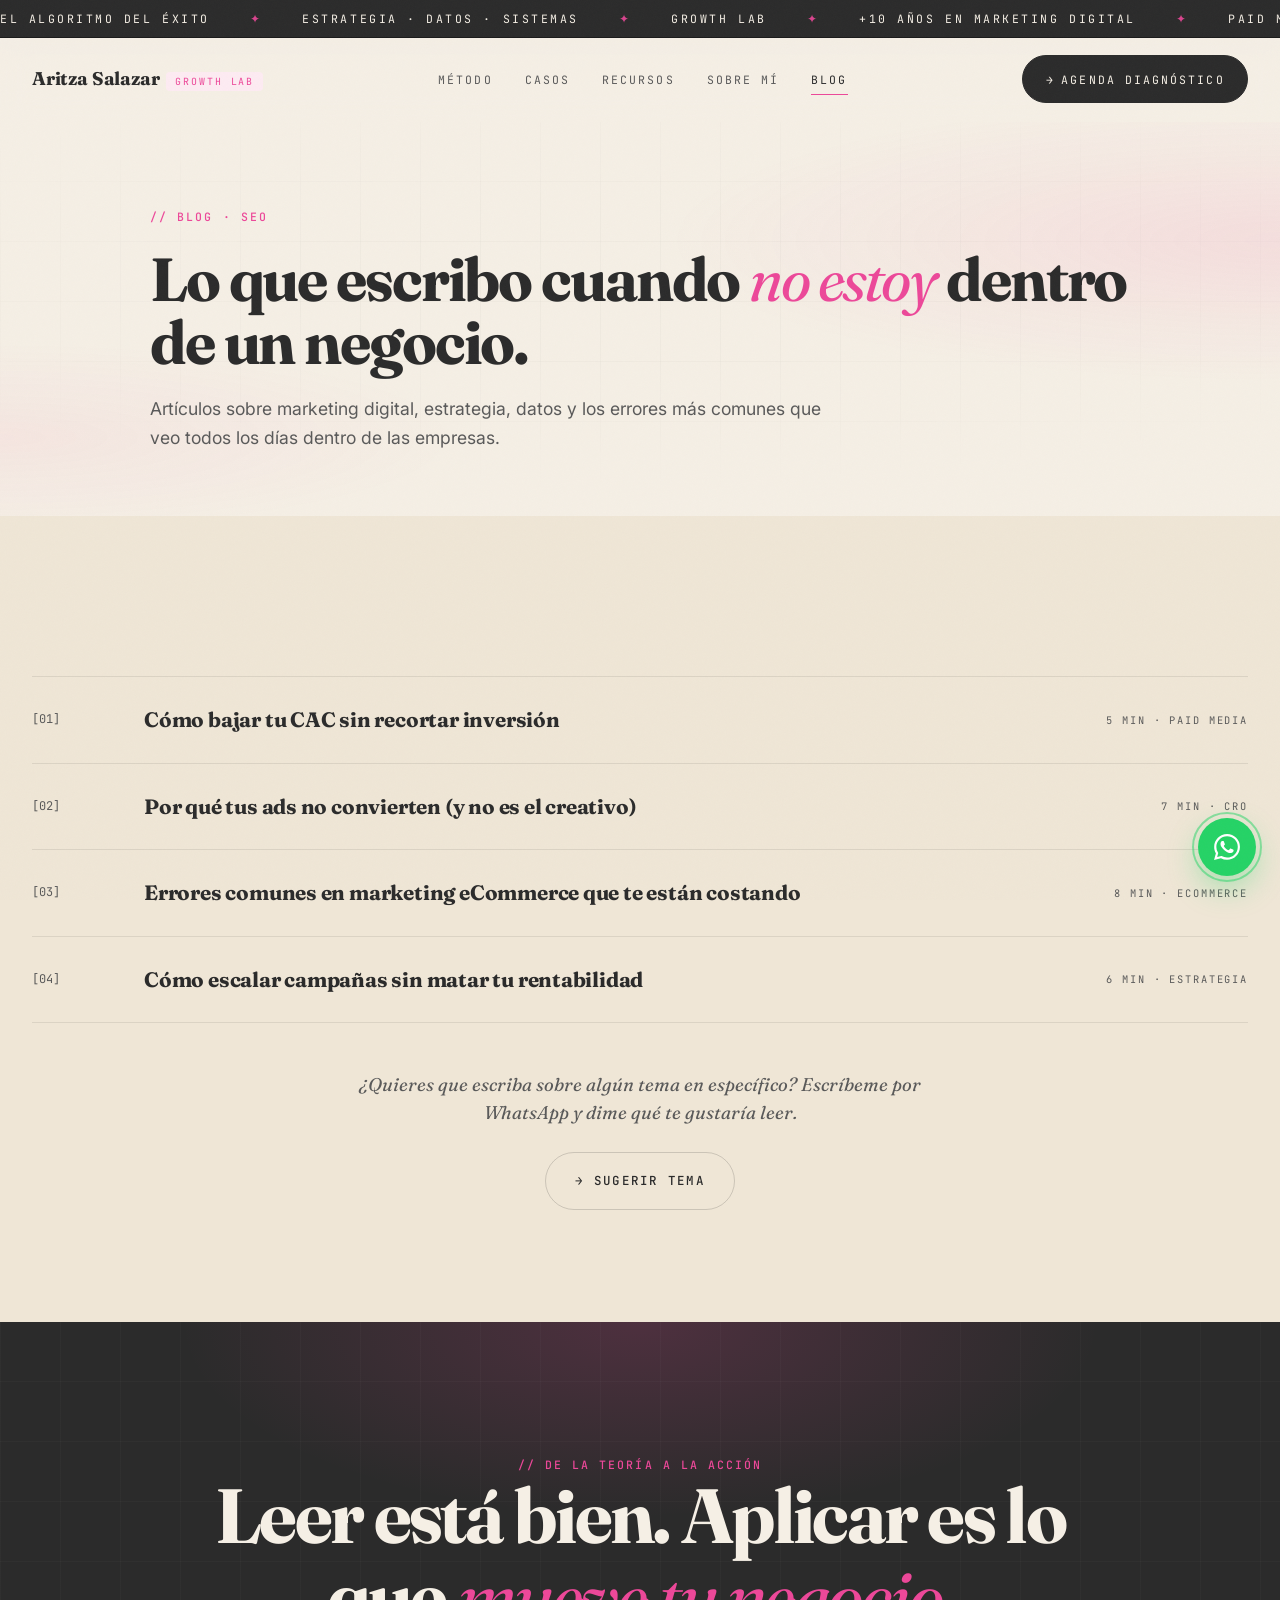
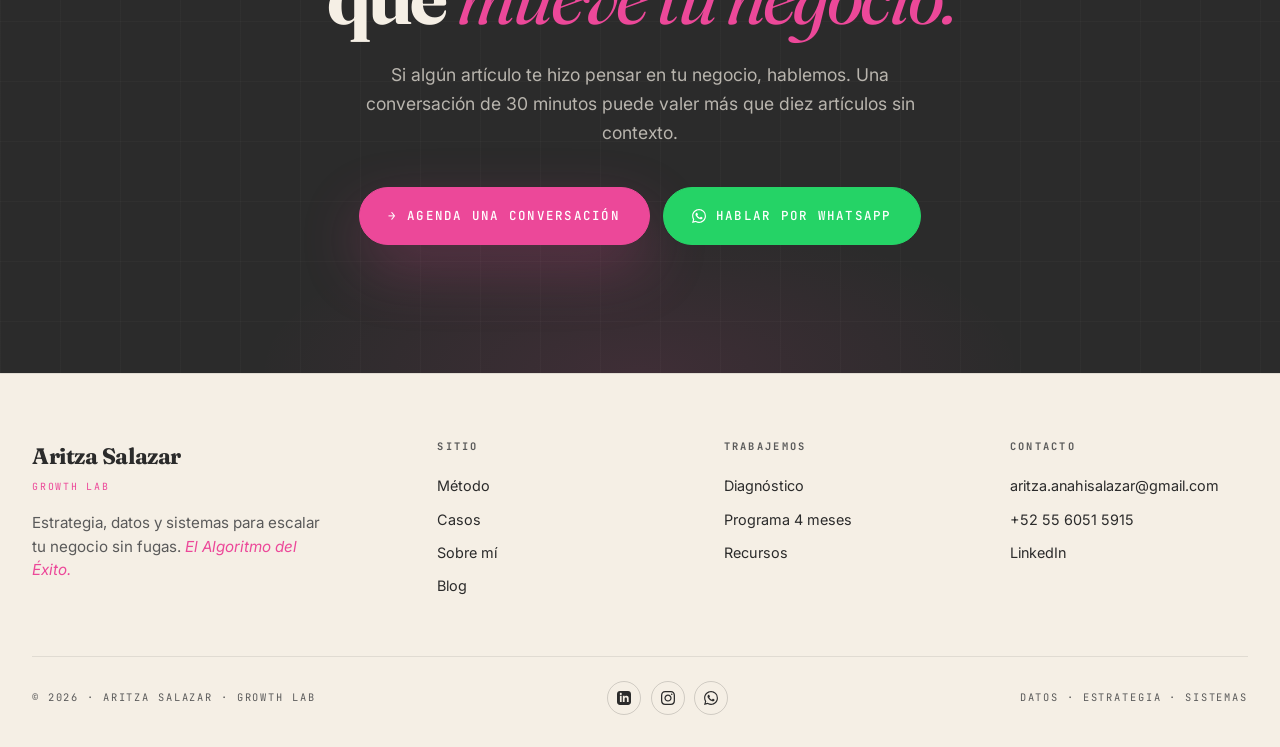
<file: blog.html>
<!DOCTYPE html>
<html lang="es">
<head>
<meta charset="UTF-8">
<meta name="viewport" content="width=device-width, initial-scale=1.0">
<meta name="description" content="Blog · Aritza Salazar — Growth Lab. Artículos sobre marketing digital, estrategia, datos y crecimiento de negocio.">
<title>Blog · Aritza Salazar — Growth Lab</title>

<link rel="preconnect" href="https://fonts.googleapis.com">
<link rel="preconnect" href="https://fonts.gstatic.com" crossorigin>
<link href="https://fonts.googleapis.com/css2?family=Fraunces:ital,opsz,wght@0,9..144,400;0,9..144,600;0,9..144,700;0,9..144,800;1,9..144,400;1,9..144,700&family=Inter:wght@300;400;500;600&family=JetBrains+Mono:wght@400;500;700&display=swap" rel="stylesheet">
<link rel="stylesheet" href="styles.css">
</head>
<body>

<div class="scroll-bar" id="scrollBar"></div>

<!-- ════════════ TICKER ════════════ -->
<div class="ticker">
    <div class="ticker-track">
        <span>El Algoritmo del Éxito</span><span class="dot">✦</span>
        <span>Estrategia · Datos · Sistemas</span><span class="dot">✦</span>
        <span>Growth Lab</span><span class="dot">✦</span>
        <span>+10 años en Marketing Digital</span><span class="dot">✦</span>
        <span>Paid Media · CRO · SEO</span><span class="dot">✦</span>
        <span>El Algoritmo del Éxito</span><span class="dot">✦</span>
        <span>Estrategia · Datos · Sistemas</span><span class="dot">✦</span>
        <span>Growth Lab</span><span class="dot">✦</span>
        <span>+10 años en Marketing Digital</span><span class="dot">✦</span>
        <span>Paid Media · CRO · SEO</span><span class="dot">✦</span>
    </div>
</div>

<!-- ════════════ NAV ════════════ -->
<nav id="nav">
    <a href="index.html" class="brand" aria-label="Inicio">
        <span><span class="brand-name">Aritza Salazar</span><span class="brand-sub">Growth Lab</span></span>
    </a>
    <div class="nav-links">
        <a href="metodo.html">Método</a>
        <a href="casos.html">Casos</a>
        <a href="recursos.html">Recursos</a>
        <a href="sobre.html">Sobre mí</a>
        <a href="blog.html" class="active">Blog</a>
    </div>
    <div style="display:flex;align-items:center;gap:0.7rem">
        <a href="https://wa.me/525560515915?text=Hola%20Aritza%2C%20me%20gustar%C3%ADa%20agendar%20un%20diagn%C3%B3stico%20estrat%C3%A9gico." target="_blank" rel="noopener" class="nav-cta">Agenda diagnóstico</a>
        <button class="menu-toggle" id="menuToggle" aria-label="Abrir menú">
            <svg width="22" height="22" viewBox="0 0 24 24" fill="none" stroke="currentColor" stroke-width="2"><path d="M3 6h18M3 12h18M3 18h18"/></svg>
        </button>
    </div>
</nav>

<div class="mobile-menu" id="mobileMenu">
    <button class="mobile-close" id="mobileClose" aria-label="Cerrar">✕</button>
    <a href="metodo.html">Método</a>
    <a href="casos.html">Casos</a>
    <a href="recursos.html">Recursos</a>
    <a href="sobre.html">Sobre mí</a>
    <a href="blog.html">Blog</a>
    <a href="https://wa.me/525560515915?text=Hola%20Aritza%2C%20me%20gustar%C3%ADa%20agendar%20un%20diagn%C3%B3stico%20estrat%C3%A9gico." target="_blank" rel="noopener" style="color:var(--pink)">Agenda diagnóstico →</a>
</div>

<!-- ════════════ PAGE HERO ════════════ -->
<section class="page-hero">
    <div class="page-hero-inner">
        <span class="eye" style="display:inline-block">// Blog · SEO</span>
        <h1>Lo que escribo cuando <em>no estoy</em> dentro de un negocio.</h1>
        <p class="lead">Artículos sobre marketing digital, estrategia, datos y los errores más comunes que veo todos los días dentro de las empresas.</p>
    </div>
</section>

<!-- ════════════ BLOG LIST ════════════ -->
<section class="s blog">
    <div class="s-inner">
        <div class="blog-list">
            <a class="blog-item rv" href="#">
                <span class="blog-num">[01]</span>
                <h4>Cómo bajar tu CAC sin recortar inversión</h4>
                <span class="read">5 min · Paid Media</span>
            </a>
            <a class="blog-item rv" href="#">
                <span class="blog-num">[02]</span>
                <h4>Por qué tus ads no convierten (y no es el creativo)</h4>
                <span class="read">7 min · CRO</span>
            </a>
            <a class="blog-item rv" href="#">
                <span class="blog-num">[03]</span>
                <h4>Errores comunes en marketing eCommerce que te están costando</h4>
                <span class="read">8 min · eCommerce</span>
            </a>
            <a class="blog-item rv" href="#">
                <span class="blog-num">[04]</span>
                <h4>Cómo escalar campañas sin matar tu rentabilidad</h4>
                <span class="read">6 min · Estrategia</span>
            </a>
            <!-- ════════════ Para añadir más artículos, copia este bloque ════════════
            <a class="blog-item rv" href="articulo-slug.html">
                <span class="blog-num">[05]</span>
                <h4>Título del artículo nuevo</h4>
                <span class="read">X min · Categoría</span>
            </a>
            -->
        </div>
        <div style="text-align:center;margin-top:3rem" class="rv">
            <p style="font-family:'Fraunces',serif;font-style:italic;font-size:1.15rem;color:var(--ink-soft);max-width:640px;margin:0 auto 1.6rem;line-height:1.5">¿Quieres que escriba sobre algún tema en específico? Escríbeme por WhatsApp y dime qué te gustaría leer.</p>
            <a href="https://wa.me/525560515915?text=Hola%20Aritza%2C%20me%20gustar%C3%ADa%20que%20escribieras%20sobre..." target="_blank" rel="noopener" class="btn btn-ghost"><span class="arr">→</span> Sugerir tema</a>
        </div>
    </div>
</section>

<!-- ════════════ CIERRE ════════════ -->
<section class="cierre">
    <div class="inner">
        <span class="eye">// De la teoría a la acción</span>
        <h2>Leer está bien. Aplicar es lo que <em>mueve tu negocio.</em></h2>
        <p>Si algún artículo te hizo pensar en tu negocio, hablemos. Una conversación de 30 minutos puede valer más que diez artículos sin contexto.</p>
        <div class="ctas">
            <a href="https://wa.me/525560515915?text=Hola%20Aritza%2C%20me%20gustar%C3%ADa%20agendar%20un%20diagn%C3%B3stico%20estrat%C3%A9gico." target="_blank" rel="noopener" class="btn btn-primary"><span class="arr">→</span> Agenda una conversación</a>
            <a href="https://wa.me/525560515915?text=Hola%20Aritza%2C%20vi%20tu%20p%C3%A1gina%20y%20quiero%20agendar%20un%20diagn%C3%B3stico%20estrat%C3%A9gico." target="_blank" rel="noopener" class="btn btn-wa">
                <svg width="14" height="14" viewBox="0 0 24 24" fill="currentColor"><path d="M17.472 14.382c-.297-.149-1.758-.867-2.03-.967-.273-.099-.471-.148-.67.15-.197.297-.767.966-.94 1.164-.173.199-.347.223-.644.075-.297-.15-1.255-.463-2.39-1.475-.883-.788-1.48-1.761-1.653-2.059-.173-.297-.018-.458.13-.606.134-.133.298-.347.446-.52.149-.174.198-.298.298-.497.099-.198.05-.371-.025-.52-.075-.149-.669-1.612-.916-2.207-.242-.579-.487-.5-.669-.51l-.57-.01c-.198 0-.52.074-.792.372s-1.04 1.016-1.04 2.479 1.065 2.876 1.213 3.074c.149.198 2.096 3.2 5.077 4.487.709.306 1.262.489 1.694.625.712.227 1.36.195 1.871.118.571-.085 1.758-.719 2.006-1.413.248-.694.248-1.289.173-1.413-.074-.124-.272-.198-.57-.347m-5.421 7.403h-.004a9.87 9.87 0 0 1-5.031-1.378l-.361-.214-3.741.982.998-3.648-.235-.374a9.86 9.86 0 0 1-1.51-5.26c.001-5.45 4.436-9.884 9.888-9.884 2.64 0 5.122 1.03 6.988 2.898a9.825 9.825 0 0 1 2.893 6.994c-.003 5.45-4.437 9.884-9.885 9.884m8.413-18.297A11.815 11.815 0 0 0 12.05 0C5.495 0 .16 5.335.157 11.892c0 2.096.547 4.142 1.588 5.945L.057 24l6.305-1.654a11.882 11.882 0 0 0 5.683 1.448h.005c6.554 0 11.89-5.335 11.893-11.893a11.821 11.821 0 0 0-3.48-8.413"/></svg>
                Hablar por WhatsApp
            </a>
        </div>
    </div>
</section>

<!-- ════════════ FOOTER ════════════ -->
<footer>
    <div class="foot-grid">
        <div>
            <div style="margin-bottom:1rem">
                <div style="font-family:'Fraunces',serif;font-weight:700;font-size:1.4rem;letter-spacing:-0.02em">Aritza Salazar</div>
                <div style="font-family:'JetBrains Mono',monospace;font-size:0.62rem;color:var(--pink);letter-spacing:0.18em;text-transform:uppercase;margin-top:0.25rem">Growth Lab</div>
            </div>
            <p class="foot-tag">Estrategia, datos y sistemas para escalar tu negocio sin fugas. <em style="color:var(--pink)">El Algoritmo del Éxito.</em></p>
        </div>
        <div class="foot-col">
            <h5>Sitio</h5>
            <a href="metodo.html">Método</a>
            <a href="casos.html">Casos</a>
            <a href="sobre.html">Sobre mí</a>
            <a href="blog.html">Blog</a>
        </div>
        <div class="foot-col">
            <h5>Trabajemos</h5>
            <a href="https://wa.me/525560515915?text=Hola%20Aritza%2C%20me%20gustar%C3%ADa%20agendar%20un%20diagn%C3%B3stico%20estrat%C3%A9gico." target="_blank" rel="noopener">Diagnóstico</a>
            <a href="https://wa.me/525560515915?text=Hola%20Aritza%2C%20me%20gustar%C3%ADa%20agendar%20un%20diagn%C3%B3stico%20estrat%C3%A9gico." target="_blank" rel="noopener">Programa 4 meses</a>
            <a href="recursos.html">Recursos</a>
        </div>
        <div class="foot-col">
            <h5>Contacto</h5>
            <a href="mailto:aritza.anahisalazar@gmail.com">aritza.anahisalazar@gmail.com</a>
            <a href="https://wa.me/525560515915" target="_blank" rel="noopener">+52 55 6051 5915</a>
            <a href="https://www.linkedin.com/in/arianahisalazar?utm_source=share_via&utm_content=profile&utm_medium=member_android" target="_blank" rel="noopener">LinkedIn</a>
        </div>
    </div>
    <div class="foot-bottom">
        <span>© 2026 · Aritza Salazar · Growth Lab</span>
        <div class="foot-social">
            <a href="https://www.linkedin.com/in/arianahisalazar?utm_source=share_via&utm_content=profile&utm_medium=member_android" target="_blank" rel="noopener" aria-label="LinkedIn"><svg width="14" height="14" viewBox="0 0 24 24" fill="currentColor"><path d="M19 0h-14c-2.761 0-5 2.239-5 5v14c0 2.761 2.239 5 5 5h14c2.762 0 5-2.239 5-5v-14c0-2.761-2.238-5-5-5zm-11 19h-3v-11h3v11zm-1.5-12.268c-.966 0-1.75-.79-1.75-1.764s.784-1.764 1.75-1.764 1.75.79 1.75 1.764-.783 1.764-1.75 1.764zm13.5 12.268h-3v-5.604c0-3.368-4-3.113-4 0v5.604h-3v-11h3v1.765c1.396-2.586 7-2.777 7 2.476v6.759z"/></svg></a>
            <a href="#" aria-label="Instagram"><svg width="14" height="14" viewBox="0 0 24 24" fill="currentColor"><path d="M12 2.163c3.204 0 3.584.012 4.85.07 3.252.148 4.771 1.691 4.919 4.919.058 1.265.069 1.645.069 4.849 0 3.205-.012 3.584-.069 4.849-.149 3.225-1.664 4.771-4.919 4.919-1.266.058-1.644.07-4.85.07-3.204 0-3.584-.012-4.849-.07-3.26-.149-4.771-1.699-4.919-4.92-.058-1.265-.07-1.644-.07-4.849 0-3.204.013-3.583.07-4.849.149-3.227 1.664-4.771 4.919-4.919 1.266-.057 1.645-.069 4.849-.069zm0-2.163c-3.259 0-3.667.014-4.947.072-4.358.2-6.78 2.618-6.98 6.98-.059 1.281-.073 1.689-.073 4.948 0 3.259.014 3.668.072 4.948.2 4.358 2.618 6.78 6.98 6.98 1.281.058 1.689.072 4.948.072 3.259 0 3.668-.014 4.948-.072 4.354-.2 6.782-2.618 6.979-6.98.059-1.28.073-1.689.073-4.948 0-3.259-.014-3.667-.072-4.947-.196-4.354-2.617-6.78-6.979-6.98-1.281-.059-1.69-.073-4.949-.073zm0 5.838c-3.403 0-6.162 2.759-6.162 6.162s2.759 6.163 6.162 6.163 6.162-2.759 6.162-6.163c0-3.403-2.759-6.162-6.162-6.162zm0 10.162c-2.209 0-4-1.79-4-4 0-2.209 1.791-4 4-4s4 1.791 4 4c0 2.21-1.791 4-4 4zm6.406-11.845c-.796 0-1.441.645-1.441 1.44s.645 1.44 1.441 1.44c.795 0 1.439-.645 1.439-1.44s-.644-1.44-1.439-1.44z"/></svg></a>
            <a href="https://wa.me/525560515915" target="_blank" aria-label="WhatsApp"><svg width="14" height="14" viewBox="0 0 24 24" fill="currentColor"><path d="M17.472 14.382c-.297-.149-1.758-.867-2.03-.967-.273-.099-.471-.148-.67.15-.197.297-.767.966-.94 1.164-.173.199-.347.223-.644.075-.297-.15-1.255-.463-2.39-1.475-.883-.788-1.48-1.761-1.653-2.059-.173-.297-.018-.458.13-.606.134-.133.298-.347.446-.52.149-.174.198-.298.298-.497.099-.198.05-.371-.025-.52-.075-.149-.669-1.612-.916-2.207-.242-.579-.487-.5-.669-.51l-.57-.01c-.198 0-.52.074-.792.372s-1.04 1.016-1.04 2.479 1.065 2.876 1.213 3.074c.149.198 2.096 3.2 5.077 4.487.709.306 1.262.489 1.694.625.712.227 1.36.195 1.871.118.571-.085 1.758-.719 2.006-1.413.248-.694.248-1.289.173-1.413-.074-.124-.272-.198-.57-.347m-5.421 7.403h-.004a9.87 9.87 0 0 1-5.031-1.378l-.361-.214-3.741.982.998-3.648-.235-.374a9.86 9.86 0 0 1-1.51-5.26c.001-5.45 4.436-9.884 9.888-9.884 2.64 0 5.122 1.03 6.988 2.898a9.825 9.825 0 0 1 2.893 6.994c-.003 5.45-4.437 9.884-9.885 9.884m8.413-18.297A11.815 11.815 0 0 0 12.05 0C5.495 0 .16 5.335.157 11.892c0 2.096.547 4.142 1.588 5.945L.057 24l6.305-1.654a11.882 11.882 0 0 0 5.683 1.448h.005c6.554 0 11.89-5.335 11.893-11.893a11.821 11.821 0 0 0-3.48-8.413"/></svg></a>
        </div>
        <span>Datos · Estrategia · Sistemas</span>
    </div>
</footer>

<!-- FAB WhatsApp -->
<a href="https://wa.me/525560515915?text=Hola%20Aritza%2C%20me%20interesa%20agendar%20un%20diagn%C3%B3stico." target="_blank" rel="noopener" class="fab" aria-label="WhatsApp directo">
    <svg width="26" height="26" viewBox="0 0 24 24" fill="currentColor"><path d="M17.472 14.382c-.297-.149-1.758-.867-2.03-.967-.273-.099-.471-.148-.67.15-.197.297-.767.966-.94 1.164-.173.199-.347.223-.644.075-.297-.15-1.255-.463-2.39-1.475-.883-.788-1.48-1.761-1.653-2.059-.173-.297-.018-.458.13-.606.134-.133.298-.347.446-.52.149-.174.198-.298.298-.497.099-.198.05-.371-.025-.52-.075-.149-.669-1.612-.916-2.207-.242-.579-.487-.5-.669-.51l-.57-.01c-.198 0-.52.074-.792.372s-1.04 1.016-1.04 2.479 1.065 2.876 1.213 3.074c.149.198 2.096 3.2 5.077 4.487.709.306 1.262.489 1.694.625.712.227 1.36.195 1.871.118.571-.085 1.758-.719 2.006-1.413.248-.694.248-1.289.173-1.413-.074-.124-.272-.198-.57-.347m-5.421 7.403h-.004a9.87 9.87 0 0 1-5.031-1.378l-.361-.214-3.741.982.998-3.648-.235-.374a9.86 9.86 0 0 1-1.51-5.26c.001-5.45 4.436-9.884 9.888-9.884 2.64 0 5.122 1.03 6.988 2.898a9.825 9.825 0 0 1 2.893 6.994c-.003 5.45-4.437 9.884-9.885 9.884m8.413-18.297A11.815 11.815 0 0 0 12.05 0C5.495 0 .16 5.335.157 11.892c0 2.096.547 4.142 1.588 5.945L.057 24l6.305-1.654a11.882 11.882 0 0 0 5.683 1.448h.005c6.554 0 11.89-5.335 11.893-11.893a11.821 11.821 0 0 0-3.48-8.413"/></svg>
</a>

<script src="script.js"></script>
</body>
</html>
</file>
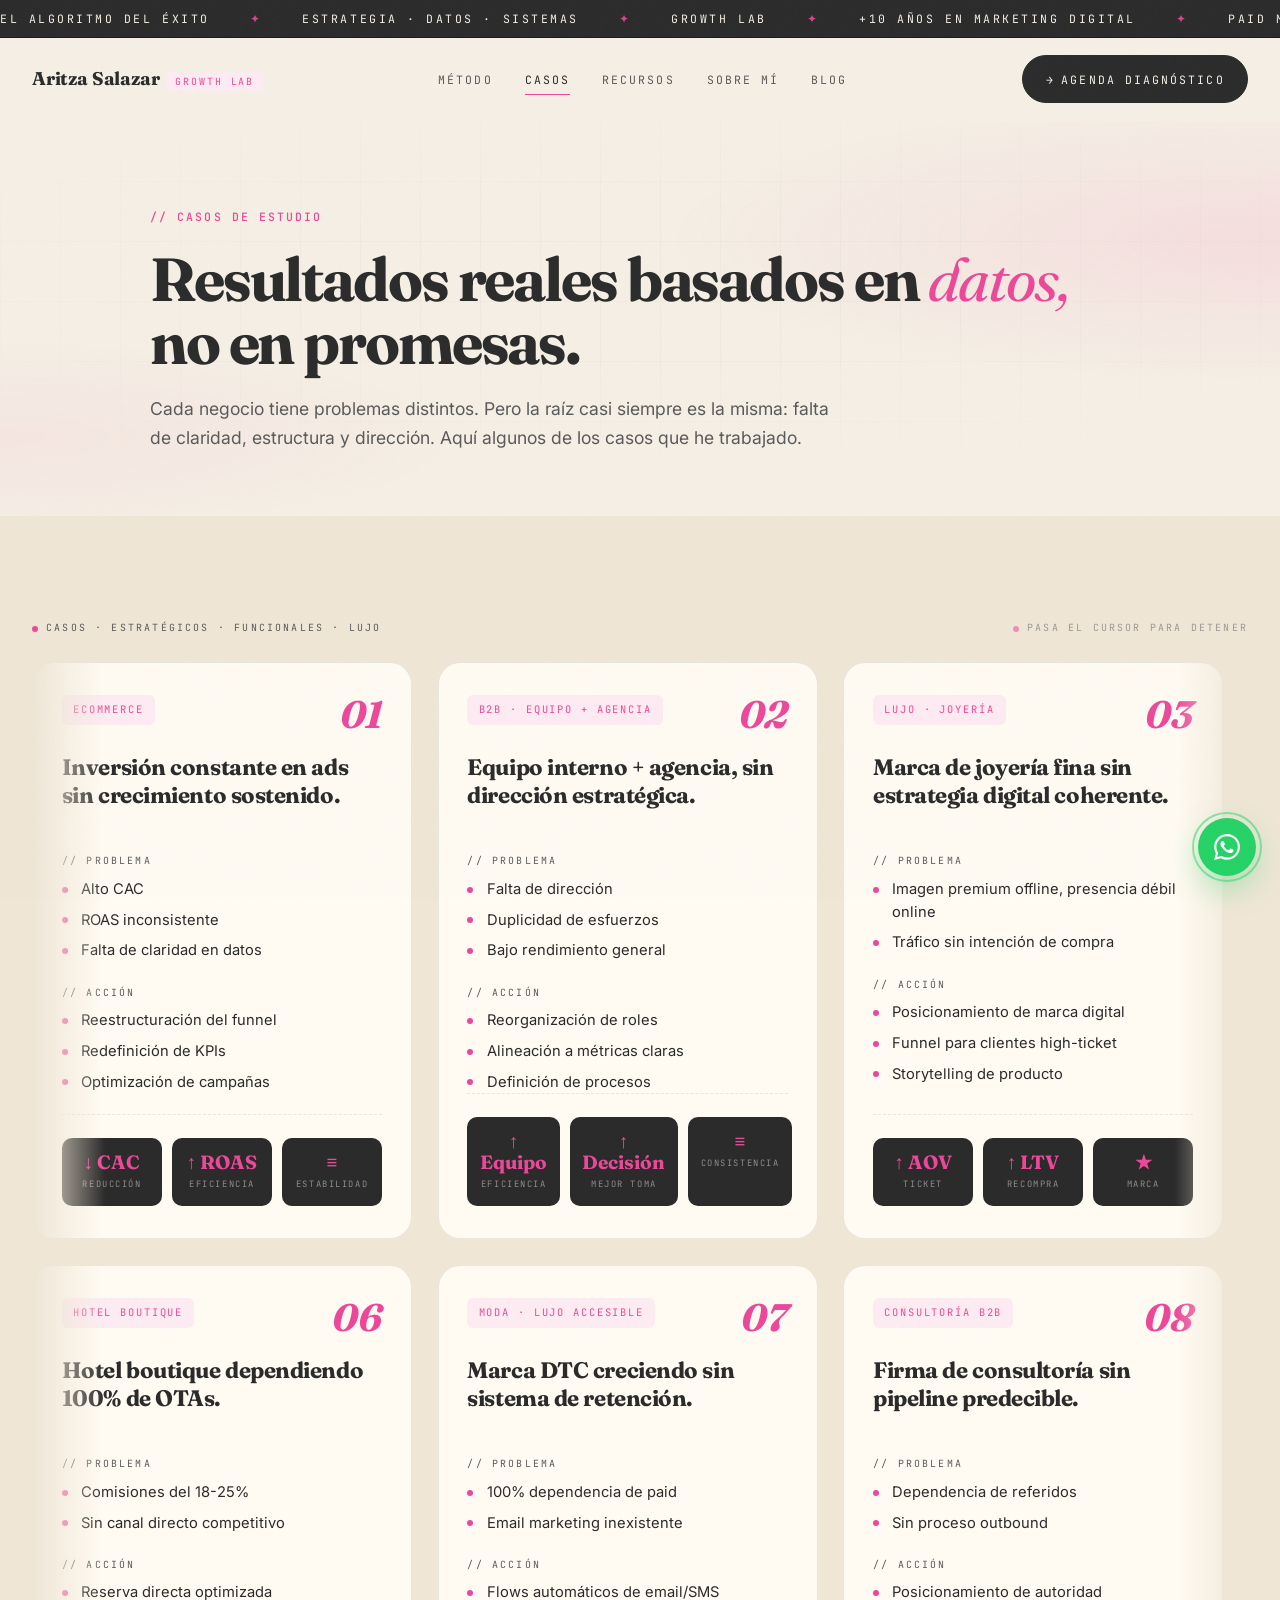
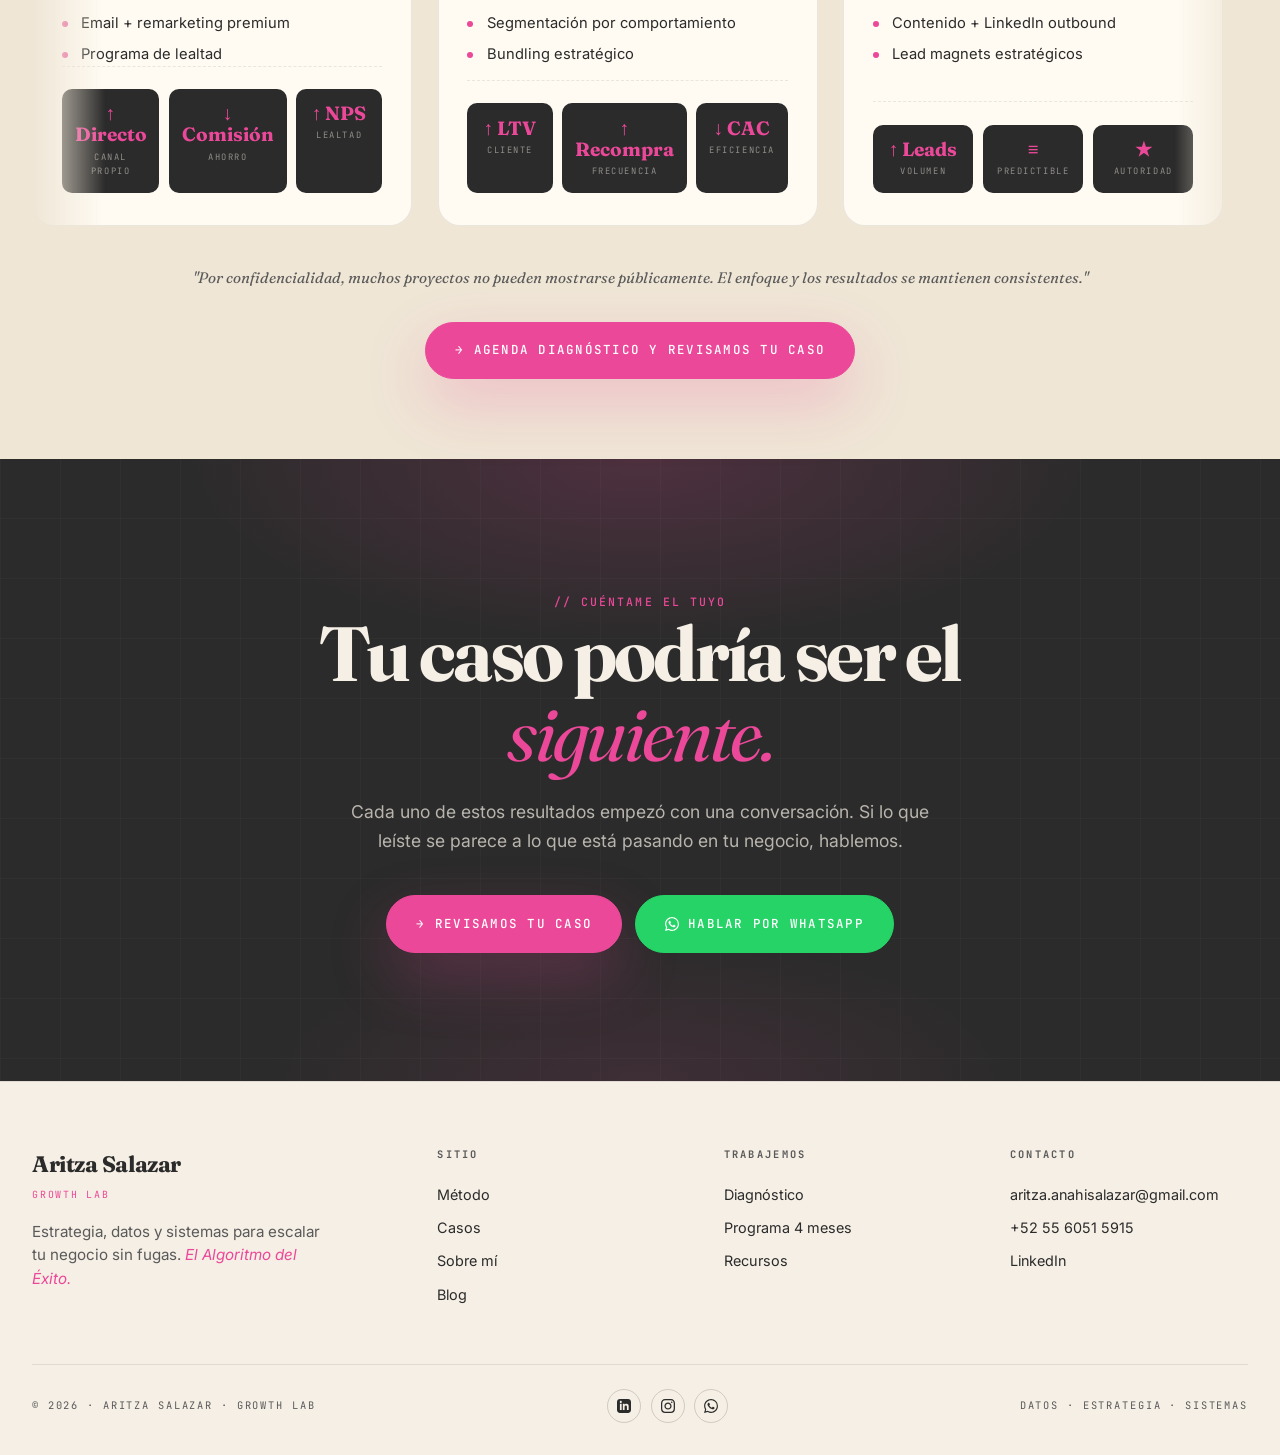
<file: casos.html>
<!DOCTYPE html>
<html lang="es">
<head>
<meta charset="UTF-8">
<meta name="viewport" content="width=device-width, initial-scale=1.0">
<meta name="description" content="Casos de estudio · Aritza Salazar — Growth Lab. Resultados reales basados en datos. eCommerce, B2B y más.">
<title>Casos de estudio · Aritza Salazar — Growth Lab</title>

<link rel="preconnect" href="https://fonts.googleapis.com">
<link rel="preconnect" href="https://fonts.gstatic.com" crossorigin>
<link href="https://fonts.googleapis.com/css2?family=Fraunces:ital,opsz,wght@0,9..144,400;0,9..144,600;0,9..144,700;0,9..144,800;1,9..144,400;1,9..144,700&family=Inter:wght@300;400;500;600&family=JetBrains+Mono:wght@400;500;700&display=swap" rel="stylesheet">
<link rel="stylesheet" href="styles.css">
</head>
<body>

<div class="scroll-bar" id="scrollBar"></div>

<!-- ════════════ TICKER ════════════ -->
<div class="ticker">
    <div class="ticker-track">
        <span>El Algoritmo del Éxito</span><span class="dot">✦</span>
        <span>Estrategia · Datos · Sistemas</span><span class="dot">✦</span>
        <span>Growth Lab</span><span class="dot">✦</span>
        <span>+10 años en Marketing Digital</span><span class="dot">✦</span>
        <span>Paid Media · CRO · SEO</span><span class="dot">✦</span>
        <span>El Algoritmo del Éxito</span><span class="dot">✦</span>
        <span>Estrategia · Datos · Sistemas</span><span class="dot">✦</span>
        <span>Growth Lab</span><span class="dot">✦</span>
        <span>+10 años en Marketing Digital</span><span class="dot">✦</span>
        <span>Paid Media · CRO · SEO</span><span class="dot">✦</span>
    </div>
</div>

<!-- ════════════ NAV ════════════ -->
<nav id="nav">
    <a href="index.html" class="brand" aria-label="Inicio">
        <span><span class="brand-name">Aritza Salazar</span><span class="brand-sub">Growth Lab</span></span>
    </a>
    <div class="nav-links">
        <a href="metodo.html">Método</a>
        <a href="casos.html" class="active">Casos</a>
        <a href="recursos.html">Recursos</a>
        <a href="sobre.html">Sobre mí</a>
        <a href="blog.html">Blog</a>
    </div>
    <div style="display:flex;align-items:center;gap:0.7rem">
        <a href="https://wa.me/525560515915?text=Hola%20Aritza%2C%20me%20gustar%C3%ADa%20agendar%20un%20diagn%C3%B3stico%20estrat%C3%A9gico." target="_blank" rel="noopener" class="nav-cta">Agenda diagnóstico</a>
        <button class="menu-toggle" id="menuToggle" aria-label="Abrir menú">
            <svg width="22" height="22" viewBox="0 0 24 24" fill="none" stroke="currentColor" stroke-width="2"><path d="M3 6h18M3 12h18M3 18h18"/></svg>
        </button>
    </div>
</nav>

<div class="mobile-menu" id="mobileMenu">
    <button class="mobile-close" id="mobileClose" aria-label="Cerrar">✕</button>
    <a href="metodo.html">Método</a>
    <a href="casos.html">Casos</a>
    <a href="recursos.html">Recursos</a>
    <a href="sobre.html">Sobre mí</a>
    <a href="blog.html">Blog</a>
    <a href="https://wa.me/525560515915?text=Hola%20Aritza%2C%20me%20gustar%C3%ADa%20agendar%20un%20diagn%C3%B3stico%20estrat%C3%A9gico." target="_blank" rel="noopener" style="color:var(--pink)">Agenda diagnóstico →</a>
</div>

<!-- ════════════ PAGE HERO ════════════ -->
<section class="page-hero">
    <div class="page-hero-inner">
        <span class="eye" style="display:inline-block">// Casos de estudio</span>
        <h1>Resultados reales basados en <em>datos,</em> no en promesas.</h1>
        <p class="lead">Cada negocio tiene problemas distintos. Pero la raíz casi siempre es la misma: falta de claridad, estructura y dirección. Aquí algunos de los casos que he trabajado.</p>
    </div>
</section>

<!-- ════════════ CASOS — DOBLE CARRUSEL DE LUJO ════════════ -->
<section class="s casos" style="padding-top:4rem;padding-bottom:5rem">
    <div class="s-inner">
        <div class="casos-eye-row rv">
            <span class="label">Casos · Estratégicos · Funcionales · Lujo</span>
            <span class="label" style="opacity:0.55">Pasa el cursor para detener</span>
        </div>
    </div>

    <!-- Cintillo superior — corre hacia la derecha -->
    <div class="casos-marquee rv">
        <div class="casos-track reverse">
            <!-- Set 1 -->
            <div class="caso">
                <div class="caso-head">
                    <span class="caso-tag">eCommerce</span>
                    <span class="caso-num">01</span>
                </div>
                <h3>Inversión constante en ads sin crecimiento sostenido.</h3>
                <div class="caso-block">
                    <div class="lbl">// Problema</div>
                    <ul><li>Alto CAC</li><li>ROAS inconsistente</li><li>Falta de claridad en datos</li></ul>
                </div>
                <div class="caso-block">
                    <div class="lbl">// Acción</div>
                    <ul><li>Reestructuración del funnel</li><li>Redefinición de KPIs</li><li>Optimización de campañas</li></ul>
                </div>
                <div class="caso-result">
                    <div class="caso-result-item"><div class="v">↓ CAC</div><div class="k">Reducción</div></div>
                    <div class="caso-result-item"><div class="v">↑ ROAS</div><div class="k">Eficiencia</div></div>
                    <div class="caso-result-item"><div class="v">≡</div><div class="k">Estabilidad</div></div>
                </div>
            </div>
            <div class="caso">
                <div class="caso-head">
                    <span class="caso-tag">B2B · Equipo + Agencia</span>
                    <span class="caso-num">02</span>
                </div>
                <h3>Equipo interno + agencia, sin dirección estratégica.</h3>
                <div class="caso-block">
                    <div class="lbl">// Problema</div>
                    <ul><li>Falta de dirección</li><li>Duplicidad de esfuerzos</li><li>Bajo rendimiento general</li></ul>
                </div>
                <div class="caso-block">
                    <div class="lbl">// Acción</div>
                    <ul><li>Reorganización de roles</li><li>Alineación a métricas claras</li><li>Definición de procesos</li></ul>
                </div>
                <div class="caso-result">
                    <div class="caso-result-item"><div class="v">↑ Equipo</div><div class="k">Eficiencia</div></div>
                    <div class="caso-result-item"><div class="v">↑ Decisión</div><div class="k">Mejor toma</div></div>
                    <div class="caso-result-item"><div class="v">≡</div><div class="k">Consistencia</div></div>
                </div>
            </div>
            <div class="caso">
                <div class="caso-head">
                    <span class="caso-tag">Lujo · Joyería</span>
                    <span class="caso-num">03</span>
                </div>
                <h3>Marca de joyería fina sin estrategia digital coherente.</h3>
                <div class="caso-block">
                    <div class="lbl">// Problema</div>
                    <ul><li>Imagen premium offline, presencia débil online</li><li>Tráfico sin intención de compra</li></ul>
                </div>
                <div class="caso-block">
                    <div class="lbl">// Acción</div>
                    <ul><li>Posicionamiento de marca digital</li><li>Funnel para clientes high-ticket</li><li>Storytelling de producto</li></ul>
                </div>
                <div class="caso-result">
                    <div class="caso-result-item"><div class="v">↑ AOV</div><div class="k">Ticket</div></div>
                    <div class="caso-result-item"><div class="v">↑ LTV</div><div class="k">Recompra</div></div>
                    <div class="caso-result-item"><div class="v">★</div><div class="k">Marca</div></div>
                </div>
            </div>
            <div class="caso">
                <div class="caso-head">
                    <span class="caso-tag">Real Estate Premium</span>
                    <span class="caso-num">04</span>
                </div>
                <h3>Desarrollos residenciales con leads caros y poco calificados.</h3>
                <div class="caso-block">
                    <div class="lbl">// Problema</div>
                    <ul><li>CPL elevado, SQL bajo</li><li>Equipo de ventas saturado de leads sin valor</li></ul>
                </div>
                <div class="caso-block">
                    <div class="lbl">// Acción</div>
                    <ul><li>Filtros de calificación pre-formulario</li><li>Tracking integrado al CRM</li><li>Audiencias por nivel socioeconómico</li></ul>
                </div>
                <div class="caso-result">
                    <div class="caso-result-item"><div class="v">↑ MQL</div><div class="k">Calidad</div></div>
                    <div class="caso-result-item"><div class="v">↓ CPL</div><div class="k">Costo</div></div>
                    <div class="caso-result-item"><div class="v">↑ Cierre</div><div class="k">Ventas</div></div>
                </div>
            </div>
            <div class="caso">
                <div class="caso-head">
                    <span class="caso-tag">SaaS B2B</span>
                    <span class="caso-num">05</span>
                </div>
                <h3>Plataforma SaaS con buen producto pero adquisición estancada.</h3>
                <div class="caso-block">
                    <div class="lbl">// Problema</div>
                    <ul><li>Funnel demasiado largo</li><li>Datos sin atribución clara</li></ul>
                </div>
                <div class="caso-block">
                    <div class="lbl">// Acción</div>
                    <ul><li>Modelo de atribución multi-touch</li><li>Optimización de demo-to-paid</li><li>Activación in-app</li></ul>
                </div>
                <div class="caso-result">
                    <div class="caso-result-item"><div class="v">↑ MRR</div><div class="k">Ingresos</div></div>
                    <div class="caso-result-item"><div class="v">↓ Churn</div><div class="k">Retención</div></div>
                    <div class="caso-result-item"><div class="v">≡</div><div class="k">Predictible</div></div>
                </div>
            </div>
            <!-- Set 2 — duplicado para loop infinito -->
            <div class="caso" aria-hidden="true">
                <div class="caso-head">
                    <span class="caso-tag">eCommerce</span>
                    <span class="caso-num">01</span>
                </div>
                <h3>Inversión constante en ads sin crecimiento sostenido.</h3>
                <div class="caso-block">
                    <div class="lbl">// Problema</div>
                    <ul><li>Alto CAC</li><li>ROAS inconsistente</li><li>Falta de claridad en datos</li></ul>
                </div>
                <div class="caso-block">
                    <div class="lbl">// Acción</div>
                    <ul><li>Reestructuración del funnel</li><li>Redefinición de KPIs</li><li>Optimización de campañas</li></ul>
                </div>
                <div class="caso-result">
                    <div class="caso-result-item"><div class="v">↓ CAC</div><div class="k">Reducción</div></div>
                    <div class="caso-result-item"><div class="v">↑ ROAS</div><div class="k">Eficiencia</div></div>
                    <div class="caso-result-item"><div class="v">≡</div><div class="k">Estabilidad</div></div>
                </div>
            </div>
            <div class="caso" aria-hidden="true">
                <div class="caso-head">
                    <span class="caso-tag">B2B · Equipo + Agencia</span>
                    <span class="caso-num">02</span>
                </div>
                <h3>Equipo interno + agencia, sin dirección estratégica.</h3>
                <div class="caso-block">
                    <div class="lbl">// Problema</div>
                    <ul><li>Falta de dirección</li><li>Duplicidad de esfuerzos</li><li>Bajo rendimiento general</li></ul>
                </div>
                <div class="caso-block">
                    <div class="lbl">// Acción</div>
                    <ul><li>Reorganización de roles</li><li>Alineación a métricas claras</li><li>Definición de procesos</li></ul>
                </div>
                <div class="caso-result">
                    <div class="caso-result-item"><div class="v">↑ Equipo</div><div class="k">Eficiencia</div></div>
                    <div class="caso-result-item"><div class="v">↑ Decisión</div><div class="k">Mejor toma</div></div>
                    <div class="caso-result-item"><div class="v">≡</div><div class="k">Consistencia</div></div>
                </div>
            </div>
            <div class="caso" aria-hidden="true">
                <div class="caso-head">
                    <span class="caso-tag">Lujo · Joyería</span>
                    <span class="caso-num">03</span>
                </div>
                <h3>Marca de joyería fina sin estrategia digital coherente.</h3>
                <div class="caso-block">
                    <div class="lbl">// Problema</div>
                    <ul><li>Imagen premium offline, presencia débil online</li><li>Tráfico sin intención de compra</li></ul>
                </div>
                <div class="caso-block">
                    <div class="lbl">// Acción</div>
                    <ul><li>Posicionamiento de marca digital</li><li>Funnel para clientes high-ticket</li><li>Storytelling de producto</li></ul>
                </div>
                <div class="caso-result">
                    <div class="caso-result-item"><div class="v">↑ AOV</div><div class="k">Ticket</div></div>
                    <div class="caso-result-item"><div class="v">↑ LTV</div><div class="k">Recompra</div></div>
                    <div class="caso-result-item"><div class="v">★</div><div class="k">Marca</div></div>
                </div>
            </div>
            <div class="caso" aria-hidden="true">
                <div class="caso-head">
                    <span class="caso-tag">Real Estate Premium</span>
                    <span class="caso-num">04</span>
                </div>
                <h3>Desarrollos residenciales con leads caros y poco calificados.</h3>
                <div class="caso-block">
                    <div class="lbl">// Problema</div>
                    <ul><li>CPL elevado, SQL bajo</li><li>Equipo de ventas saturado de leads sin valor</li></ul>
                </div>
                <div class="caso-block">
                    <div class="lbl">// Acción</div>
                    <ul><li>Filtros de calificación pre-formulario</li><li>Tracking integrado al CRM</li><li>Audiencias por nivel socioeconómico</li></ul>
                </div>
                <div class="caso-result">
                    <div class="caso-result-item"><div class="v">↑ MQL</div><div class="k">Calidad</div></div>
                    <div class="caso-result-item"><div class="v">↓ CPL</div><div class="k">Costo</div></div>
                    <div class="caso-result-item"><div class="v">↑ Cierre</div><div class="k">Ventas</div></div>
                </div>
            </div>
            <div class="caso" aria-hidden="true">
                <div class="caso-head">
                    <span class="caso-tag">SaaS B2B</span>
                    <span class="caso-num">05</span>
                </div>
                <h3>Plataforma SaaS con buen producto pero adquisición estancada.</h3>
                <div class="caso-block">
                    <div class="lbl">// Problema</div>
                    <ul><li>Funnel demasiado largo</li><li>Datos sin atribución clara</li></ul>
                </div>
                <div class="caso-block">
                    <div class="lbl">// Acción</div>
                    <ul><li>Modelo de atribución multi-touch</li><li>Optimización de demo-to-paid</li><li>Activación in-app</li></ul>
                </div>
                <div class="caso-result">
                    <div class="caso-result-item"><div class="v">↑ MRR</div><div class="k">Ingresos</div></div>
                    <div class="caso-result-item"><div class="v">↓ Churn</div><div class="k">Retención</div></div>
                    <div class="caso-result-item"><div class="v">≡</div><div class="k">Predictible</div></div>
                </div>
            </div>
        </div>
    </div>

    <!-- Cintillo inferior — corre hacia la izquierda -->
    <div class="casos-marquee rv">
        <div class="casos-track">
            <!-- Set 1 -->
            <div class="caso">
                <div class="caso-head">
                    <span class="caso-tag">Hotel boutique</span>
                    <span class="caso-num">06</span>
                </div>
                <h3>Hotel boutique dependiendo 100% de OTAs.</h3>
                <div class="caso-block">
                    <div class="lbl">// Problema</div>
                    <ul><li>Comisiones del 18-25%</li><li>Sin canal directo competitivo</li></ul>
                </div>
                <div class="caso-block">
                    <div class="lbl">// Acción</div>
                    <ul><li>Reserva directa optimizada</li><li>Email + remarketing premium</li><li>Programa de lealtad</li></ul>
                </div>
                <div class="caso-result">
                    <div class="caso-result-item"><div class="v">↑ Directo</div><div class="k">Canal propio</div></div>
                    <div class="caso-result-item"><div class="v">↓ Comisión</div><div class="k">Ahorro</div></div>
                    <div class="caso-result-item"><div class="v">↑ NPS</div><div class="k">Lealtad</div></div>
                </div>
            </div>
            <div class="caso">
                <div class="caso-head">
                    <span class="caso-tag">Moda · Lujo Accesible</span>
                    <span class="caso-num">07</span>
                </div>
                <h3>Marca DTC creciendo sin sistema de retención.</h3>
                <div class="caso-block">
                    <div class="lbl">// Problema</div>
                    <ul><li>100% dependencia de paid</li><li>Email marketing inexistente</li></ul>
                </div>
                <div class="caso-block">
                    <div class="lbl">// Acción</div>
                    <ul><li>Flows automáticos de email/SMS</li><li>Segmentación por comportamiento</li><li>Bundling estratégico</li></ul>
                </div>
                <div class="caso-result">
                    <div class="caso-result-item"><div class="v">↑ LTV</div><div class="k">Cliente</div></div>
                    <div class="caso-result-item"><div class="v">↑ Recompra</div><div class="k">Frecuencia</div></div>
                    <div class="caso-result-item"><div class="v">↓ CAC</div><div class="k">Eficiencia</div></div>
                </div>
            </div>
            <div class="caso">
                <div class="caso-head">
                    <span class="caso-tag">Consultoría B2B</span>
                    <span class="caso-num">08</span>
                </div>
                <h3>Firma de consultoría sin pipeline predecible.</h3>
                <div class="caso-block">
                    <div class="lbl">// Problema</div>
                    <ul><li>Dependencia de referidos</li><li>Sin proceso outbound</li></ul>
                </div>
                <div class="caso-block">
                    <div class="lbl">// Acción</div>
                    <ul><li>Posicionamiento de autoridad</li><li>Contenido + LinkedIn outbound</li><li>Lead magnets estratégicos</li></ul>
                </div>
                <div class="caso-result">
                    <div class="caso-result-item"><div class="v">↑ Leads</div><div class="k">Volumen</div></div>
                    <div class="caso-result-item"><div class="v">≡</div><div class="k">Predictible</div></div>
                    <div class="caso-result-item"><div class="v">★</div><div class="k">Autoridad</div></div>
                </div>
            </div>
            <div class="caso">
                <div class="caso-head">
                    <span class="caso-tag">Gastronomía Premium</span>
                    <span class="caso-num">09</span>
                </div>
                <h3>Restaurante de autor sin presencia digital escalable.</h3>
                <div class="caso-block">
                    <div class="lbl">// Problema</div>
                    <ul><li>Reservas dependientes de boca a boca</li><li>Sin estrategia de marca digital</li></ul>
                </div>
                <div class="caso-block">
                    <div class="lbl">// Acción</div>
                    <ul><li>Posicionamiento experiencial</li><li>Contenido visual de alto valor</li><li>Reservas con upsell de chef table</li></ul>
                </div>
                <div class="caso-result">
                    <div class="caso-result-item"><div class="v">↑ Reservas</div><div class="k">Demanda</div></div>
                    <div class="caso-result-item"><div class="v">↑ Ticket</div><div class="k">Mesa</div></div>
                    <div class="caso-result-item"><div class="v">★</div><div class="k">Prestigio</div></div>
                </div>
            </div>
            <div class="caso">
                <div class="caso-head">
                    <span class="caso-tag">Wellness · Estética</span>
                    <span class="caso-num">10</span>
                </div>
                <h3>Clínica estética premium con conversión web mediocre.</h3>
                <div class="caso-block">
                    <div class="lbl">// Problema</div>
                    <ul><li>Mucho tráfico, poca cita agendada</li><li>Mensaje genérico vs. competencia</li></ul>
                </div>
                <div class="caso-block">
                    <div class="lbl">// Acción</div>
                    <ul><li>Landing por procedimiento</li><li>Prueba social + casos reales</li><li>Booking integrado al embudo</li></ul>
                </div>
                <div class="caso-result">
                    <div class="caso-result-item"><div class="v">↑ Citas</div><div class="k">Booking</div></div>
                    <div class="caso-result-item"><div class="v">↑ Conv</div><div class="k">Web</div></div>
                    <div class="caso-result-item"><div class="v">↑ AOV</div><div class="k">Tratamiento</div></div>
                </div>
            </div>
            <!-- Set 2 — duplicado para loop infinito -->
            <div class="caso" aria-hidden="true">
                <div class="caso-head">
                    <span class="caso-tag">Hotel boutique</span>
                    <span class="caso-num">06</span>
                </div>
                <h3>Hotel boutique dependiendo 100% de OTAs.</h3>
                <div class="caso-block">
                    <div class="lbl">// Problema</div>
                    <ul><li>Comisiones del 18-25%</li><li>Sin canal directo competitivo</li></ul>
                </div>
                <div class="caso-block">
                    <div class="lbl">// Acción</div>
                    <ul><li>Reserva directa optimizada</li><li>Email + remarketing premium</li><li>Programa de lealtad</li></ul>
                </div>
                <div class="caso-result">
                    <div class="caso-result-item"><div class="v">↑ Directo</div><div class="k">Canal propio</div></div>
                    <div class="caso-result-item"><div class="v">↓ Comisión</div><div class="k">Ahorro</div></div>
                    <div class="caso-result-item"><div class="v">↑ NPS</div><div class="k">Lealtad</div></div>
                </div>
            </div>
            <div class="caso" aria-hidden="true">
                <div class="caso-head">
                    <span class="caso-tag">Moda · Lujo Accesible</span>
                    <span class="caso-num">07</span>
                </div>
                <h3>Marca DTC creciendo sin sistema de retención.</h3>
                <div class="caso-block">
                    <div class="lbl">// Problema</div>
                    <ul><li>100% dependencia de paid</li><li>Email marketing inexistente</li></ul>
                </div>
                <div class="caso-block">
                    <div class="lbl">// Acción</div>
                    <ul><li>Flows automáticos de email/SMS</li><li>Segmentación por comportamiento</li><li>Bundling estratégico</li></ul>
                </div>
                <div class="caso-result">
                    <div class="caso-result-item"><div class="v">↑ LTV</div><div class="k">Cliente</div></div>
                    <div class="caso-result-item"><div class="v">↑ Recompra</div><div class="k">Frecuencia</div></div>
                    <div class="caso-result-item"><div class="v">↓ CAC</div><div class="k">Eficiencia</div></div>
                </div>
            </div>
            <div class="caso" aria-hidden="true">
                <div class="caso-head">
                    <span class="caso-tag">Consultoría B2B</span>
                    <span class="caso-num">08</span>
                </div>
                <h3>Firma de consultoría sin pipeline predecible.</h3>
                <div class="caso-block">
                    <div class="lbl">// Problema</div>
                    <ul><li>Dependencia de referidos</li><li>Sin proceso outbound</li></ul>
                </div>
                <div class="caso-block">
                    <div class="lbl">// Acción</div>
                    <ul><li>Posicionamiento de autoridad</li><li>Contenido + LinkedIn outbound</li><li>Lead magnets estratégicos</li></ul>
                </div>
                <div class="caso-result">
                    <div class="caso-result-item"><div class="v">↑ Leads</div><div class="k">Volumen</div></div>
                    <div class="caso-result-item"><div class="v">≡</div><div class="k">Predictible</div></div>
                    <div class="caso-result-item"><div class="v">★</div><div class="k">Autoridad</div></div>
                </div>
            </div>
            <div class="caso" aria-hidden="true">
                <div class="caso-head">
                    <span class="caso-tag">Gastronomía Premium</span>
                    <span class="caso-num">09</span>
                </div>
                <h3>Restaurante de autor sin presencia digital escalable.</h3>
                <div class="caso-block">
                    <div class="lbl">// Problema</div>
                    <ul><li>Reservas dependientes de boca a boca</li><li>Sin estrategia de marca digital</li></ul>
                </div>
                <div class="caso-block">
                    <div class="lbl">// Acción</div>
                    <ul><li>Posicionamiento experiencial</li><li>Contenido visual de alto valor</li><li>Reservas con upsell de chef table</li></ul>
                </div>
                <div class="caso-result">
                    <div class="caso-result-item"><div class="v">↑ Reservas</div><div class="k">Demanda</div></div>
                    <div class="caso-result-item"><div class="v">↑ Ticket</div><div class="k">Mesa</div></div>
                    <div class="caso-result-item"><div class="v">★</div><div class="k">Prestigio</div></div>
                </div>
            </div>
            <div class="caso" aria-hidden="true">
                <div class="caso-head">
                    <span class="caso-tag">Wellness · Estética</span>
                    <span class="caso-num">10</span>
                </div>
                <h3>Clínica estética premium con conversión web mediocre.</h3>
                <div class="caso-block">
                    <div class="lbl">// Problema</div>
                    <ul><li>Mucho tráfico, poca cita agendada</li><li>Mensaje genérico vs. competencia</li></ul>
                </div>
                <div class="caso-block">
                    <div class="lbl">// Acción</div>
                    <ul><li>Landing por procedimiento</li><li>Prueba social + casos reales</li><li>Booking integrado al embudo</li></ul>
                </div>
                <div class="caso-result">
                    <div class="caso-result-item"><div class="v">↑ Citas</div><div class="k">Booking</div></div>
                    <div class="caso-result-item"><div class="v">↑ Conv</div><div class="k">Web</div></div>
                    <div class="caso-result-item"><div class="v">↑ AOV</div><div class="k">Tratamiento</div></div>
                </div>
            </div>
        </div>
    </div>

    <div class="s-inner">
        <p class="casos-note rv" style="margin-top:2.4rem">"Por confidencialidad, muchos proyectos no pueden mostrarse públicamente. El enfoque y los resultados se mantienen consistentes."</p>
        <div style="text-align:center;margin-top:2rem" class="rv">
            <a href="https://wa.me/525560515915?text=Hola%20Aritza%2C%20me%20gustar%C3%ADa%20agendar%20un%20diagn%C3%B3stico%20estrat%C3%A9gico." target="_blank" rel="noopener" class="btn btn-primary"><span class="arr">→</span> Agenda diagnóstico y revisamos tu caso</a>
        </div>
    </div>
</section>

<!-- ════════════ CIERRE ════════════ -->
<section class="cierre">
    <div class="inner">
        <span class="eye">// Cuéntame el tuyo</span>
        <h2>Tu caso podría ser el <em>siguiente.</em></h2>
        <p>Cada uno de estos resultados empezó con una conversación. Si lo que leíste se parece a lo que está pasando en tu negocio, hablemos.</p>
        <div class="ctas">
            <a href="https://wa.me/525560515915?text=Hola%20Aritza%2C%20me%20gustar%C3%ADa%20agendar%20un%20diagn%C3%B3stico%20estrat%C3%A9gico." target="_blank" rel="noopener" class="btn btn-primary"><span class="arr">→</span> Revisamos tu caso</a>
            <a href="https://wa.me/525560515915?text=Hola%20Aritza%2C%20vi%20tu%20p%C3%A1gina%20y%20quiero%20agendar%20un%20diagn%C3%B3stico%20estrat%C3%A9gico." target="_blank" rel="noopener" class="btn btn-wa">
                <svg width="14" height="14" viewBox="0 0 24 24" fill="currentColor"><path d="M17.472 14.382c-.297-.149-1.758-.867-2.03-.967-.273-.099-.471-.148-.67.15-.197.297-.767.966-.94 1.164-.173.199-.347.223-.644.075-.297-.15-1.255-.463-2.39-1.475-.883-.788-1.48-1.761-1.653-2.059-.173-.297-.018-.458.13-.606.134-.133.298-.347.446-.52.149-.174.198-.298.298-.497.099-.198.05-.371-.025-.52-.075-.149-.669-1.612-.916-2.207-.242-.579-.487-.5-.669-.51l-.57-.01c-.198 0-.52.074-.792.372s-1.04 1.016-1.04 2.479 1.065 2.876 1.213 3.074c.149.198 2.096 3.2 5.077 4.487.709.306 1.262.489 1.694.625.712.227 1.36.195 1.871.118.571-.085 1.758-.719 2.006-1.413.248-.694.248-1.289.173-1.413-.074-.124-.272-.198-.57-.347m-5.421 7.403h-.004a9.87 9.87 0 0 1-5.031-1.378l-.361-.214-3.741.982.998-3.648-.235-.374a9.86 9.86 0 0 1-1.51-5.26c.001-5.45 4.436-9.884 9.888-9.884 2.64 0 5.122 1.03 6.988 2.898a9.825 9.825 0 0 1 2.893 6.994c-.003 5.45-4.437 9.884-9.885 9.884m8.413-18.297A11.815 11.815 0 0 0 12.05 0C5.495 0 .16 5.335.157 11.892c0 2.096.547 4.142 1.588 5.945L.057 24l6.305-1.654a11.882 11.882 0 0 0 5.683 1.448h.005c6.554 0 11.89-5.335 11.893-11.893a11.821 11.821 0 0 0-3.48-8.413"/></svg>
                Hablar por WhatsApp
            </a>
        </div>
    </div>
</section>

<!-- ════════════ FOOTER ════════════ -->
<footer>
    <div class="foot-grid">
        <div>
            <div style="margin-bottom:1rem">
                <div style="font-family:'Fraunces',serif;font-weight:700;font-size:1.4rem;letter-spacing:-0.02em">Aritza Salazar</div>
                <div style="font-family:'JetBrains Mono',monospace;font-size:0.62rem;color:var(--pink);letter-spacing:0.18em;text-transform:uppercase;margin-top:0.25rem">Growth Lab</div>
            </div>
            <p class="foot-tag">Estrategia, datos y sistemas para escalar tu negocio sin fugas. <em style="color:var(--pink)">El Algoritmo del Éxito.</em></p>
        </div>
        <div class="foot-col">
            <h5>Sitio</h5>
            <a href="metodo.html">Método</a>
            <a href="casos.html">Casos</a>
            <a href="sobre.html">Sobre mí</a>
            <a href="blog.html">Blog</a>
        </div>
        <div class="foot-col">
            <h5>Trabajemos</h5>
            <a href="https://wa.me/525560515915?text=Hola%20Aritza%2C%20me%20gustar%C3%ADa%20agendar%20un%20diagn%C3%B3stico%20estrat%C3%A9gico." target="_blank" rel="noopener">Diagnóstico</a>
            <a href="https://wa.me/525560515915?text=Hola%20Aritza%2C%20me%20gustar%C3%ADa%20agendar%20un%20diagn%C3%B3stico%20estrat%C3%A9gico." target="_blank" rel="noopener">Programa 4 meses</a>
            <a href="recursos.html">Recursos</a>
        </div>
        <div class="foot-col">
            <h5>Contacto</h5>
            <a href="mailto:aritza.anahisalazar@gmail.com">aritza.anahisalazar@gmail.com</a>
            <a href="https://wa.me/525560515915" target="_blank" rel="noopener">+52 55 6051 5915</a>
            <a href="https://www.linkedin.com/in/arianahisalazar?utm_source=share_via&utm_content=profile&utm_medium=member_android" target="_blank" rel="noopener">LinkedIn</a>
        </div>
    </div>
    <div class="foot-bottom">
        <span>© 2026 · Aritza Salazar · Growth Lab</span>
        <div class="foot-social">
            <a href="https://www.linkedin.com/in/arianahisalazar?utm_source=share_via&utm_content=profile&utm_medium=member_android" target="_blank" rel="noopener" aria-label="LinkedIn"><svg width="14" height="14" viewBox="0 0 24 24" fill="currentColor"><path d="M19 0h-14c-2.761 0-5 2.239-5 5v14c0 2.761 2.239 5 5 5h14c2.762 0 5-2.239 5-5v-14c0-2.761-2.238-5-5-5zm-11 19h-3v-11h3v11zm-1.5-12.268c-.966 0-1.75-.79-1.75-1.764s.784-1.764 1.75-1.764 1.75.79 1.75 1.764-.783 1.764-1.75 1.764zm13.5 12.268h-3v-5.604c0-3.368-4-3.113-4 0v5.604h-3v-11h3v1.765c1.396-2.586 7-2.777 7 2.476v6.759z"/></svg></a>
            <a href="#" aria-label="Instagram"><svg width="14" height="14" viewBox="0 0 24 24" fill="currentColor"><path d="M12 2.163c3.204 0 3.584.012 4.85.07 3.252.148 4.771 1.691 4.919 4.919.058 1.265.069 1.645.069 4.849 0 3.205-.012 3.584-.069 4.849-.149 3.225-1.664 4.771-4.919 4.919-1.266.058-1.644.07-4.85.07-3.204 0-3.584-.012-4.849-.07-3.26-.149-4.771-1.699-4.919-4.92-.058-1.265-.07-1.644-.07-4.849 0-3.204.013-3.583.07-4.849.149-3.227 1.664-4.771 4.919-4.919 1.266-.057 1.645-.069 4.849-.069zm0-2.163c-3.259 0-3.667.014-4.947.072-4.358.2-6.78 2.618-6.98 6.98-.059 1.281-.073 1.689-.073 4.948 0 3.259.014 3.668.072 4.948.2 4.358 2.618 6.78 6.98 6.98 1.281.058 1.689.072 4.948.072 3.259 0 3.668-.014 4.948-.072 4.354-.2 6.782-2.618 6.979-6.98.059-1.28.073-1.689.073-4.948 0-3.259-.014-3.667-.072-4.947-.196-4.354-2.617-6.78-6.979-6.98-1.281-.059-1.69-.073-4.949-.073zm0 5.838c-3.403 0-6.162 2.759-6.162 6.162s2.759 6.163 6.162 6.163 6.162-2.759 6.162-6.163c0-3.403-2.759-6.162-6.162-6.162zm0 10.162c-2.209 0-4-1.79-4-4 0-2.209 1.791-4 4-4s4 1.791 4 4c0 2.21-1.791 4-4 4zm6.406-11.845c-.796 0-1.441.645-1.441 1.44s.645 1.44 1.441 1.44c.795 0 1.439-.645 1.439-1.44s-.644-1.44-1.439-1.44z"/></svg></a>
            <a href="https://wa.me/525560515915" target="_blank" aria-label="WhatsApp"><svg width="14" height="14" viewBox="0 0 24 24" fill="currentColor"><path d="M17.472 14.382c-.297-.149-1.758-.867-2.03-.967-.273-.099-.471-.148-.67.15-.197.297-.767.966-.94 1.164-.173.199-.347.223-.644.075-.297-.15-1.255-.463-2.39-1.475-.883-.788-1.48-1.761-1.653-2.059-.173-.297-.018-.458.13-.606.134-.133.298-.347.446-.52.149-.174.198-.298.298-.497.099-.198.05-.371-.025-.52-.075-.149-.669-1.612-.916-2.207-.242-.579-.487-.5-.669-.51l-.57-.01c-.198 0-.52.074-.792.372s-1.04 1.016-1.04 2.479 1.065 2.876 1.213 3.074c.149.198 2.096 3.2 5.077 4.487.709.306 1.262.489 1.694.625.712.227 1.36.195 1.871.118.571-.085 1.758-.719 2.006-1.413.248-.694.248-1.289.173-1.413-.074-.124-.272-.198-.57-.347m-5.421 7.403h-.004a9.87 9.87 0 0 1-5.031-1.378l-.361-.214-3.741.982.998-3.648-.235-.374a9.86 9.86 0 0 1-1.51-5.26c.001-5.45 4.436-9.884 9.888-9.884 2.64 0 5.122 1.03 6.988 2.898a9.825 9.825 0 0 1 2.893 6.994c-.003 5.45-4.437 9.884-9.885 9.884m8.413-18.297A11.815 11.815 0 0 0 12.05 0C5.495 0 .16 5.335.157 11.892c0 2.096.547 4.142 1.588 5.945L.057 24l6.305-1.654a11.882 11.882 0 0 0 5.683 1.448h.005c6.554 0 11.89-5.335 11.893-11.893a11.821 11.821 0 0 0-3.48-8.413"/></svg></a>
        </div>
        <span>Datos · Estrategia · Sistemas</span>
    </div>
</footer>

<!-- FAB WhatsApp -->
<a href="https://wa.me/525560515915?text=Hola%20Aritza%2C%20me%20interesa%20agendar%20un%20diagn%C3%B3stico." target="_blank" rel="noopener" class="fab" aria-label="WhatsApp directo">
    <svg width="26" height="26" viewBox="0 0 24 24" fill="currentColor"><path d="M17.472 14.382c-.297-.149-1.758-.867-2.03-.967-.273-.099-.471-.148-.67.15-.197.297-.767.966-.94 1.164-.173.199-.347.223-.644.075-.297-.15-1.255-.463-2.39-1.475-.883-.788-1.48-1.761-1.653-2.059-.173-.297-.018-.458.13-.606.134-.133.298-.347.446-.52.149-.174.198-.298.298-.497.099-.198.05-.371-.025-.52-.075-.149-.669-1.612-.916-2.207-.242-.579-.487-.5-.669-.51l-.57-.01c-.198 0-.52.074-.792.372s-1.04 1.016-1.04 2.479 1.065 2.876 1.213 3.074c.149.198 2.096 3.2 5.077 4.487.709.306 1.262.489 1.694.625.712.227 1.36.195 1.871.118.571-.085 1.758-.719 2.006-1.413.248-.694.248-1.289.173-1.413-.074-.124-.272-.198-.57-.347m-5.421 7.403h-.004a9.87 9.87 0 0 1-5.031-1.378l-.361-.214-3.741.982.998-3.648-.235-.374a9.86 9.86 0 0 1-1.51-5.26c.001-5.45 4.436-9.884 9.888-9.884 2.64 0 5.122 1.03 6.988 2.898a9.825 9.825 0 0 1 2.893 6.994c-.003 5.45-4.437 9.884-9.885 9.884m8.413-18.297A11.815 11.815 0 0 0 12.05 0C5.495 0 .16 5.335.157 11.892c0 2.096.547 4.142 1.588 5.945L.057 24l6.305-1.654a11.882 11.882 0 0 0 5.683 1.448h.005c6.554 0 11.89-5.335 11.893-11.893a11.821 11.821 0 0 0-3.48-8.413"/></svg>
</a>

<script src="script.js"></script>
</body>
</html>
</file>
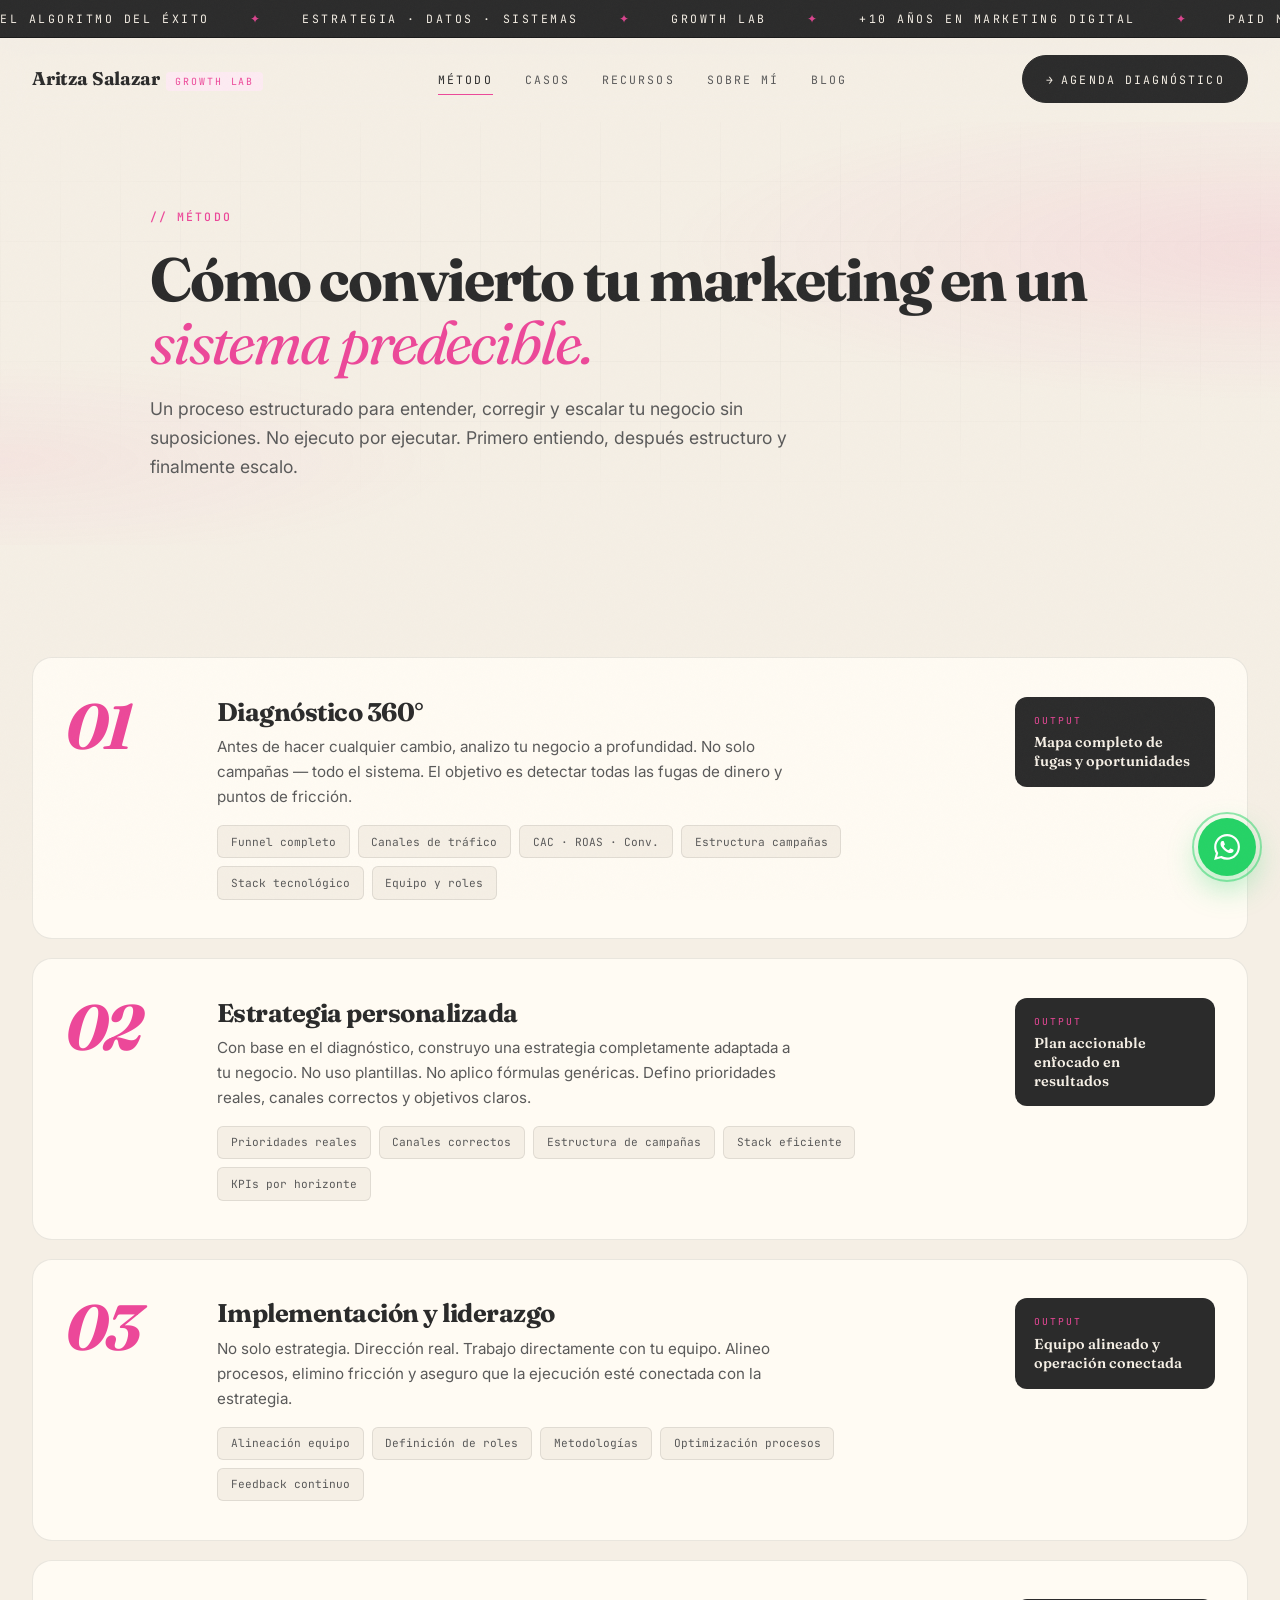
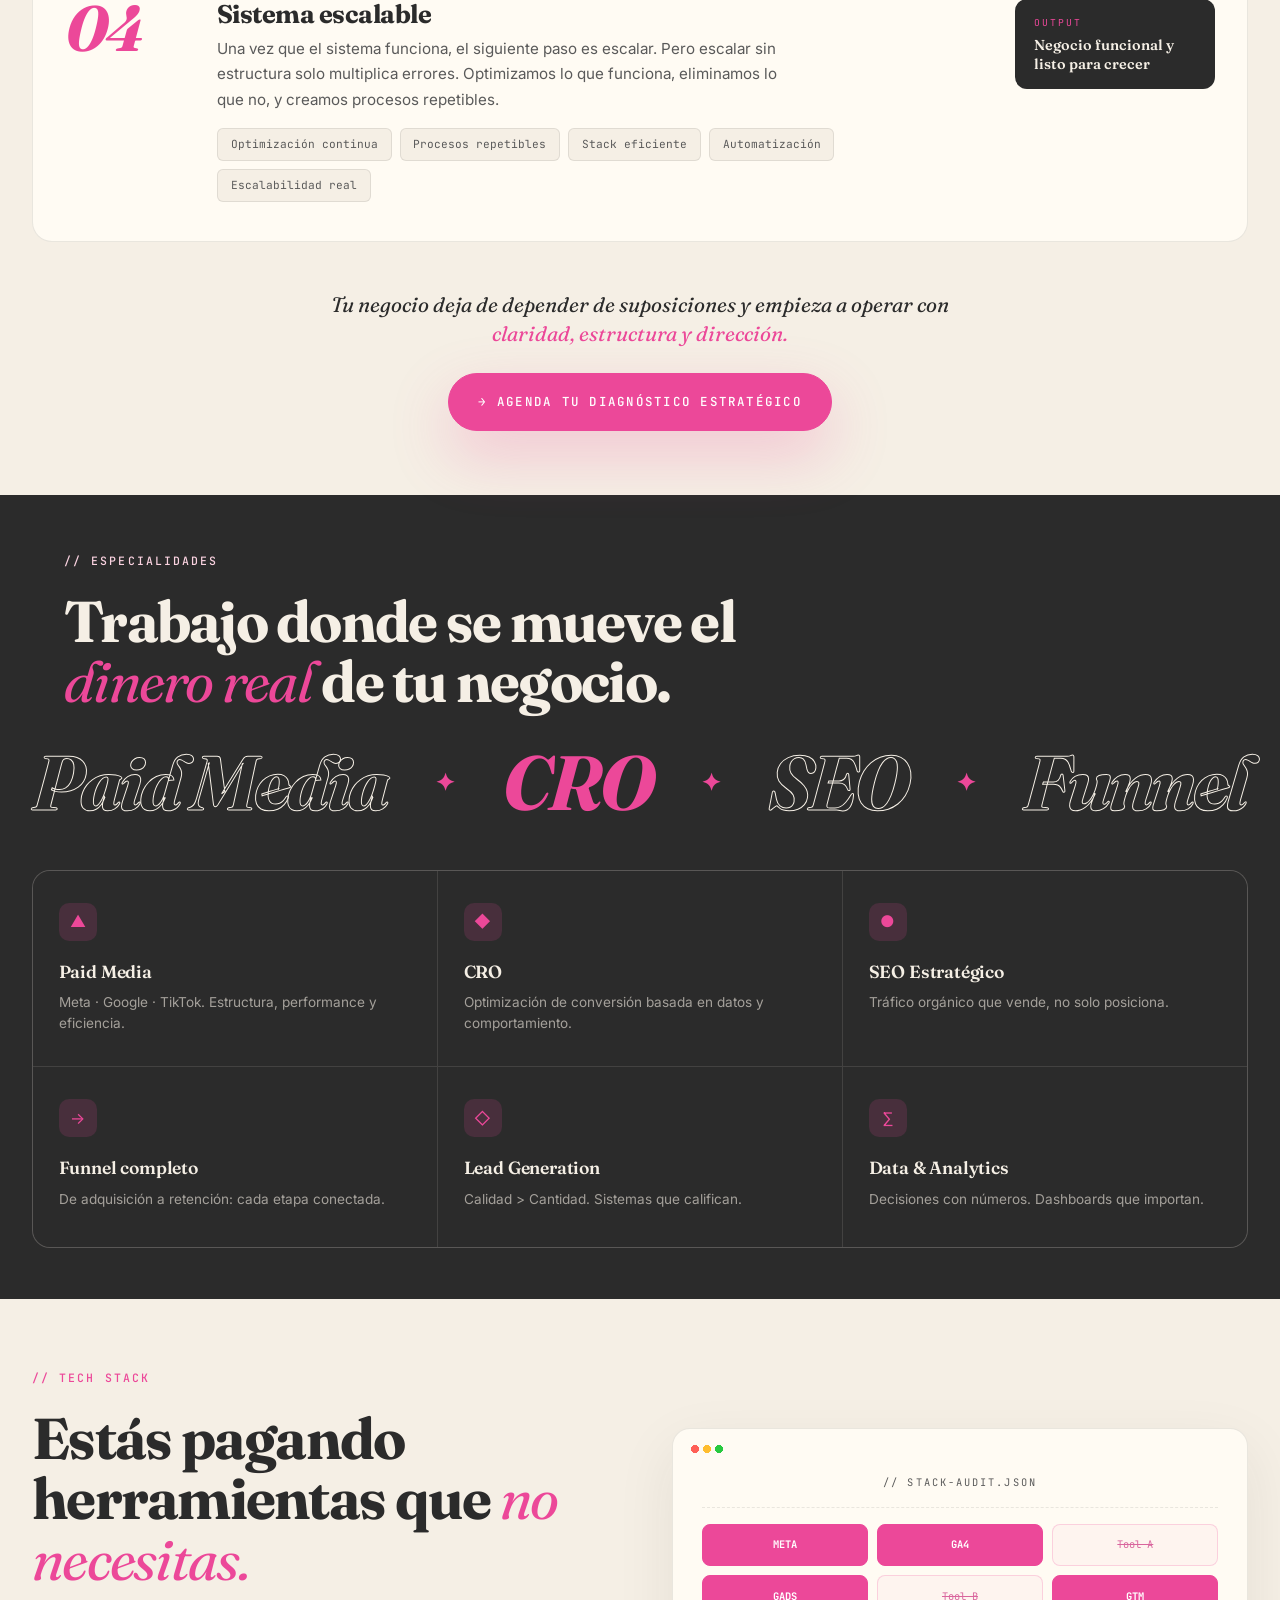
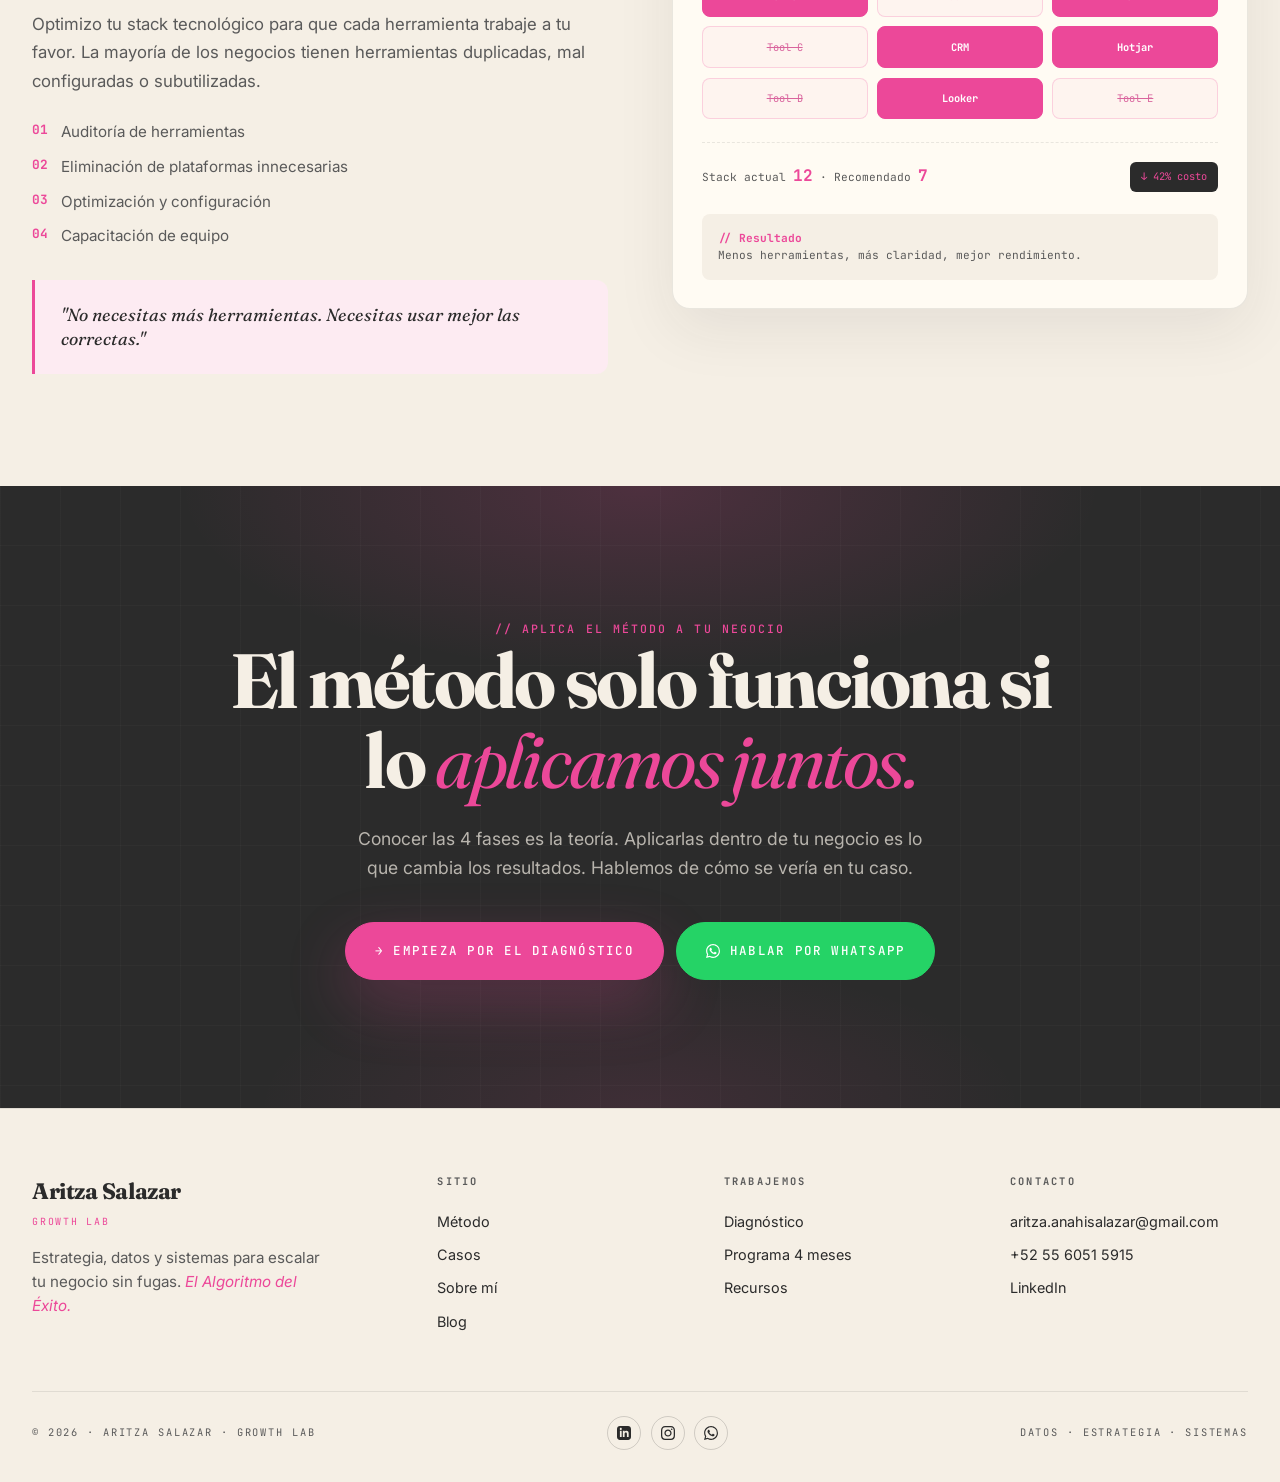
<file: metodo.html>
<!DOCTYPE html>
<html lang="es">
<head>
<meta charset="UTF-8">
<meta name="viewport" content="width=device-width, initial-scale=1.0">
<meta name="description" content="Método de Aritza Salazar — Growth Lab. Un proceso estructurado en 4 fases para entender, corregir y escalar tu negocio sin suposiciones.">
<title>Método · Aritza Salazar — Growth Lab</title>

<link rel="preconnect" href="https://fonts.googleapis.com">
<link rel="preconnect" href="https://fonts.gstatic.com" crossorigin>
<link href="https://fonts.googleapis.com/css2?family=Fraunces:ital,opsz,wght@0,9..144,400;0,9..144,600;0,9..144,700;0,9..144,800;1,9..144,400;1,9..144,700&family=Inter:wght@300;400;500;600&family=JetBrains+Mono:wght@400;500;700&display=swap" rel="stylesheet">
<link rel="stylesheet" href="styles.css">
</head>
<body>

<div class="scroll-bar" id="scrollBar"></div>

<!-- ════════════ TICKER ════════════ -->
<div class="ticker">
    <div class="ticker-track">
        <span>El Algoritmo del Éxito</span><span class="dot">✦</span>
        <span>Estrategia · Datos · Sistemas</span><span class="dot">✦</span>
        <span>Growth Lab</span><span class="dot">✦</span>
        <span>+10 años en Marketing Digital</span><span class="dot">✦</span>
        <span>Paid Media · CRO · SEO</span><span class="dot">✦</span>
        <span>El Algoritmo del Éxito</span><span class="dot">✦</span>
        <span>Estrategia · Datos · Sistemas</span><span class="dot">✦</span>
        <span>Growth Lab</span><span class="dot">✦</span>
        <span>+10 años en Marketing Digital</span><span class="dot">✦</span>
        <span>Paid Media · CRO · SEO</span><span class="dot">✦</span>
    </div>
</div>

<!-- ════════════ NAV ════════════ -->
<nav id="nav">
    <a href="index.html" class="brand" aria-label="Inicio">
        <span><span class="brand-name">Aritza Salazar</span><span class="brand-sub">Growth Lab</span></span>
    </a>
    <div class="nav-links">
        <a href="metodo.html" class="active">Método</a>
        <a href="casos.html">Casos</a>
        <a href="recursos.html">Recursos</a>
        <a href="sobre.html">Sobre mí</a>
        <a href="blog.html">Blog</a>
    </div>
    <div style="display:flex;align-items:center;gap:0.7rem">
        <a href="https://wa.me/525560515915?text=Hola%20Aritza%2C%20me%20gustar%C3%ADa%20agendar%20un%20diagn%C3%B3stico%20estrat%C3%A9gico." target="_blank" rel="noopener" class="nav-cta">Agenda diagnóstico</a>
        <button class="menu-toggle" id="menuToggle" aria-label="Abrir menú">
            <svg width="22" height="22" viewBox="0 0 24 24" fill="none" stroke="currentColor" stroke-width="2"><path d="M3 6h18M3 12h18M3 18h18"/></svg>
        </button>
    </div>
</nav>

<div class="mobile-menu" id="mobileMenu">
    <button class="mobile-close" id="mobileClose" aria-label="Cerrar">✕</button>
    <a href="metodo.html">Método</a>
    <a href="casos.html">Casos</a>
    <a href="recursos.html">Recursos</a>
    <a href="sobre.html">Sobre mí</a>
    <a href="blog.html">Blog</a>
    <a href="https://wa.me/525560515915?text=Hola%20Aritza%2C%20me%20gustar%C3%ADa%20agendar%20un%20diagn%C3%B3stico%20estrat%C3%A9gico." target="_blank" rel="noopener" style="color:var(--pink)">Agenda diagnóstico →</a>
</div>

<!-- ════════════ PAGE HERO ════════════ -->
<section class="page-hero">
    <div class="page-hero-inner">
        <span class="eye" style="display:inline-block">// Método</span>
        <h1>Cómo convierto tu marketing en un <em>sistema predecible.</em></h1>
        <p class="lead">Un proceso estructurado para entender, corregir y escalar tu negocio sin suposiciones. No ejecuto por ejecutar. Primero entiendo, después estructuro y finalmente escalo.</p>
    </div>
</section>

<!-- ════════════ MÉTODO — 4 FASES ════════════ -->
<section class="s metodo" style="padding-top:4rem;padding-bottom:4rem">
    <div class="s-inner">
        <div class="fases">
            <div class="fase rv">
                <span class="fase-num">01</span>
                <div class="fase-body">
                    <h3>Diagnóstico 360°</h3>
                    <p class="lead">Antes de hacer cualquier cambio, analizo tu negocio a profundidad. No solo campañas — todo el sistema. El objetivo es detectar todas las fugas de dinero y puntos de fricción.</p>
                    <ul class="fase-list">
                        <li>Funnel completo</li><li>Canales de tráfico</li><li>CAC · ROAS · Conv.</li><li>Estructura campañas</li><li>Stack tecnológico</li><li>Equipo y roles</li>
                    </ul>
                </div>
                <div class="fase-out">
                    <div class="lbl">Output</div>
                    <div class="val">Mapa completo de fugas y oportunidades</div>
                </div>
            </div>
            <div class="fase rv rv-d1">
                <span class="fase-num">02</span>
                <div class="fase-body">
                    <h3>Estrategia personalizada</h3>
                    <p class="lead">Con base en el diagnóstico, construyo una estrategia completamente adaptada a tu negocio. No uso plantillas. No aplico fórmulas genéricas. Defino prioridades reales, canales correctos y objetivos claros.</p>
                    <ul class="fase-list">
                        <li>Prioridades reales</li><li>Canales correctos</li><li>Estructura de campañas</li><li>Stack eficiente</li><li>KPIs por horizonte</li>
                    </ul>
                </div>
                <div class="fase-out">
                    <div class="lbl">Output</div>
                    <div class="val">Plan accionable enfocado en resultados</div>
                </div>
            </div>
            <div class="fase rv rv-d2">
                <span class="fase-num">03</span>
                <div class="fase-body">
                    <h3>Implementación y liderazgo</h3>
                    <p class="lead">No solo estrategia. Dirección real. Trabajo directamente con tu equipo. Alineo procesos, elimino fricción y aseguro que la ejecución esté conectada con la estrategia.</p>
                    <ul class="fase-list">
                        <li>Alineación equipo</li><li>Definición de roles</li><li>Metodologías</li><li>Optimización procesos</li><li>Feedback continuo</li>
                    </ul>
                </div>
                <div class="fase-out">
                    <div class="lbl">Output</div>
                    <div class="val">Equipo alineado y operación conectada</div>
                </div>
            </div>
            <div class="fase rv rv-d3">
                <span class="fase-num">04</span>
                <div class="fase-body">
                    <h3>Sistema escalable</h3>
                    <p class="lead">Una vez que el sistema funciona, el siguiente paso es escalar. Pero escalar sin estructura solo multiplica errores. Optimizamos lo que funciona, eliminamos lo que no, y creamos procesos repetibles.</p>
                    <ul class="fase-list">
                        <li>Optimización continua</li><li>Procesos repetibles</li><li>Stack eficiente</li><li>Automatización</li><li>Escalabilidad real</li>
                    </ul>
                </div>
                <div class="fase-out">
                    <div class="lbl">Output</div>
                    <div class="val">Negocio funcional y listo para crecer</div>
                </div>
            </div>
        </div>
        <div style="margin-top:3rem;text-align:center" class="rv">
            <p style="font-family:'Fraunces',serif;font-style:italic;font-size:1.3rem;color:var(--ink);max-width:700px;margin:0 auto 1.6rem;line-height:1.4">Tu negocio deja de depender de suposiciones y empieza a operar con <span style="color:var(--pink)">claridad, estructura y dirección.</span></p>
            <a href="https://wa.me/525560515915?text=Hola%20Aritza%2C%20me%20gustar%C3%ADa%20agendar%20un%20diagn%C3%B3stico%20estrat%C3%A9gico." target="_blank" rel="noopener" class="btn btn-primary"><span class="arr">→</span> Agenda tu diagnóstico estratégico</a>
        </div>
    </div>
</section>

<!-- ════════════ ESPECIALIDADES ════════════ -->
<section class="s espec" style="padding-top:3.2rem;padding-bottom:3.2rem">
    <div style="max-width:1280px;margin:0 auto;padding:0 2rem" class="rv">
        <span class="eye eye-dark">// Especialidades</span>
        <h2 class="s-h" style="color:var(--cream);margin-top:1.2rem;max-width:720px">Trabajo donde se mueve el <em>dinero real</em> de tu negocio.</h2>
    </div>
    <div class="marq">
        <span>Paid Media</span><span class="sep">✦</span>
        <span class="fill">CRO</span><span class="sep">✦</span>
        <span>SEO</span><span class="sep">✦</span>
        <span>Funnel</span><span class="sep">✦</span>
        <span class="fill">Lead Gen</span><span class="sep">✦</span>
        <span>Data &amp; Analytics</span><span class="sep">✦</span>
        <span>Paid Media</span><span class="sep">✦</span>
        <span class="fill">CRO</span><span class="sep">✦</span>
        <span>SEO</span><span class="sep">✦</span>
        <span>Funnel</span><span class="sep">✦</span>
        <span class="fill">Lead Gen</span><span class="sep">✦</span>
        <span>Data &amp; Analytics</span><span class="sep">✦</span>
    </div>
    <div class="espec-grid">
        <div class="cap"><div class="cap-ic">▲</div><h4>Paid Media</h4><p>Meta · Google · TikTok. Estructura, performance y eficiencia.</p></div>
        <div class="cap"><div class="cap-ic">◆</div><h4>CRO</h4><p>Optimización de conversión basada en datos y comportamiento.</p></div>
        <div class="cap"><div class="cap-ic">●</div><h4>SEO Estratégico</h4><p>Tráfico orgánico que vende, no solo posiciona.</p></div>
        <div class="cap"><div class="cap-ic">→</div><h4>Funnel completo</h4><p>De adquisición a retención: cada etapa conectada.</p></div>
        <div class="cap"><div class="cap-ic">◇</div><h4>Lead Generation</h4><p>Calidad &gt; Cantidad. Sistemas que califican.</p></div>
        <div class="cap"><div class="cap-ic">∑</div><h4>Data &amp; Analytics</h4><p>Decisiones con números. Dashboards que importan.</p></div>
    </div>
</section>

<!-- ════════════ HERRAMIENTAS ════════════ -->
<section class="s tools" style="padding-top:4rem">
    <div class="s-inner">
        <div class="tools-grid">
            <div class="rv">
                <span class="eye">// Tech Stack</span>
                <h2 class="s-h" style="margin-top:1.2rem">Estás pagando herramientas que <em>no necesitas.</em></h2>
                <p class="s-sub">Optimizo tu stack tecnológico para que cada herramienta trabaje a tu favor. La mayoría de los negocios tienen herramientas duplicadas, mal configuradas o subutilizadas.</p>
                <ul class="tools-list">
                    <li><span class="x">01</span> Auditoría de herramientas</li>
                    <li><span class="x">02</span> Eliminación de plataformas innecesarias</li>
                    <li><span class="x">03</span> Optimización y configuración</li>
                    <li><span class="x">04</span> Capacitación de equipo</li>
                </ul>
                <p class="tools-quote">"No necesitas más herramientas. Necesitas usar mejor las correctas."</p>
            </div>
            <div class="rv rv-d2">
                <div class="tools-frame">
                    <div class="tools-frame-head">// stack-audit.json</div>
                    <div class="tools-stack">
                        <div class="tool kp">META</div>
                        <div class="tool kp">GA4</div>
                        <div class="tool x">Tool A</div>
                        <div class="tool kp">GADS</div>
                        <div class="tool x">Tool B</div>
                        <div class="tool kp">GTM</div>
                        <div class="tool x">Tool C</div>
                        <div class="tool kp">CRM</div>
                        <div class="tool kp">Hotjar</div>
                        <div class="tool x">Tool D</div>
                        <div class="tool kp">Looker</div>
                        <div class="tool x">Tool E</div>
                    </div>
                    <div class="tools-bar">
                        <div>Stack actual <strong>12</strong> · Recomendado <strong>7</strong></div>
                        <div style="background:var(--ink);color:var(--pink);padding:0.4rem 0.7rem;border-radius:6px;font-size:0.65rem">↓ 42% costo</div>
                    </div>
                    <div style="margin-top:1.4rem;padding:1rem;background:var(--cream);border-radius:8px;font-size:0.7rem;color:var(--ink-soft);line-height:1.5">
                        <span style="color:var(--pink);font-weight:700">// Resultado</span><br>
                        Menos herramientas, más claridad, mejor rendimiento.
                    </div>
                </div>
            </div>
        </div>
    </div>
</section>

<!-- ════════════ CIERRE ════════════ -->
<section class="cierre">
    <div class="inner">
        <span class="eye">// Aplica el método a tu negocio</span>
        <h2>El método solo funciona si lo <em>aplicamos juntos.</em></h2>
        <p>Conocer las 4 fases es la teoría. Aplicarlas dentro de tu negocio es lo que cambia los resultados. Hablemos de cómo se vería en tu caso.</p>
        <div class="ctas">
            <a href="https://wa.me/525560515915?text=Hola%20Aritza%2C%20me%20gustar%C3%ADa%20agendar%20un%20diagn%C3%B3stico%20estrat%C3%A9gico." target="_blank" rel="noopener" class="btn btn-primary"><span class="arr">→</span> Empieza por el diagnóstico</a>
            <a href="https://wa.me/525560515915?text=Hola%20Aritza%2C%20vi%20tu%20p%C3%A1gina%20y%20quiero%20agendar%20un%20diagn%C3%B3stico%20estrat%C3%A9gico." target="_blank" rel="noopener" class="btn btn-wa">
                <svg width="14" height="14" viewBox="0 0 24 24" fill="currentColor"><path d="M17.472 14.382c-.297-.149-1.758-.867-2.03-.967-.273-.099-.471-.148-.67.15-.197.297-.767.966-.94 1.164-.173.199-.347.223-.644.075-.297-.15-1.255-.463-2.39-1.475-.883-.788-1.48-1.761-1.653-2.059-.173-.297-.018-.458.13-.606.134-.133.298-.347.446-.52.149-.174.198-.298.298-.497.099-.198.05-.371-.025-.52-.075-.149-.669-1.612-.916-2.207-.242-.579-.487-.5-.669-.51l-.57-.01c-.198 0-.52.074-.792.372s-1.04 1.016-1.04 2.479 1.065 2.876 1.213 3.074c.149.198 2.096 3.2 5.077 4.487.709.306 1.262.489 1.694.625.712.227 1.36.195 1.871.118.571-.085 1.758-.719 2.006-1.413.248-.694.248-1.289.173-1.413-.074-.124-.272-.198-.57-.347m-5.421 7.403h-.004a9.87 9.87 0 0 1-5.031-1.378l-.361-.214-3.741.982.998-3.648-.235-.374a9.86 9.86 0 0 1-1.51-5.26c.001-5.45 4.436-9.884 9.888-9.884 2.64 0 5.122 1.03 6.988 2.898a9.825 9.825 0 0 1 2.893 6.994c-.003 5.45-4.437 9.884-9.885 9.884m8.413-18.297A11.815 11.815 0 0 0 12.05 0C5.495 0 .16 5.335.157 11.892c0 2.096.547 4.142 1.588 5.945L.057 24l6.305-1.654a11.882 11.882 0 0 0 5.683 1.448h.005c6.554 0 11.89-5.335 11.893-11.893a11.821 11.821 0 0 0-3.48-8.413"/></svg>
                Hablar por WhatsApp
            </a>
        </div>
    </div>
</section>

<!-- ════════════ FOOTER ════════════ -->
<footer>
    <div class="foot-grid">
        <div>
            <div style="margin-bottom:1rem">
                <div style="font-family:'Fraunces',serif;font-weight:700;font-size:1.4rem;letter-spacing:-0.02em">Aritza Salazar</div>
                <div style="font-family:'JetBrains Mono',monospace;font-size:0.62rem;color:var(--pink);letter-spacing:0.18em;text-transform:uppercase;margin-top:0.25rem">Growth Lab</div>
            </div>
            <p class="foot-tag">Estrategia, datos y sistemas para escalar tu negocio sin fugas. <em style="color:var(--pink)">El Algoritmo del Éxito.</em></p>
        </div>
        <div class="foot-col">
            <h5>Sitio</h5>
            <a href="metodo.html">Método</a>
            <a href="casos.html">Casos</a>
            <a href="sobre.html">Sobre mí</a>
            <a href="blog.html">Blog</a>
        </div>
        <div class="foot-col">
            <h5>Trabajemos</h5>
            <a href="https://wa.me/525560515915?text=Hola%20Aritza%2C%20me%20gustar%C3%ADa%20agendar%20un%20diagn%C3%B3stico%20estrat%C3%A9gico." target="_blank" rel="noopener">Diagnóstico</a>
            <a href="https://wa.me/525560515915?text=Hola%20Aritza%2C%20me%20gustar%C3%ADa%20agendar%20un%20diagn%C3%B3stico%20estrat%C3%A9gico." target="_blank" rel="noopener">Programa 4 meses</a>
            <a href="recursos.html">Recursos</a>
        </div>
        <div class="foot-col">
            <h5>Contacto</h5>
            <a href="mailto:aritza.anahisalazar@gmail.com">aritza.anahisalazar@gmail.com</a>
            <a href="https://wa.me/525560515915" target="_blank" rel="noopener">+52 55 6051 5915</a>
            <a href="https://www.linkedin.com/in/arianahisalazar?utm_source=share_via&utm_content=profile&utm_medium=member_android" target="_blank" rel="noopener">LinkedIn</a>
        </div>
    </div>
    <div class="foot-bottom">
        <span>© 2026 · Aritza Salazar · Growth Lab</span>
        <div class="foot-social">
            <a href="https://www.linkedin.com/in/arianahisalazar?utm_source=share_via&utm_content=profile&utm_medium=member_android" target="_blank" rel="noopener" aria-label="LinkedIn"><svg width="14" height="14" viewBox="0 0 24 24" fill="currentColor"><path d="M19 0h-14c-2.761 0-5 2.239-5 5v14c0 2.761 2.239 5 5 5h14c2.762 0 5-2.239 5-5v-14c0-2.761-2.238-5-5-5zm-11 19h-3v-11h3v11zm-1.5-12.268c-.966 0-1.75-.79-1.75-1.764s.784-1.764 1.75-1.764 1.75.79 1.75 1.764-.783 1.764-1.75 1.764zm13.5 12.268h-3v-5.604c0-3.368-4-3.113-4 0v5.604h-3v-11h3v1.765c1.396-2.586 7-2.777 7 2.476v6.759z"/></svg></a>
            <a href="#" aria-label="Instagram"><svg width="14" height="14" viewBox="0 0 24 24" fill="currentColor"><path d="M12 2.163c3.204 0 3.584.012 4.85.07 3.252.148 4.771 1.691 4.919 4.919.058 1.265.069 1.645.069 4.849 0 3.205-.012 3.584-.069 4.849-.149 3.225-1.664 4.771-4.919 4.919-1.266.058-1.644.07-4.85.07-3.204 0-3.584-.012-4.849-.07-3.26-.149-4.771-1.699-4.919-4.92-.058-1.265-.07-1.644-.07-4.849 0-3.204.013-3.583.07-4.849.149-3.227 1.664-4.771 4.919-4.919 1.266-.057 1.645-.069 4.849-.069zm0-2.163c-3.259 0-3.667.014-4.947.072-4.358.2-6.78 2.618-6.98 6.98-.059 1.281-.073 1.689-.073 4.948 0 3.259.014 3.668.072 4.948.2 4.358 2.618 6.78 6.98 6.98 1.281.058 1.689.072 4.948.072 3.259 0 3.668-.014 4.948-.072 4.354-.2 6.782-2.618 6.979-6.98.059-1.28.073-1.689.073-4.948 0-3.259-.014-3.667-.072-4.947-.196-4.354-2.617-6.78-6.979-6.98-1.281-.059-1.69-.073-4.949-.073zm0 5.838c-3.403 0-6.162 2.759-6.162 6.162s2.759 6.163 6.162 6.163 6.162-2.759 6.162-6.163c0-3.403-2.759-6.162-6.162-6.162zm0 10.162c-2.209 0-4-1.79-4-4 0-2.209 1.791-4 4-4s4 1.791 4 4c0 2.21-1.791 4-4 4zm6.406-11.845c-.796 0-1.441.645-1.441 1.44s.645 1.44 1.441 1.44c.795 0 1.439-.645 1.439-1.44s-.644-1.44-1.439-1.44z"/></svg></a>
            <a href="https://wa.me/525560515915" target="_blank" aria-label="WhatsApp"><svg width="14" height="14" viewBox="0 0 24 24" fill="currentColor"><path d="M17.472 14.382c-.297-.149-1.758-.867-2.03-.967-.273-.099-.471-.148-.67.15-.197.297-.767.966-.94 1.164-.173.199-.347.223-.644.075-.297-.15-1.255-.463-2.39-1.475-.883-.788-1.48-1.761-1.653-2.059-.173-.297-.018-.458.13-.606.134-.133.298-.347.446-.52.149-.174.198-.298.298-.497.099-.198.05-.371-.025-.52-.075-.149-.669-1.612-.916-2.207-.242-.579-.487-.5-.669-.51l-.57-.01c-.198 0-.52.074-.792.372s-1.04 1.016-1.04 2.479 1.065 2.876 1.213 3.074c.149.198 2.096 3.2 5.077 4.487.709.306 1.262.489 1.694.625.712.227 1.36.195 1.871.118.571-.085 1.758-.719 2.006-1.413.248-.694.248-1.289.173-1.413-.074-.124-.272-.198-.57-.347m-5.421 7.403h-.004a9.87 9.87 0 0 1-5.031-1.378l-.361-.214-3.741.982.998-3.648-.235-.374a9.86 9.86 0 0 1-1.51-5.26c.001-5.45 4.436-9.884 9.888-9.884 2.64 0 5.122 1.03 6.988 2.898a9.825 9.825 0 0 1 2.893 6.994c-.003 5.45-4.437 9.884-9.885 9.884m8.413-18.297A11.815 11.815 0 0 0 12.05 0C5.495 0 .16 5.335.157 11.892c0 2.096.547 4.142 1.588 5.945L.057 24l6.305-1.654a11.882 11.882 0 0 0 5.683 1.448h.005c6.554 0 11.89-5.335 11.893-11.893a11.821 11.821 0 0 0-3.48-8.413"/></svg></a>
        </div>
        <span>Datos · Estrategia · Sistemas</span>
    </div>
</footer>

<!-- FAB WhatsApp -->
<a href="https://wa.me/525560515915?text=Hola%20Aritza%2C%20me%20interesa%20agendar%20un%20diagn%C3%B3stico." target="_blank" rel="noopener" class="fab" aria-label="WhatsApp directo">
    <svg width="26" height="26" viewBox="0 0 24 24" fill="currentColor"><path d="M17.472 14.382c-.297-.149-1.758-.867-2.03-.967-.273-.099-.471-.148-.67.15-.197.297-.767.966-.94 1.164-.173.199-.347.223-.644.075-.297-.15-1.255-.463-2.39-1.475-.883-.788-1.48-1.761-1.653-2.059-.173-.297-.018-.458.13-.606.134-.133.298-.347.446-.52.149-.174.198-.298.298-.497.099-.198.05-.371-.025-.52-.075-.149-.669-1.612-.916-2.207-.242-.579-.487-.5-.669-.51l-.57-.01c-.198 0-.52.074-.792.372s-1.04 1.016-1.04 2.479 1.065 2.876 1.213 3.074c.149.198 2.096 3.2 5.077 4.487.709.306 1.262.489 1.694.625.712.227 1.36.195 1.871.118.571-.085 1.758-.719 2.006-1.413.248-.694.248-1.289.173-1.413-.074-.124-.272-.198-.57-.347m-5.421 7.403h-.004a9.87 9.87 0 0 1-5.031-1.378l-.361-.214-3.741.982.998-3.648-.235-.374a9.86 9.86 0 0 1-1.51-5.26c.001-5.45 4.436-9.884 9.888-9.884 2.64 0 5.122 1.03 6.988 2.898a9.825 9.825 0 0 1 2.893 6.994c-.003 5.45-4.437 9.884-9.885 9.884m8.413-18.297A11.815 11.815 0 0 0 12.05 0C5.495 0 .16 5.335.157 11.892c0 2.096.547 4.142 1.588 5.945L.057 24l6.305-1.654a11.882 11.882 0 0 0 5.683 1.448h.005c6.554 0 11.89-5.335 11.893-11.893a11.821 11.821 0 0 0-3.48-8.413"/></svg>
</a>

<script src="script.js"></script>
</body>
</html>
</file>
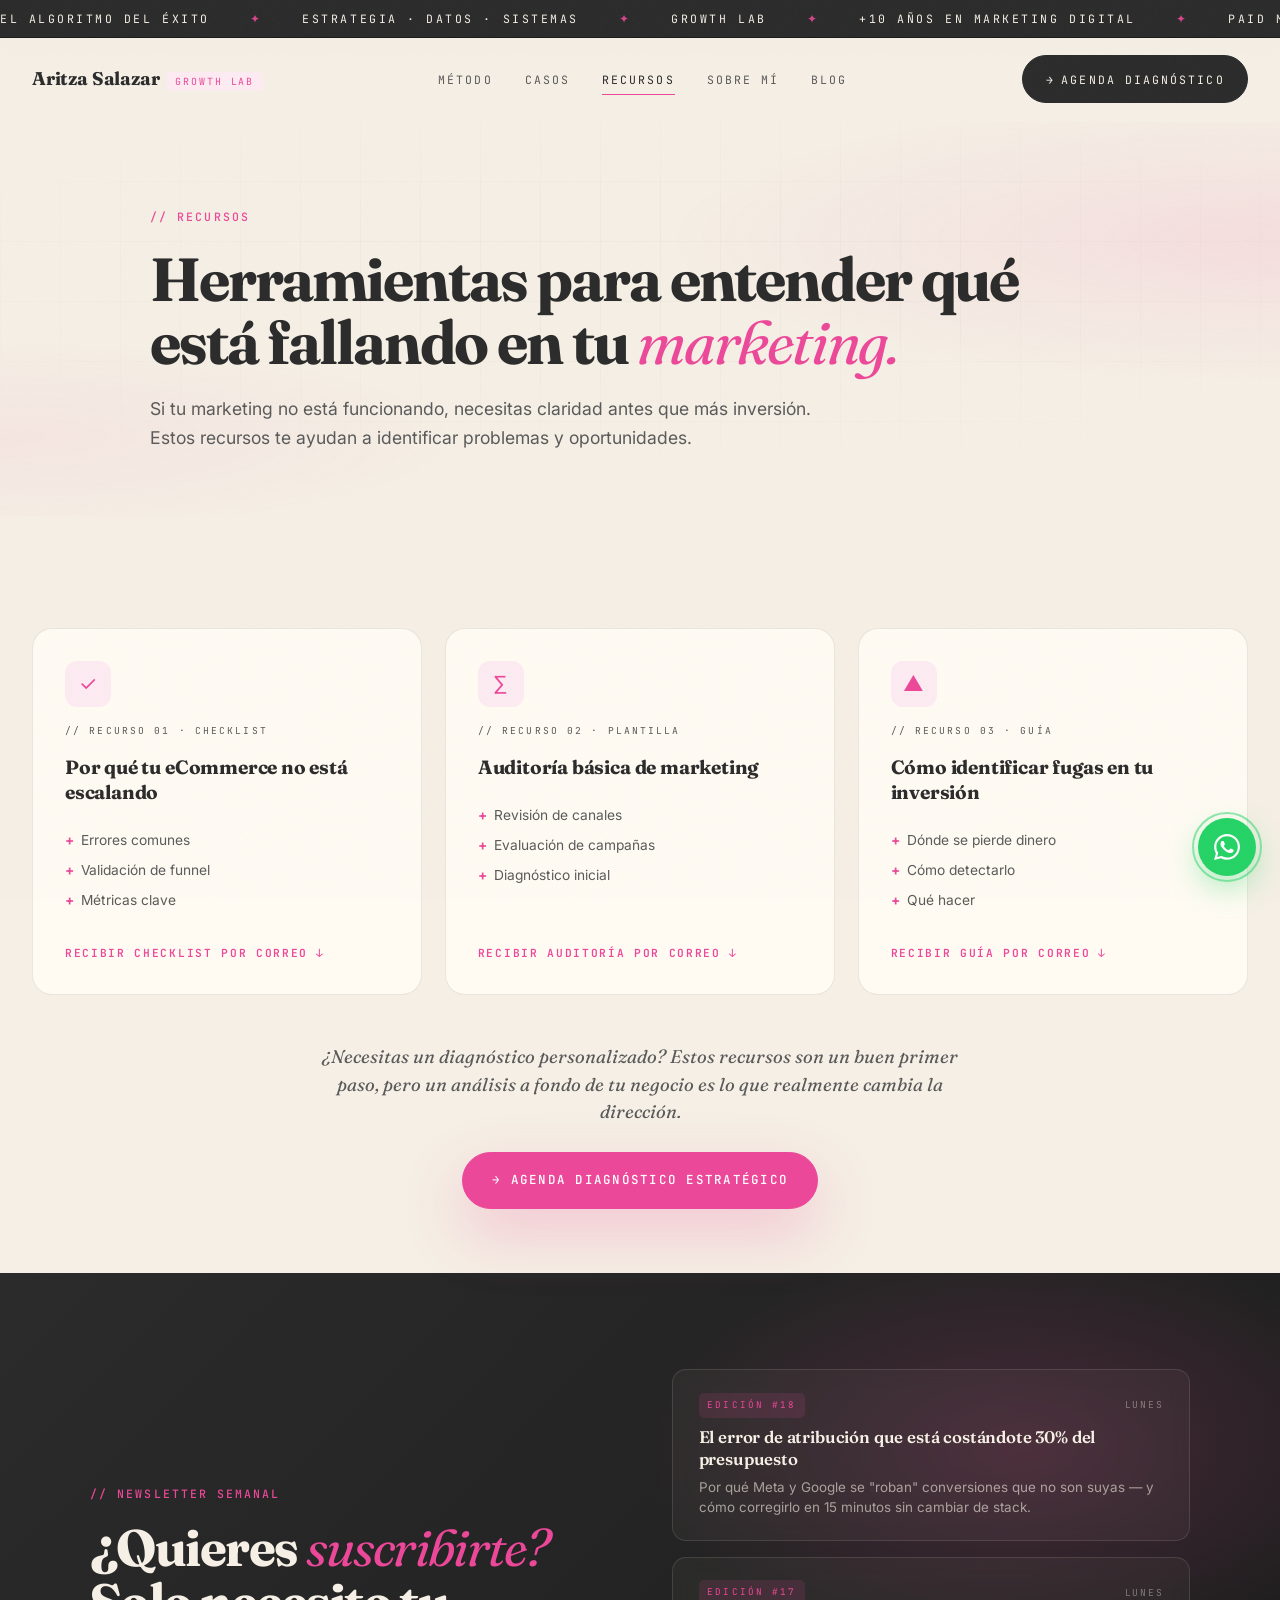
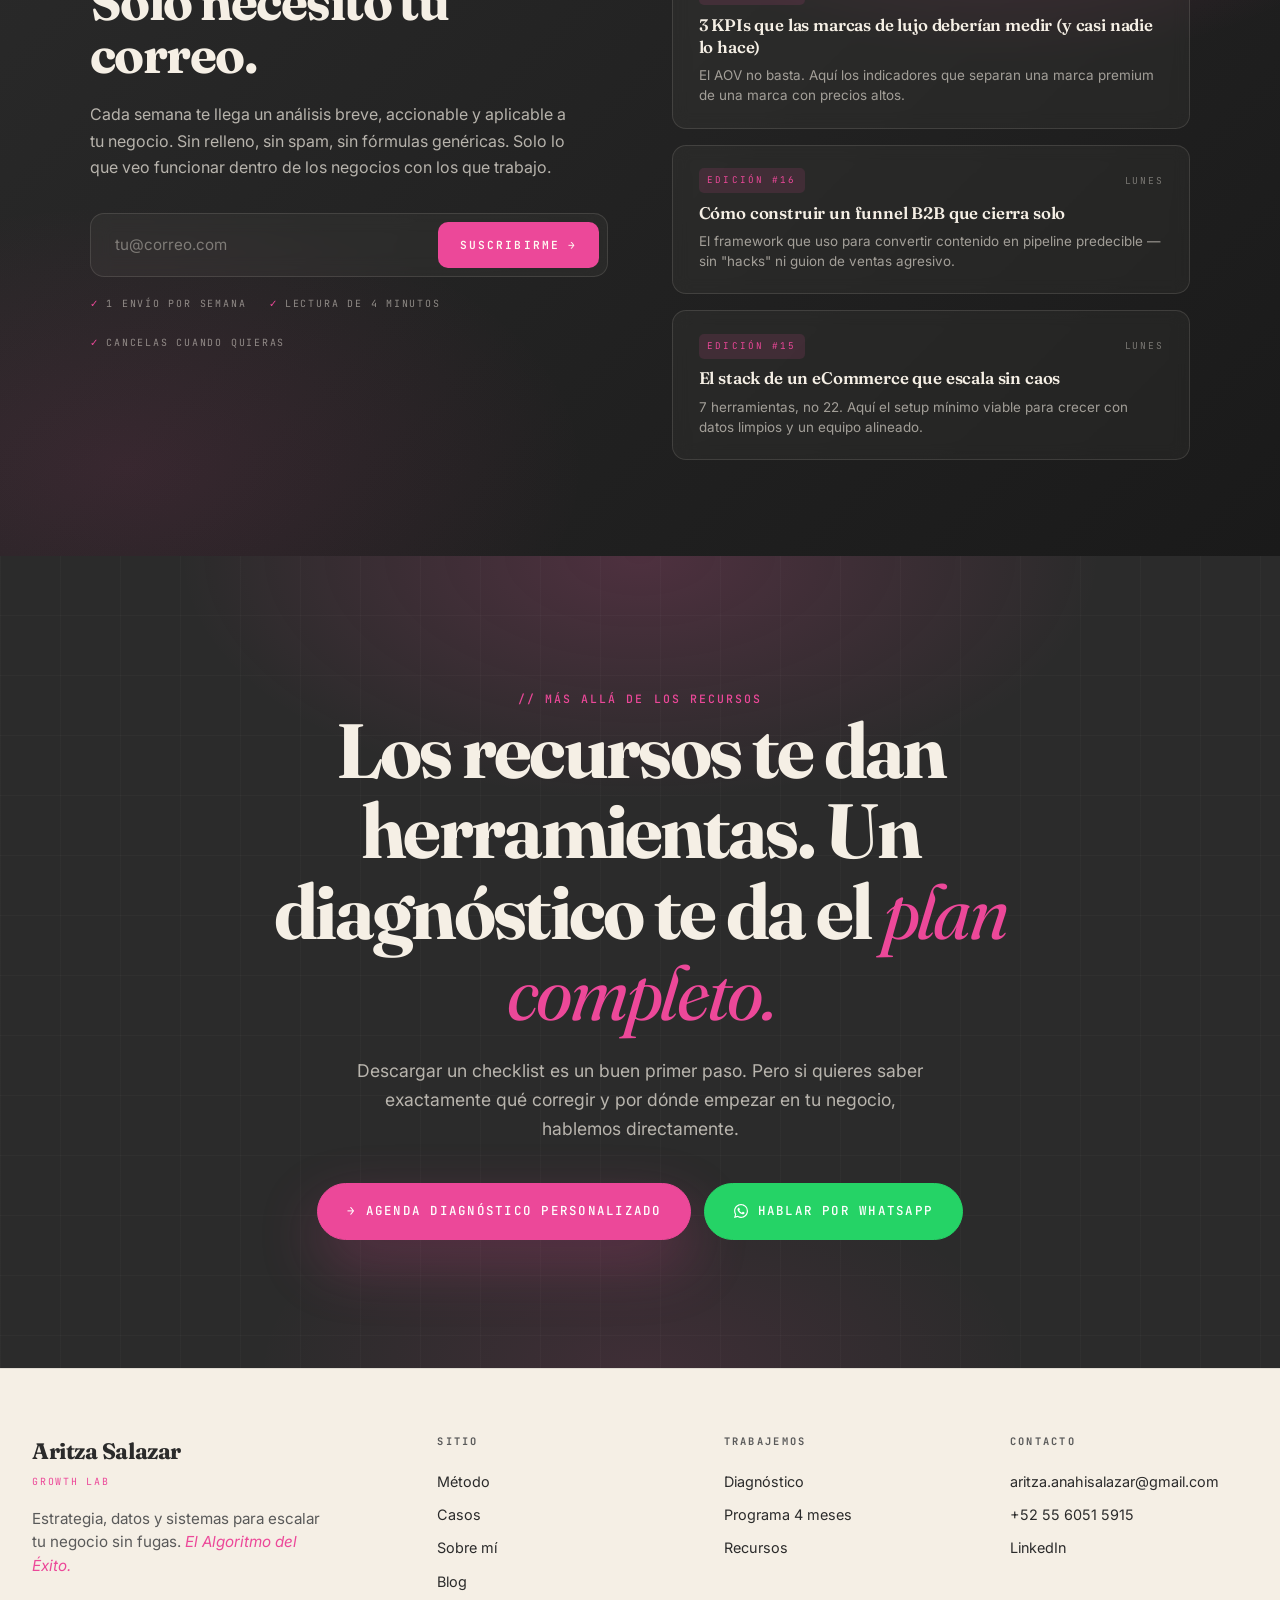
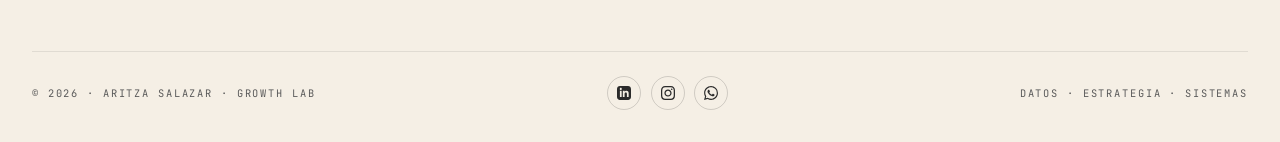
<file: recursos.html>
<!DOCTYPE html>
<html lang="es">
<head>
<meta charset="UTF-8">
<meta name="viewport" content="width=device-width, initial-scale=1.0">
<meta name="description" content="Recursos · Aritza Salazar — Growth Lab. Checklists, plantillas y guías para entender qué está fallando en tu marketing.">
<title>Recursos · Aritza Salazar — Growth Lab</title>

<link rel="preconnect" href="https://fonts.googleapis.com">
<link rel="preconnect" href="https://fonts.gstatic.com" crossorigin>
<link href="https://fonts.googleapis.com/css2?family=Fraunces:ital,opsz,wght@0,9..144,400;0,9..144,600;0,9..144,700;0,9..144,800;1,9..144,400;1,9..144,700&family=Inter:wght@300;400;500;600&family=JetBrains+Mono:wght@400;500;700&display=swap" rel="stylesheet">
<link rel="stylesheet" href="styles.css">
</head>
<body>

<div class="scroll-bar" id="scrollBar"></div>

<!-- ════════════ TICKER ════════════ -->
<div class="ticker">
    <div class="ticker-track">
        <span>El Algoritmo del Éxito</span><span class="dot">✦</span>
        <span>Estrategia · Datos · Sistemas</span><span class="dot">✦</span>
        <span>Growth Lab</span><span class="dot">✦</span>
        <span>+10 años en Marketing Digital</span><span class="dot">✦</span>
        <span>Paid Media · CRO · SEO</span><span class="dot">✦</span>
        <span>El Algoritmo del Éxito</span><span class="dot">✦</span>
        <span>Estrategia · Datos · Sistemas</span><span class="dot">✦</span>
        <span>Growth Lab</span><span class="dot">✦</span>
        <span>+10 años en Marketing Digital</span><span class="dot">✦</span>
        <span>Paid Media · CRO · SEO</span><span class="dot">✦</span>
    </div>
</div>

<!-- ════════════ NAV ════════════ -->
<nav id="nav">
    <a href="index.html" class="brand" aria-label="Inicio">
        <span><span class="brand-name">Aritza Salazar</span><span class="brand-sub">Growth Lab</span></span>
    </a>
    <div class="nav-links">
        <a href="metodo.html">Método</a>
        <a href="casos.html">Casos</a>
        <a href="recursos.html" class="active">Recursos</a>
        <a href="sobre.html">Sobre mí</a>
        <a href="blog.html">Blog</a>
    </div>
    <div style="display:flex;align-items:center;gap:0.7rem">
        <a href="https://wa.me/525560515915?text=Hola%20Aritza%2C%20me%20gustar%C3%ADa%20agendar%20un%20diagn%C3%B3stico%20estrat%C3%A9gico." target="_blank" rel="noopener" class="nav-cta">Agenda diagnóstico</a>
        <button class="menu-toggle" id="menuToggle" aria-label="Abrir menú">
            <svg width="22" height="22" viewBox="0 0 24 24" fill="none" stroke="currentColor" stroke-width="2"><path d="M3 6h18M3 12h18M3 18h18"/></svg>
        </button>
    </div>
</nav>

<div class="mobile-menu" id="mobileMenu">
    <button class="mobile-close" id="mobileClose" aria-label="Cerrar">✕</button>
    <a href="metodo.html">Método</a>
    <a href="casos.html">Casos</a>
    <a href="recursos.html">Recursos</a>
    <a href="sobre.html">Sobre mí</a>
    <a href="blog.html">Blog</a>
    <a href="https://wa.me/525560515915?text=Hola%20Aritza%2C%20me%20gustar%C3%ADa%20agendar%20un%20diagn%C3%B3stico%20estrat%C3%A9gico." target="_blank" rel="noopener" style="color:var(--pink)">Agenda diagnóstico →</a>
</div>

<!-- ════════════ PAGE HERO ════════════ -->
<section class="page-hero">
    <div class="page-hero-inner">
        <span class="eye" style="display:inline-block">// Recursos</span>
        <h1>Herramientas para entender qué está fallando en tu <em>marketing.</em></h1>
        <p class="lead">Si tu marketing no está funcionando, necesitas claridad antes que más inversión. Estos recursos te ayudan a identificar problemas y oportunidades.</p>
    </div>
</section>

<!-- ════════════ RECURSOS ════════════ -->
<section class="s recursos" style="padding-top:4rem;padding-bottom:4rem">
    <div class="s-inner">
        <div class="recursos-grid">
            <div class="recurso rv">
                <div class="recurso-ic">✓</div>
                <span class="recurso-tag">// Recurso 01 · Checklist</span>
                <h3>Por qué tu eCommerce no está escalando</h3>
                <ul>
                    <li>Errores comunes</li>
                    <li>Validación de funnel</li>
                    <li>Métricas clave</li>
                </ul>
                <a href="#" class="recurso-cta">Recibir checklist por correo</a>
            </div>
            <div class="recurso rv rv-d1">
                <div class="recurso-ic">∑</div>
                <span class="recurso-tag">// Recurso 02 · Plantilla</span>
                <h3>Auditoría básica de marketing</h3>
                <ul>
                    <li>Revisión de canales</li>
                    <li>Evaluación de campañas</li>
                    <li>Diagnóstico inicial</li>
                </ul>
                <a href="#" class="recurso-cta">Recibir auditoría por correo</a>
            </div>
            <div class="recurso rv rv-d2">
                <div class="recurso-ic">▲</div>
                <span class="recurso-tag">// Recurso 03 · Guía</span>
                <h3>Cómo identificar fugas en tu inversión</h3>
                <ul>
                    <li>Dónde se pierde dinero</li>
                    <li>Cómo detectarlo</li>
                    <li>Qué hacer</li>
                </ul>
                <a href="#" class="recurso-cta">Recibir guía por correo</a>
            </div>
            <!-- ════════════ Para añadir más recursos, copia este bloque y modifica ════════════
            <div class="recurso rv">
                <div class="recurso-ic">◆</div>
                <span class="recurso-tag">// Recurso 04 · Tipo</span>
                <h3>Título del nuevo recurso</h3>
                <ul>
                    <li>Punto 1</li>
                    <li>Punto 2</li>
                    <li>Punto 3</li>
                </ul>
                <a href="#" class="recurso-cta">Descargar recurso</a>
            </div>
            -->
        </div>
        <div style="text-align:center;margin-top:3rem" class="rv">
            <p style="font-family:'Fraunces',serif;font-style:italic;font-size:1.15rem;color:var(--ink-soft);max-width:640px;margin:0 auto 1.6rem;line-height:1.5">¿Necesitas un diagnóstico personalizado? Estos recursos son un buen primer paso, pero un análisis a fondo de tu negocio es lo que realmente cambia la dirección.</p>
            <a href="https://wa.me/525560515915?text=Hola%20Aritza%2C%20me%20gustar%C3%ADa%20agendar%20un%20diagn%C3%B3stico%20estrat%C3%A9gico." target="_blank" rel="noopener" class="btn btn-primary"><span class="arr">→</span> Agenda diagnóstico estratégico</a>
        </div>
    </div>
</section>

<!-- ════════════ NEWSLETTER · SUSCRIPCIÓN ════════════ -->
<section class="newsletter" id="suscribirme">
    <div class="newsletter-inner">
        <div class="newsletter-left rv">
            <span class="eye">// Newsletter semanal</span>
            <h2>¿Quieres <em>suscribirte?</em><br>Solo necesito tu correo.</h2>
            <p class="newsletter-sub">Cada semana te llega un análisis breve, accionable y aplicable a tu negocio. Sin relleno, sin spam, sin fórmulas genéricas. Solo lo que veo funcionar dentro de los negocios con los que trabajo.</p>
            <form class="newsletter-form" id="nlForm" novalidate>
                <input type="email" name="email" placeholder="tu@correo.com" required autocomplete="email" aria-label="Correo electrónico">
                <button type="submit">
                    <span>Suscribirme</span>
                    <span aria-hidden="true">→</span>
                </button>
            </form>
            <div class="newsletter-meta">
                <span>1 envío por semana</span>
                <span>Lectura de 4 minutos</span>
                <span>Cancelas cuando quieras</span>
            </div>
            <p id="nlOk" style="display:none;margin-top:1rem;font-family:'JetBrains Mono',monospace;font-size:0.7rem;letter-spacing:0.18em;text-transform:uppercase;color:var(--pink)">✓ Listo — bienvenida al Growth Lab.</p>
        </div>
        <div class="newsletter-right rv rv-d2">
            <article class="nl-preview">
                <div class="meta">
                    <span class="tag">Edición #18</span>
                    <span class="date">Lunes</span>
                </div>
                <h4>El error de atribución que está costándote 30% del presupuesto</h4>
                <p>Por qué Meta y Google se "roban" conversiones que no son suyas — y cómo corregirlo en 15 minutos sin cambiar de stack.</p>
            </article>
            <article class="nl-preview">
                <div class="meta">
                    <span class="tag">Edición #17</span>
                    <span class="date">Lunes</span>
                </div>
                <h4>3 KPIs que las marcas de lujo deberían medir (y casi nadie lo hace)</h4>
                <p>El AOV no basta. Aquí los indicadores que separan una marca premium de una marca con precios altos.</p>
            </article>
            <article class="nl-preview">
                <div class="meta">
                    <span class="tag">Edición #16</span>
                    <span class="date">Lunes</span>
                </div>
                <h4>Cómo construir un funnel B2B que cierra solo</h4>
                <p>El framework que uso para convertir contenido en pipeline predecible — sin "hacks" ni guion de ventas agresivo.</p>
            </article>
            <article class="nl-preview">
                <div class="meta">
                    <span class="tag">Edición #15</span>
                    <span class="date">Lunes</span>
                </div>
                <h4>El stack de un eCommerce que escala sin caos</h4>
                <p>7 herramientas, no 22. Aquí el setup mínimo viable para crecer con datos limpios y un equipo alineado.</p>
            </article>
        </div>
    </div>
</section>

<!-- ════════════ CIERRE ════════════ -->
<section class="cierre">
    <div class="inner">
        <span class="eye">// Más allá de los recursos</span>
        <h2>Los recursos te dan herramientas. Un diagnóstico te da el <em>plan completo.</em></h2>
        <p>Descargar un checklist es un buen primer paso. Pero si quieres saber exactamente qué corregir y por dónde empezar en tu negocio, hablemos directamente.</p>
        <div class="ctas">
            <a href="https://wa.me/525560515915?text=Hola%20Aritza%2C%20me%20gustar%C3%ADa%20agendar%20un%20diagn%C3%B3stico%20estrat%C3%A9gico." target="_blank" rel="noopener" class="btn btn-primary"><span class="arr">→</span> Agenda diagnóstico personalizado</a>
            <a href="https://wa.me/525560515915?text=Hola%20Aritza%2C%20vi%20tu%20p%C3%A1gina%20y%20quiero%20agendar%20un%20diagn%C3%B3stico%20estrat%C3%A9gico." target="_blank" rel="noopener" class="btn btn-wa">
                <svg width="14" height="14" viewBox="0 0 24 24" fill="currentColor"><path d="M17.472 14.382c-.297-.149-1.758-.867-2.03-.967-.273-.099-.471-.148-.67.15-.197.297-.767.966-.94 1.164-.173.199-.347.223-.644.075-.297-.15-1.255-.463-2.39-1.475-.883-.788-1.48-1.761-1.653-2.059-.173-.297-.018-.458.13-.606.134-.133.298-.347.446-.52.149-.174.198-.298.298-.497.099-.198.05-.371-.025-.52-.075-.149-.669-1.612-.916-2.207-.242-.579-.487-.5-.669-.51l-.57-.01c-.198 0-.52.074-.792.372s-1.04 1.016-1.04 2.479 1.065 2.876 1.213 3.074c.149.198 2.096 3.2 5.077 4.487.709.306 1.262.489 1.694.625.712.227 1.36.195 1.871.118.571-.085 1.758-.719 2.006-1.413.248-.694.248-1.289.173-1.413-.074-.124-.272-.198-.57-.347m-5.421 7.403h-.004a9.87 9.87 0 0 1-5.031-1.378l-.361-.214-3.741.982.998-3.648-.235-.374a9.86 9.86 0 0 1-1.51-5.26c.001-5.45 4.436-9.884 9.888-9.884 2.64 0 5.122 1.03 6.988 2.898a9.825 9.825 0 0 1 2.893 6.994c-.003 5.45-4.437 9.884-9.885 9.884m8.413-18.297A11.815 11.815 0 0 0 12.05 0C5.495 0 .16 5.335.157 11.892c0 2.096.547 4.142 1.588 5.945L.057 24l6.305-1.654a11.882 11.882 0 0 0 5.683 1.448h.005c6.554 0 11.89-5.335 11.893-11.893a11.821 11.821 0 0 0-3.48-8.413"/></svg>
                Hablar por WhatsApp
            </a>
        </div>
    </div>
</section>

<!-- ════════════ FOOTER ════════════ -->
<footer>
    <div class="foot-grid">
        <div>
            <div style="margin-bottom:1rem">
                <div style="font-family:'Fraunces',serif;font-weight:700;font-size:1.4rem;letter-spacing:-0.02em">Aritza Salazar</div>
                <div style="font-family:'JetBrains Mono',monospace;font-size:0.62rem;color:var(--pink);letter-spacing:0.18em;text-transform:uppercase;margin-top:0.25rem">Growth Lab</div>
            </div>
            <p class="foot-tag">Estrategia, datos y sistemas para escalar tu negocio sin fugas. <em style="color:var(--pink)">El Algoritmo del Éxito.</em></p>
        </div>
        <div class="foot-col">
            <h5>Sitio</h5>
            <a href="metodo.html">Método</a>
            <a href="casos.html">Casos</a>
            <a href="sobre.html">Sobre mí</a>
            <a href="blog.html">Blog</a>
        </div>
        <div class="foot-col">
            <h5>Trabajemos</h5>
            <a href="https://wa.me/525560515915?text=Hola%20Aritza%2C%20me%20gustar%C3%ADa%20agendar%20un%20diagn%C3%B3stico%20estrat%C3%A9gico." target="_blank" rel="noopener">Diagnóstico</a>
            <a href="https://wa.me/525560515915?text=Hola%20Aritza%2C%20me%20gustar%C3%ADa%20agendar%20un%20diagn%C3%B3stico%20estrat%C3%A9gico." target="_blank" rel="noopener">Programa 4 meses</a>
            <a href="recursos.html">Recursos</a>
        </div>
        <div class="foot-col">
            <h5>Contacto</h5>
            <a href="mailto:aritza.anahisalazar@gmail.com">aritza.anahisalazar@gmail.com</a>
            <a href="https://wa.me/525560515915" target="_blank" rel="noopener">+52 55 6051 5915</a>
            <a href="https://www.linkedin.com/in/arianahisalazar?utm_source=share_via&utm_content=profile&utm_medium=member_android" target="_blank" rel="noopener">LinkedIn</a>
        </div>
    </div>
    <div class="foot-bottom">
        <span>© 2026 · Aritza Salazar · Growth Lab</span>
        <div class="foot-social">
            <a href="https://www.linkedin.com/in/arianahisalazar?utm_source=share_via&utm_content=profile&utm_medium=member_android" target="_blank" rel="noopener" aria-label="LinkedIn"><svg width="14" height="14" viewBox="0 0 24 24" fill="currentColor"><path d="M19 0h-14c-2.761 0-5 2.239-5 5v14c0 2.761 2.239 5 5 5h14c2.762 0 5-2.239 5-5v-14c0-2.761-2.238-5-5-5zm-11 19h-3v-11h3v11zm-1.5-12.268c-.966 0-1.75-.79-1.75-1.764s.784-1.764 1.75-1.764 1.75.79 1.75 1.764-.783 1.764-1.75 1.764zm13.5 12.268h-3v-5.604c0-3.368-4-3.113-4 0v5.604h-3v-11h3v1.765c1.396-2.586 7-2.777 7 2.476v6.759z"/></svg></a>
            <a href="#" aria-label="Instagram"><svg width="14" height="14" viewBox="0 0 24 24" fill="currentColor"><path d="M12 2.163c3.204 0 3.584.012 4.85.07 3.252.148 4.771 1.691 4.919 4.919.058 1.265.069 1.645.069 4.849 0 3.205-.012 3.584-.069 4.849-.149 3.225-1.664 4.771-4.919 4.919-1.266.058-1.644.07-4.85.07-3.204 0-3.584-.012-4.849-.07-3.26-.149-4.771-1.699-4.919-4.92-.058-1.265-.07-1.644-.07-4.849 0-3.204.013-3.583.07-4.849.149-3.227 1.664-4.771 4.919-4.919 1.266-.057 1.645-.069 4.849-.069zm0-2.163c-3.259 0-3.667.014-4.947.072-4.358.2-6.78 2.618-6.98 6.98-.059 1.281-.073 1.689-.073 4.948 0 3.259.014 3.668.072 4.948.2 4.358 2.618 6.78 6.98 6.98 1.281.058 1.689.072 4.948.072 3.259 0 3.668-.014 4.948-.072 4.354-.2 6.782-2.618 6.979-6.98.059-1.28.073-1.689.073-4.948 0-3.259-.014-3.667-.072-4.947-.196-4.354-2.617-6.78-6.979-6.98-1.281-.059-1.69-.073-4.949-.073zm0 5.838c-3.403 0-6.162 2.759-6.162 6.162s2.759 6.163 6.162 6.163 6.162-2.759 6.162-6.163c0-3.403-2.759-6.162-6.162-6.162zm0 10.162c-2.209 0-4-1.79-4-4 0-2.209 1.791-4 4-4s4 1.791 4 4c0 2.21-1.791 4-4 4zm6.406-11.845c-.796 0-1.441.645-1.441 1.44s.645 1.44 1.441 1.44c.795 0 1.439-.645 1.439-1.44s-.644-1.44-1.439-1.44z"/></svg></a>
            <a href="https://wa.me/525560515915" target="_blank" aria-label="WhatsApp"><svg width="14" height="14" viewBox="0 0 24 24" fill="currentColor"><path d="M17.472 14.382c-.297-.149-1.758-.867-2.03-.967-.273-.099-.471-.148-.67.15-.197.297-.767.966-.94 1.164-.173.199-.347.223-.644.075-.297-.15-1.255-.463-2.39-1.475-.883-.788-1.48-1.761-1.653-2.059-.173-.297-.018-.458.13-.606.134-.133.298-.347.446-.52.149-.174.198-.298.298-.497.099-.198.05-.371-.025-.52-.075-.149-.669-1.612-.916-2.207-.242-.579-.487-.5-.669-.51l-.57-.01c-.198 0-.52.074-.792.372s-1.04 1.016-1.04 2.479 1.065 2.876 1.213 3.074c.149.198 2.096 3.2 5.077 4.487.709.306 1.262.489 1.694.625.712.227 1.36.195 1.871.118.571-.085 1.758-.719 2.006-1.413.248-.694.248-1.289.173-1.413-.074-.124-.272-.198-.57-.347m-5.421 7.403h-.004a9.87 9.87 0 0 1-5.031-1.378l-.361-.214-3.741.982.998-3.648-.235-.374a9.86 9.86 0 0 1-1.51-5.26c.001-5.45 4.436-9.884 9.888-9.884 2.64 0 5.122 1.03 6.988 2.898a9.825 9.825 0 0 1 2.893 6.994c-.003 5.45-4.437 9.884-9.885 9.884m8.413-18.297A11.815 11.815 0 0 0 12.05 0C5.495 0 .16 5.335.157 11.892c0 2.096.547 4.142 1.588 5.945L.057 24l6.305-1.654a11.882 11.882 0 0 0 5.683 1.448h.005c6.554 0 11.89-5.335 11.893-11.893a11.821 11.821 0 0 0-3.48-8.413"/></svg></a>
        </div>
        <span>Datos · Estrategia · Sistemas</span>
    </div>
</footer>

<!-- FAB WhatsApp -->
<a href="https://wa.me/525560515915?text=Hola%20Aritza%2C%20me%20interesa%20agendar%20un%20diagn%C3%B3stico." target="_blank" rel="noopener" class="fab" aria-label="WhatsApp directo">
    <svg width="26" height="26" viewBox="0 0 24 24" fill="currentColor"><path d="M17.472 14.382c-.297-.149-1.758-.867-2.03-.967-.273-.099-.471-.148-.67.15-.197.297-.767.966-.94 1.164-.173.199-.347.223-.644.075-.297-.15-1.255-.463-2.39-1.475-.883-.788-1.48-1.761-1.653-2.059-.173-.297-.018-.458.13-.606.134-.133.298-.347.446-.52.149-.174.198-.298.298-.497.099-.198.05-.371-.025-.52-.075-.149-.669-1.612-.916-2.207-.242-.579-.487-.5-.669-.51l-.57-.01c-.198 0-.52.074-.792.372s-1.04 1.016-1.04 2.479 1.065 2.876 1.213 3.074c.149.198 2.096 3.2 5.077 4.487.709.306 1.262.489 1.694.625.712.227 1.36.195 1.871.118.571-.085 1.758-.719 2.006-1.413.248-.694.248-1.289.173-1.413-.074-.124-.272-.198-.57-.347m-5.421 7.403h-.004a9.87 9.87 0 0 1-5.031-1.378l-.361-.214-3.741.982.998-3.648-.235-.374a9.86 9.86 0 0 1-1.51-5.26c.001-5.45 4.436-9.884 9.888-9.884 2.64 0 5.122 1.03 6.988 2.898a9.825 9.825 0 0 1 2.893 6.994c-.003 5.45-4.437 9.884-9.885 9.884m8.413-18.297A11.815 11.815 0 0 0 12.05 0C5.495 0 .16 5.335.157 11.892c0 2.096.547 4.142 1.588 5.945L.057 24l6.305-1.654a11.882 11.882 0 0 0 5.683 1.448h.005c6.554 0 11.89-5.335 11.893-11.893a11.821 11.821 0 0 0-3.48-8.413"/></svg>
</a>

<script src="script.js"></script>
</body>
</html>
</file>
<file: styles.css>
/* ═══════════════════════════════════════════
   BRAND SYSTEM — Aritza Salazar / Growth Lab
═══════════════════════════════════════════ */
:root{
    --cream:#F5EFE5;
    --cream-2:#EFE6D6;
    --paper:#FFFBF3;
    --pink:#EC4899;
    --pink-soft:#FBD3E1;
    --pink-tint:#FDEBF2;
    --pink-deep:#C9277A;
    --ink:#2B2B2B;
    --ink-2:#1A1A1A;
    --ink-soft:#5A5A5A;
    --line:rgba(43,43,43,0.10);
    --line-2:rgba(43,43,43,0.18);
    --shadow:0 20px 60px rgba(43,43,43,0.08);
    --shadow-pink:0 24px 60px rgba(236,72,153,0.25);
}
*,*::before,*::after{margin:0;padding:0;box-sizing:border-box}
html{scroll-behavior:smooth;-webkit-text-size-adjust:100%}
body{
    background:var(--cream);
    color:var(--ink);
    font-family:'Inter',-apple-system,system-ui,sans-serif;
    font-size:16px;line-height:1.65;
    overflow-x:hidden;
    -webkit-font-smoothing:antialiased;
    -moz-osx-font-smoothing:grayscale;
}
::selection{background:var(--pink);color:#fff}
a{color:inherit;text-decoration:none}
img{max-width:100%;display:block}

.serif{font-family:'Fraunces',Georgia,serif;font-weight:700;letter-spacing:-0.02em;line-height:1.05}
.mono{font-family:'JetBrains Mono',monospace;letter-spacing:0.02em}
.eye{font-family:'JetBrains Mono',monospace;font-size:0.72rem;letter-spacing:0.18em;text-transform:uppercase;color:var(--pink);font-weight:500}
.eye-dark{color:var(--pink-soft)}

/* ═══════════════════════════════════════════
   SCROLL PROGRESS
═══════════════════════════════════════════ */
.scroll-bar{
    position:fixed;top:0;left:0;height:3px;width:0;
    background:linear-gradient(90deg,var(--pink),var(--pink-deep));
    z-index:9999;transition:width 0.1s linear;
}

/* ═══════════════════════════════════════════
   TICKER
═══════════════════════════════════════════ */
.ticker{
    background:var(--ink);color:var(--cream);
    padding:0.55rem 0;overflow:hidden;
    position:relative;z-index:50;
    border-bottom:1px solid var(--ink-2);
}
.ticker-track{
    display:flex;gap:2.5rem;
    animation:tk 30s linear infinite;
    white-space:nowrap;will-change:transform;
}
.ticker-track span{
    font-family:'JetBrains Mono',monospace;
    font-size:0.72rem;letter-spacing:0.22em;text-transform:uppercase;
    flex-shrink:0;
}
.ticker-track .dot{color:var(--pink);opacity:0.9}
@keyframes tk{0%{transform:translateX(0)}100%{transform:translateX(-50%)}}

/* ═══════════════════════════════════════════
   NAV
═══════════════════════════════════════════ */
nav{
    position:sticky;top:0;z-index:100;
    background:rgba(245,239,229,0.85);
    backdrop-filter:blur(14px);-webkit-backdrop-filter:blur(14px);
    border-bottom:1px solid transparent;
    transition:border-color 0.4s,background 0.4s,padding 0.4s;
    padding:1.1rem 2rem;
    display:flex;align-items:center;justify-content:space-between;
}
nav.scrolled{border-color:var(--line);padding:0.85rem 2rem;background:rgba(245,239,229,0.95)}
.brand{display:flex;align-items:center;gap:0.75rem;cursor:pointer}
.brand-mark{width:34px;height:34px;display:block}
.brand-name{font-family:'Fraunces',serif;font-weight:700;font-size:1.15rem;color:var(--ink);letter-spacing:-0.01em}
.brand-sub{
    font-family:'JetBrains Mono',monospace;font-size:0.62rem;letter-spacing:0.2em;
    text-transform:uppercase;color:var(--pink);background:var(--pink-tint);
    padding:0.18rem 0.55rem;border-radius:4px;margin-left:0.4rem;
}
.nav-links{display:flex;gap:2rem;align-items:center}
.nav-links a{
    font-family:'JetBrains Mono',monospace;font-size:0.72rem;letter-spacing:0.18em;
    text-transform:uppercase;color:var(--ink-soft);transition:color 0.3s;position:relative;
}
.nav-links a::after{
    content:'';position:absolute;left:0;right:0;bottom:-6px;height:1px;
    background:var(--pink);transform:scaleX(0);transform-origin:left;
    transition:transform 0.3s ease;
}
.nav-links a:hover{color:var(--ink)}
.nav-links a:hover::after{transform:scaleX(1)}
.nav-links a.active{color:var(--ink)}
.nav-links a.active::after{transform:scaleX(1)}
.nav-cta{
    font-family:'JetBrains Mono',monospace;font-size:0.72rem;letter-spacing:0.18em;
    text-transform:uppercase;background:var(--ink);color:var(--cream);
    padding:0.85rem 1.4rem;border-radius:50px;border:1px solid var(--ink);
    transition:all 0.3s;cursor:pointer;display:inline-flex;align-items:center;gap:0.4rem;
}
.nav-cta:hover{background:var(--pink);border-color:var(--pink);transform:translateY(-1px)}
.nav-cta::before{content:'→';transition:transform 0.3s}
.nav-cta:hover::before{transform:translateX(2px)}
.menu-toggle{display:none;background:transparent;border:0;cursor:pointer;padding:0.4rem;color:var(--ink)}
@media(max-width:880px){
    .nav-links{display:none}
    .menu-toggle{display:block}
}
.mobile-menu{
    position:fixed;top:0;right:0;bottom:0;width:80%;max-width:340px;
    background:var(--ink);color:var(--cream);
    transform:translateX(100%);transition:transform 0.4s cubic-bezier(0.16,1,0.3,1);
    z-index:200;padding:5rem 2rem 2rem;display:flex;flex-direction:column;gap:1.4rem;
}
.mobile-menu.open{transform:translateX(0)}
.mobile-menu a{
    font-family:'Fraunces',serif;font-size:1.6rem;color:var(--cream);
    border-bottom:1px solid rgba(245,239,229,0.1);padding-bottom:0.8rem;
}
.mobile-menu a:hover{color:var(--pink)}
.mobile-close{position:absolute;top:1.4rem;right:1.4rem;background:transparent;border:0;color:var(--cream);cursor:pointer;font-size:1.5rem}

/* ═══════════════════════════════════════════
   HERO
═══════════════════════════════════════════ */
.hero{
    position:relative;
    padding:5rem 2rem 6rem;
    overflow:hidden;
    background:
        radial-gradient(ellipse 80% 60% at 100% 30%,rgba(236,72,153,0.10) 0%,transparent 60%),
        radial-gradient(ellipse 60% 40% at 0% 80%,rgba(236,72,153,0.06) 0%,transparent 60%),
        var(--cream);
}
.hero::before{
    content:'';position:absolute;inset:0;pointer-events:none;
    background-image:
        linear-gradient(0deg,rgba(43,43,43,0.04) 1px,transparent 1px),
        linear-gradient(90deg,rgba(43,43,43,0.04) 1px,transparent 1px);
    background-size:60px 60px;
    mask:radial-gradient(ellipse 90% 70% at 50% 40%,#000 30%,transparent 80%);
    -webkit-mask:radial-gradient(ellipse 90% 70% at 50% 40%,#000 30%,transparent 80%);
    opacity:0.6;
}
.hero-grid{
    position:relative;z-index:2;
    max-width:1280px;margin:0 auto;
    display:grid;grid-template-columns:1.15fr 1fr;gap:4rem;align-items:center;
}
@media(max-width:1024px){.hero-grid{grid-template-columns:1fr;gap:2.5rem}}
.hero-left{display:flex;flex-direction:column;gap:1.6rem}
.hero-eye{display:inline-flex;align-items:center;gap:0.6rem;width:fit-content}
.hero-eye .dot{width:6px;height:6px;background:var(--pink);border-radius:50%;animation:pulse 2s infinite}
@keyframes pulse{0%,100%{transform:scale(1);opacity:1}50%{transform:scale(1.4);opacity:0.5}}
.hero-h{
    font-family:'Fraunces',serif;font-weight:700;
    font-size:clamp(2.4rem,5.8vw,4.6rem);
    line-height:1;letter-spacing:-0.035em;color:var(--ink);
}
.hero-h em{font-style:italic;font-weight:400;color:var(--pink)}
.hero-h u{text-decoration:none;background:linear-gradient(180deg,transparent 60%,var(--pink-soft) 60%);padding:0 0.1em}
.hero-sub{
    font-size:1.1rem;color:var(--ink-soft);line-height:1.65;max-width:540px;
}
.hero-meta{
    display:flex;flex-wrap:wrap;gap:1.5rem;align-items:center;
    padding:1rem 0;border-top:1px solid var(--line);border-bottom:1px solid var(--line);
}
.meta-item{display:flex;flex-direction:column;gap:0.15rem}
.meta-item .num{font-family:'Fraunces',serif;font-weight:700;font-size:1.4rem;color:var(--ink);line-height:1}
.meta-item .lbl{font-family:'JetBrains Mono',monospace;font-size:0.62rem;letter-spacing:0.2em;text-transform:uppercase;color:var(--ink-soft)}
.meta-sep{width:1px;height:34px;background:var(--line)}
.hero-cta{display:flex;flex-wrap:wrap;gap:0.8rem;margin-top:0.4rem}
.btn{
    display:inline-flex;align-items:center;gap:0.6rem;
    padding:1.1rem 1.8rem;border-radius:60px;
    font-family:'JetBrains Mono',monospace;font-size:0.78rem;
    letter-spacing:0.18em;text-transform:uppercase;font-weight:500;
    transition:all 0.35s cubic-bezier(0.16,1,0.3,1);cursor:pointer;border:1px solid transparent;
}
.btn-primary{background:var(--pink);color:#fff;border-color:var(--pink);box-shadow:var(--shadow-pink)}
.btn-primary:hover{background:var(--pink-deep);border-color:var(--pink-deep);transform:translateY(-2px);box-shadow:0 30px 70px rgba(201,39,122,0.35)}
.btn-ghost{background:transparent;color:var(--ink);border-color:var(--line-2)}
.btn-ghost:hover{background:var(--ink);color:var(--cream);border-color:var(--ink);transform:translateY(-2px)}
.btn-wa{background:#25D366;color:#fff;border-color:#25D366}
.btn-wa:hover{background:#1da851;border-color:#1da851;transform:translateY(-2px)}
.btn .arr{transition:transform 0.3s}
.btn:hover .arr{transform:translateX(4px)}

.hero-right{position:relative;display:flex;align-items:center;justify-content:center;min-height:540px}
.photo-stage{position:relative;width:100%;max-width:520px}
.photo-blob{
    position:absolute;
    left:5%;right:5%;top:8%;bottom:0;
    background:linear-gradient(160deg,var(--pink) 0%,var(--pink-deep) 100%);
    border-radius:50% 50% 0 0 / 60% 55% 0 0;
    filter:blur(0px);
    transform-origin:50% 100%;
    animation:blob 14s ease-in-out infinite;
}
@keyframes blob{
    0%,100%{border-radius:50% 50% 0 0 / 60% 55% 0 0}
    50%{border-radius:48% 52% 0 0 / 55% 60% 0 0}
}
.photo-frame{
    position:relative;z-index:3;
    width:100%;
}
.photo-frame img{
    width:100%;height:auto;display:block;
    filter:drop-shadow(0 30px 50px rgba(43,43,43,0.18));
}
/* Floating data chips */
.chip{
    position:absolute;z-index:5;
    background:var(--paper);border:1px solid var(--line);
    padding:0.7rem 1rem;border-radius:14px;
    box-shadow:var(--shadow);
    font-family:'JetBrains Mono',monospace;font-size:0.7rem;
    display:flex;align-items:center;gap:0.6rem;
    animation:float 6s ease-in-out infinite;
}
.chip strong{color:var(--ink);font-weight:700}
.chip .ico{
    width:22px;height:22px;background:var(--pink-tint);border-radius:6px;
    display:flex;align-items:center;justify-content:center;color:var(--pink);font-size:0.85rem;
}
.chip-1{top:8%;left:-4%;animation-delay:0s}
.chip-2{bottom:18%;left:-8%;animation-delay:1.5s}
.chip-3{top:16%;right:-4%;animation-delay:3s}
.chip-4{bottom:5%;right:-3%;animation-delay:2s}
@keyframes float{0%,100%{transform:translateY(0)}50%{transform:translateY(-10px)}}

/* ═══════════════════════════════════════════
   PAGE HERO (cabecera más compacta para subpáginas)
═══════════════════════════════════════════ */
.page-hero{
    position:relative;
    padding:5rem 2rem 4rem;
    background:
        radial-gradient(ellipse 80% 60% at 100% 30%,rgba(236,72,153,0.10) 0%,transparent 60%),
        radial-gradient(ellipse 60% 40% at 0% 80%,rgba(236,72,153,0.06) 0%,transparent 60%),
        var(--cream);
    overflow:hidden;
}
.page-hero::before{
    content:'';position:absolute;inset:0;pointer-events:none;
    background-image:
        linear-gradient(0deg,rgba(43,43,43,0.04) 1px,transparent 1px),
        linear-gradient(90deg,rgba(43,43,43,0.04) 1px,transparent 1px);
    background-size:60px 60px;
    mask:radial-gradient(ellipse 90% 70% at 50% 40%,#000 30%,transparent 80%);
    -webkit-mask:radial-gradient(ellipse 90% 70% at 50% 40%,#000 30%,transparent 80%);
    opacity:0.6;
}
.page-hero-inner{
    position:relative;z-index:2;
    max-width:980px;margin:0 auto;
}
.page-hero h1{
    font-family:'Fraunces',serif;font-weight:700;
    font-size:clamp(2.2rem,5vw,3.8rem);
    line-height:1.05;letter-spacing:-0.035em;color:var(--ink);
    margin-top:1.2rem;
}
.page-hero h1 em{font-style:italic;font-weight:400;color:var(--pink)}
.page-hero h1 u{text-decoration:none;background:linear-gradient(180deg,transparent 60%,var(--pink-soft) 60%);padding:0 0.1em}
.page-hero .lead{
    font-size:1.1rem;color:var(--ink-soft);line-height:1.65;
    max-width:680px;margin-top:1.2rem;
}
.crumb{
    display:inline-flex;align-items:center;gap:0.5rem;
    font-family:'JetBrains Mono',monospace;font-size:0.65rem;
    letter-spacing:0.2em;text-transform:uppercase;color:var(--ink-soft);
}
.crumb a{color:var(--ink-soft);transition:color 0.3s}
.crumb a:hover{color:var(--pink)}
.crumb .sep{color:var(--pink)}

/* ═══════════════════════════════════════════
   STATS STRIP
═══════════════════════════════════════════ */
.stats-strip{
    background:var(--ink);color:var(--cream);
    padding:3rem 2rem;
    border-top:1px solid var(--ink-2);border-bottom:1px solid var(--ink-2);
}
.stats-grid{
    max-width:1280px;margin:0 auto;
    display:grid;grid-template-columns:repeat(4,1fr);gap:2rem;
}
@media(max-width:768px){.stats-grid{grid-template-columns:repeat(2,1fr);gap:2.5rem}}
.stat{text-align:center;position:relative}
.stat:not(:last-child)::after{
    content:'';position:absolute;right:-1rem;top:20%;height:60%;width:1px;
    background:rgba(245,239,229,0.12);
}
@media(max-width:768px){.stat::after{display:none!important}}
.stat-num{font-family:'Fraunces',serif;font-weight:700;font-size:clamp(2.4rem,5vw,3.6rem);color:var(--cream);line-height:1;letter-spacing:-0.03em}
.stat-num span{color:var(--pink)}
.stat-lbl{font-family:'JetBrains Mono',monospace;font-size:0.7rem;letter-spacing:0.2em;text-transform:uppercase;color:rgba(245,239,229,0.6);margin-top:0.6rem}

/* ═══════════════════════════════════════════
   SECTION BASE
═══════════════════════════════════════════ */
section.s{
    padding:7rem 2rem;
    position:relative;
}
.s-inner{max-width:1280px;margin:0 auto;position:relative;z-index:2}
.s-head{margin-bottom:4rem;max-width:780px}
.s-head.center{margin-left:auto;margin-right:auto;text-align:center}
.s-head .eye{display:inline-block;margin-bottom:1.2rem}
.s-h{
    font-family:'Fraunces',serif;font-weight:700;
    font-size:clamp(2rem,4.5vw,3.6rem);
    line-height:1.05;letter-spacing:-0.03em;color:var(--ink);
}
.s-h em{color:var(--pink);font-style:italic;font-weight:400}
.s-h u{text-decoration:none;background:linear-gradient(180deg,transparent 60%,var(--pink-soft) 60%);padding:0 0.1em}
.s-sub{font-size:1.05rem;color:var(--ink-soft);line-height:1.7;margin-top:1.2rem}

/* ═══════════════════════════════════════════
   PROBLEMA — DARK
═══════════════════════════════════════════ */
.problema{background:var(--ink);color:var(--cream);position:relative;overflow:hidden}
.problema::before{
    content:'';position:absolute;inset:0;
    background:
        radial-gradient(ellipse 50% 40% at 80% 20%,rgba(236,72,153,0.12) 0%,transparent 60%),
        radial-gradient(ellipse 40% 30% at 10% 90%,rgba(236,72,153,0.06) 0%,transparent 60%);
    pointer-events:none;
}
.problema .s-h{color:var(--cream)}
.problema .s-h em{color:var(--pink)}
.problema .s-h u{background:linear-gradient(180deg,transparent 60%,rgba(236,72,153,0.4) 60%)}
.problema .s-sub{color:rgba(245,239,229,0.7)}
.problema .eye{color:var(--pink)}
.problema-grid{
    display:grid;grid-template-columns:1fr 1fr;gap:5rem;align-items:start;
}
@media(max-width:900px){.problema-grid{grid-template-columns:1fr;gap:3rem}}
.problema-msg{
    font-family:'Fraunces',serif;font-weight:700;font-style:italic;
    font-size:clamp(1.8rem,3.5vw,2.6rem);
    line-height:1.2;letter-spacing:-0.02em;color:var(--cream);
    border-left:3px solid var(--pink);padding-left:1.6rem;
}
.bullets{display:grid;gap:1.2rem;margin-top:2rem}
.bullet{
    display:grid;grid-template-columns:auto 1fr;gap:1.1rem;align-items:start;
    padding:1.4rem;border-radius:14px;
    background:rgba(245,239,229,0.04);
    border:1px solid rgba(245,239,229,0.08);
    transition:all 0.35s ease;
}
.bullet:hover{background:rgba(236,72,153,0.06);border-color:rgba(236,72,153,0.3);transform:translateX(4px)}
.bullet-ic{
    width:36px;height:36px;border-radius:8px;
    background:rgba(236,72,153,0.15);color:var(--pink);
    display:flex;align-items:center;justify-content:center;
    font-family:'JetBrains Mono',monospace;font-size:0.75rem;font-weight:700;flex-shrink:0;
}
.bullet-txt{font-size:0.98rem;color:rgba(245,239,229,0.85);line-height:1.6}

/* ═══════════════════════════════════════════
   DIFERENCIADOR
═══════════════════════════════════════════ */
.dif{background:var(--cream)}
.dif-grid{display:grid;grid-template-columns:1fr 1fr;gap:5rem;align-items:center}
@media(max-width:900px){.dif-grid{grid-template-columns:1fr;gap:2.5rem}}
.dif-card{
    background:var(--ink);color:var(--cream);
    padding:3.5rem 3rem;border-radius:24px;
    position:relative;overflow:hidden;
    box-shadow:0 30px 70px rgba(43,43,43,0.18);
}
.dif-card::before{
    content:'"';position:absolute;top:-3rem;left:1rem;
    font-family:'Fraunces',serif;font-style:italic;
    font-size:18rem;color:rgba(236,72,153,0.18);line-height:1;pointer-events:none;
}
.dif-card-eye{font-family:'JetBrains Mono',monospace;font-size:0.7rem;letter-spacing:0.22em;text-transform:uppercase;color:var(--pink);margin-bottom:1.4rem;position:relative;z-index:1}
.dif-card-quote{
    font-family:'Fraunces',serif;font-weight:700;font-style:italic;
    font-size:clamp(1.5rem,2.5vw,2rem);line-height:1.25;letter-spacing:-0.02em;
    color:var(--cream);position:relative;z-index:1;
}
.dif-card-attrib{
    margin-top:2rem;display:flex;align-items:center;gap:0.8rem;
    border-top:1px solid rgba(245,239,229,0.12);padding-top:1.4rem;position:relative;z-index:1;
}
.dif-card-attrib .av{
    width:38px;height:38px;border-radius:50%;background:var(--pink);
    display:flex;align-items:center;justify-content:center;
    font-family:'Fraunces',serif;font-weight:700;color:#fff;font-size:1rem;
}
.dif-card-attrib .info{display:flex;flex-direction:column;line-height:1.2}
.dif-card-attrib .nm{font-family:'Fraunces',serif;font-weight:600;color:var(--cream);font-size:0.95rem}
.dif-card-attrib .ro{font-family:'JetBrains Mono',monospace;font-size:0.65rem;letter-spacing:0.18em;text-transform:uppercase;color:rgba(245,239,229,0.5);margin-top:0.15rem}

/* ═══════════════════════════════════════════
   PROMESA
═══════════════════════════════════════════ */
.promesa{background:var(--cream-2)}
.promesa-grid{display:grid;grid-template-columns:repeat(auto-fit,minmax(260px,1fr));gap:1.2rem;margin-top:3rem}
.promesa-item{
    background:var(--paper);border:1px solid var(--line);
    padding:1.8rem;border-radius:18px;
    display:flex;flex-direction:column;gap:0.8rem;
    transition:all 0.35s cubic-bezier(0.16,1,0.3,1);position:relative;overflow:hidden;
}
.promesa-item::before{
    content:'';position:absolute;top:0;left:0;right:0;height:3px;
    background:var(--pink);transform:scaleX(0);transform-origin:left;
    transition:transform 0.5s ease;
}
.promesa-item:hover{transform:translateY(-4px);box-shadow:var(--shadow);border-color:transparent}
.promesa-item:hover::before{transform:scaleX(1)}
.promesa-num{
    font-family:'JetBrains Mono',monospace;font-size:0.7rem;
    color:var(--pink);font-weight:700;letter-spacing:0.15em;
}
.promesa-item h4{
    font-family:'Fraunces',serif;font-weight:700;font-size:1.1rem;
    color:var(--ink);letter-spacing:-0.01em;line-height:1.3;
}
.promesa-check{
    width:32px;height:32px;border-radius:8px;
    background:var(--pink-tint);color:var(--pink);
    display:flex;align-items:center;justify-content:center;font-weight:700;
}

/* ═══════════════════════════════════════════
   METODOLOGÍA
═══════════════════════════════════════════ */
.metodo{background:var(--cream)}
.fases{display:grid;gap:1.2rem;margin-top:3rem}
.fase{
    display:grid;grid-template-columns:120px 1fr auto;gap:2rem;align-items:start;
    padding:2.4rem 2rem;border-radius:20px;
    background:var(--paper);border:1px solid var(--line);
    transition:all 0.4s cubic-bezier(0.16,1,0.3,1);position:relative;overflow:hidden;
}
.fase::before{
    content:'';position:absolute;left:0;top:0;bottom:0;width:4px;
    background:var(--pink);transform:scaleY(0);transform-origin:top;
    transition:transform 0.6s ease;
}
.fase:hover{transform:translateX(6px);box-shadow:var(--shadow);border-color:transparent}
.fase:hover::before{transform:scaleY(1)}
.fase-num{
    font-family:'Fraunces',serif;font-weight:700;font-style:italic;
    font-size:4rem;color:var(--pink);line-height:0.9;letter-spacing:-0.05em;
}
.fase-body h3{
    font-family:'Fraunces',serif;font-weight:700;font-size:1.6rem;
    color:var(--ink);letter-spacing:-0.02em;margin-bottom:0.4rem;line-height:1.2;
}
.fase-body .lead{color:var(--ink-soft);font-size:0.95rem;line-height:1.65;margin-bottom:1rem;max-width:580px}
.fase-list{display:flex;flex-wrap:wrap;gap:0.5rem;margin-top:0.8rem}
.fase-list li{
    list-style:none;font-family:'JetBrains Mono',monospace;font-size:0.7rem;
    background:var(--cream);padding:0.4rem 0.8rem;border-radius:6px;color:var(--ink-soft);
    border:1px solid var(--line);
}
.fase-out{
    background:var(--ink);color:var(--cream);padding:1rem 1.2rem;border-radius:12px;
    max-width:200px;align-self:start;
}
.fase-out .lbl{font-family:'JetBrains Mono',monospace;font-size:0.6rem;letter-spacing:0.2em;text-transform:uppercase;color:var(--pink);margin-bottom:0.3rem}
.fase-out .val{font-family:'Fraunces',serif;font-weight:600;font-size:0.9rem;line-height:1.3}
@media(max-width:880px){
    .fase{grid-template-columns:auto 1fr;gap:1.4rem}
    .fase-out{grid-column:1/-1;max-width:none}
    .fase-num{font-size:3rem}
}

/* ═══════════════════════════════════════════
   ESPECIALIDADES
═══════════════════════════════════════════ */
.espec{background:var(--ink);color:var(--cream);padding-top:4rem;padding-bottom:4rem;overflow:hidden}
.marq{
    display:flex;gap:3rem;
    animation:tk 35s linear infinite;
    white-space:nowrap;will-change:transform;
    margin:2rem 0;
}
.marq span{
    font-family:'Fraunces',serif;font-weight:700;font-style:italic;
    font-size:clamp(2.5rem,6vw,5rem);line-height:1;letter-spacing:-0.04em;
    color:var(--cream);flex-shrink:0;
    -webkit-text-stroke:1px var(--cream);color:transparent;
}
.marq span.fill{color:var(--pink);-webkit-text-stroke:0}
.marq .sep{
    -webkit-text-stroke:0;color:var(--pink);
    font-family:'JetBrains Mono',monospace;font-size:1.5rem;align-self:center;font-style:normal;
}
.espec-grid{
    max-width:1280px;margin:3rem auto 0;
    display:grid;grid-template-columns:repeat(3,1fr);gap:1px;
    background:rgba(245,239,229,0.12);border:1px solid rgba(245,239,229,0.12);
    border-radius:18px;overflow:hidden;
}
@media(max-width:900px){.espec-grid{grid-template-columns:repeat(2,1fr)}}
@media(max-width:560px){.espec-grid{grid-template-columns:1fr}}
.espec-grid .cap{display:flex;flex-direction:column;justify-content:flex-start;min-height:180px}
.cap{
    background:var(--ink);padding:2rem 1.6rem;
    transition:background 0.3s;cursor:default;
}
.cap:hover{background:rgba(236,72,153,0.08)}
.cap-ic{width:38px;height:38px;border-radius:10px;background:rgba(236,72,153,0.15);color:var(--pink);display:flex;align-items:center;justify-content:center;margin-bottom:1rem;font-size:1rem}
.cap h4{font-family:'Fraunces',serif;font-weight:600;font-size:1.1rem;color:var(--cream);margin-bottom:0.4rem;letter-spacing:-0.01em}
.cap p{font-size:0.85rem;color:rgba(245,239,229,0.6);line-height:1.55}

/* ═══════════════════════════════════════════
   HERRAMIENTAS
═══════════════════════════════════════════ */
.tools{background:var(--cream)}
.tools-grid{display:grid;grid-template-columns:1fr 1fr;gap:4rem;align-items:center}
@media(max-width:900px){.tools-grid{grid-template-columns:1fr;gap:2.5rem}}
.tools-frame{
    background:var(--paper);border:1px solid var(--line);
    border-radius:18px;padding:1.8rem;font-family:'JetBrains Mono',monospace;
    box-shadow:var(--shadow);position:relative;
}
.tools-frame::before{
    content:'';position:absolute;top:1rem;left:1rem;display:flex;gap:6px;
    width:36px;height:8px;
    background:radial-gradient(circle,#ff5f56 4px,transparent 4px) 0 50%/12px no-repeat,
               radial-gradient(circle,#ffbd2e 4px,transparent 4px) 12px 50%/12px no-repeat,
               radial-gradient(circle,#27c93f 4px,transparent 4px) 24px 50%/12px no-repeat;
}
.tools-frame-head{
    text-align:center;font-size:0.65rem;letter-spacing:0.2em;text-transform:uppercase;
    color:var(--ink-soft);padding-bottom:1rem;border-bottom:1px dashed var(--line);margin:1rem 0;
}
.tools-stack{display:grid;grid-template-columns:repeat(3,1fr);gap:0.6rem;margin-top:1rem}
.tools-stack .tool{
    background:var(--cream);border:1px solid var(--line);padding:0.7rem 0.5rem;
    border-radius:8px;text-align:center;font-size:0.65rem;color:var(--ink-soft);
    position:relative;
}
.tools-stack .tool.x{background:rgba(236,72,153,0.06);border-color:rgba(236,72,153,0.3);color:var(--pink-deep);text-decoration:line-through;opacity:0.7}
.tools-stack .tool.kp{background:var(--pink);color:#fff;border-color:var(--pink);font-weight:700}
.tools-bar{display:grid;grid-template-columns:1fr auto;gap:1rem;align-items:center;margin-top:1.4rem;padding-top:1.2rem;border-top:1px dashed var(--line);font-size:0.7rem;color:var(--ink-soft)}
.tools-bar strong{color:var(--pink);font-size:1rem;font-weight:700}
.tools-list{display:grid;gap:0.6rem;margin-top:1.5rem;margin-bottom:1.5rem}
.tools-list li{
    list-style:none;display:grid;grid-template-columns:auto 1fr;gap:0.8rem;align-items:start;
    font-size:0.95rem;color:var(--ink-soft);
}
.tools-list .x{color:var(--pink);font-weight:700;font-family:'JetBrains Mono',monospace;font-size:0.8rem}
.tools-quote{
    margin-top:2rem;padding:1.4rem 1.6rem;border-left:3px solid var(--pink);
    background:var(--pink-tint);border-radius:0 12px 12px 0;
    font-family:'Fraunces',serif;font-style:italic;font-size:1.1rem;color:var(--ink);line-height:1.4;
}

/* ═══════════════════════════════════════════
   CASOS DE ESTUDIO
═══════════════════════════════════════════ */
.casos{background:var(--cream-2)}
.casos-grid{display:grid;grid-template-columns:1fr 1fr;gap:1.6rem;margin-top:3rem}
@media(max-width:880px){.casos-grid{grid-template-columns:1fr}}
.caso{
    background:var(--paper);border:1px solid var(--line);
    border-radius:22px;padding:2.6rem 2.2rem;
    transition:all 0.4s cubic-bezier(0.16,1,0.3,1);position:relative;overflow:hidden;
}
.caso:hover{transform:translateY(-6px);box-shadow:0 30px 60px rgba(43,43,43,0.10)}
.caso-head{display:flex;justify-content:space-between;align-items:flex-start;margin-bottom:1.2rem;gap:1rem}
.caso-tag{font-family:'JetBrains Mono',monospace;font-size:0.65rem;letter-spacing:0.18em;text-transform:uppercase;color:var(--pink);background:var(--pink-tint);padding:0.4rem 0.7rem;border-radius:6px}
.caso-num{font-family:'Fraunces',serif;font-weight:700;font-size:2.4rem;color:var(--pink);line-height:1;font-style:italic}
.caso h3{font-family:'Fraunces',serif;font-weight:700;font-size:1.4rem;color:var(--ink);letter-spacing:-0.02em;line-height:1.25;margin-bottom:1.4rem}
.caso-block{margin-top:1.4rem}
.caso-block .lbl{font-family:'JetBrains Mono',monospace;font-size:0.62rem;letter-spacing:0.22em;text-transform:uppercase;color:var(--ink-soft);margin-bottom:0.5rem}
.caso-block ul{list-style:none;display:grid;gap:0.5rem}
.caso-block ul li{font-size:0.92rem;color:var(--ink);line-height:1.55;padding-left:1.2rem;position:relative}
.caso-block ul li::before{content:'';position:absolute;left:0;top:0.55rem;width:6px;height:6px;background:var(--pink);border-radius:50%}
.caso-result{
    margin-top:1.6rem;padding-top:1.4rem;border-top:1px dashed var(--line);
    display:grid;grid-template-columns:repeat(3,1fr);gap:0.6rem;
}
.caso-result-item{
    background:var(--ink);color:var(--cream);padding:0.9rem 0.8rem;border-radius:10px;text-align:center;
}
.caso-result-item .v{font-family:'Fraunces',serif;font-weight:700;font-size:1.2rem;color:var(--pink);line-height:1.1}
.caso-result-item .k{font-family:'JetBrains Mono',monospace;font-size:0.55rem;letter-spacing:0.18em;text-transform:uppercase;color:rgba(245,239,229,0.5);margin-top:0.25rem}
.casos-note{
    margin-top:2.4rem;text-align:center;
    font-family:'Fraunces',serif;font-style:italic;font-size:0.95rem;color:var(--ink-soft);
}

/* ═══════════════════════════════════════════
   SOBRE MÍ EXTENDIDO
═══════════════════════════════════════════ */
.sobre{background:var(--cream)}
.sobre-grid{display:grid;grid-template-columns:1fr 1.2fr;gap:5rem;align-items:center}
@media(max-width:900px){.sobre-grid{grid-template-columns:1fr;gap:3rem}}
.sobre-photo{
    position:relative;
    background:linear-gradient(160deg,var(--pink-soft) 0%,var(--pink-tint) 100%);
    border-radius:28px;padding:2rem 2rem 0;overflow:hidden;
    box-shadow:0 30px 70px rgba(236,72,153,0.18);
    aspect-ratio:4/5;display:flex;align-items:flex-end;
}
.sobre-photo::before{
    content:'';position:absolute;inset:0;
    background-image:
        linear-gradient(0deg,transparent calc(100% - 1px),rgba(43,43,43,0.06) calc(100% - 1px)),
        linear-gradient(90deg,transparent calc(100% - 1px),rgba(43,43,43,0.06) calc(100% - 1px));
    background-size:30px 30px;pointer-events:none;
}
.sobre-photo img{position:relative;z-index:2;width:100%;height:auto;object-fit:contain}
.sobre-badge{
    position:absolute;top:1.6rem;left:1.6rem;
    background:var(--ink);color:var(--cream);
    padding:0.7rem 1rem;border-radius:50px;
    font-family:'JetBrains Mono',monospace;font-size:0.65rem;
    letter-spacing:0.18em;text-transform:uppercase;
    display:flex;align-items:center;gap:0.5rem;z-index:5;
}
.sobre-badge .led{width:6px;height:6px;background:#27c93f;border-radius:50%;box-shadow:0 0 8px #27c93f;animation:pulse 2s infinite}

.sobre-content .s-h{font-size:clamp(1.8rem,3.5vw,2.8rem);margin-bottom:1.4rem}
.sobre-bio{font-size:1.02rem;color:var(--ink-soft);line-height:1.75;margin-bottom:1.4rem}
.sobre-bio strong{color:var(--ink);font-weight:600}
.sobre-pillars{
    display:grid;gap:0.8rem;margin:2rem 0;
}
.pillar{
    display:grid;grid-template-columns:auto 1fr;gap:1rem;align-items:start;
    padding:1.1rem 1.2rem;background:var(--paper);border:1px solid var(--line);border-radius:12px;
    transition:all 0.3s;
}
.pillar:hover{border-color:var(--pink);background:var(--pink-tint)}
.pillar-tag{
    font-family:'JetBrains Mono',monospace;font-size:0.65rem;
    background:var(--ink);color:var(--pink);padding:0.4rem 0.6rem;border-radius:6px;
    letter-spacing:0.18em;text-transform:uppercase;font-weight:500;align-self:start;
}
.pillar p{font-size:0.92rem;color:var(--ink);line-height:1.55}
.sobre-philosophy{
    margin-top:2rem;padding:1.6rem;background:var(--ink);color:var(--cream);
    border-radius:14px;font-family:'Fraunces',serif;font-style:italic;font-size:1rem;line-height:1.55;
}
.sobre-philosophy strong{color:var(--pink);font-weight:700;font-style:normal;font-family:'JetBrains Mono',monospace;font-size:0.7rem;letter-spacing:0.18em;display:block;margin-bottom:0.6rem;text-transform:uppercase}

/* ═══════════════════════════════════════════
   OFFERS
═══════════════════════════════════════════ */
.offers{background:var(--cream-2)}
.offers-grid{display:grid;grid-template-columns:1fr 1fr;gap:1.6rem;margin-top:3rem}
@media(max-width:900px){.offers-grid{grid-template-columns:1fr}}
.offer{
    background:var(--paper);border:1px solid var(--line);
    border-radius:24px;padding:2.6rem 2.4rem;
    display:flex;flex-direction:column;gap:1.2rem;
    transition:all 0.4s cubic-bezier(0.16,1,0.3,1);position:relative;overflow:hidden;
}
.offer:hover{transform:translateY(-4px);box-shadow:0 30px 70px rgba(43,43,43,0.10)}
.offer.featured{background:var(--ink);color:var(--cream);border-color:var(--ink)}
.offer.featured h3,.offer.featured p,.offer.featured li{color:var(--cream)}
.offer-tag{
    font-family:'JetBrains Mono',monospace;font-size:0.65rem;letter-spacing:0.22em;
    text-transform:uppercase;color:var(--pink);
    align-self:flex-start;
}
.offer.featured .offer-tag{background:rgba(236,72,153,0.15);padding:0.4rem 0.8rem;border-radius:6px}
.offer h3{font-family:'Fraunces',serif;font-weight:700;font-size:1.7rem;color:var(--ink);letter-spacing:-0.02em;line-height:1.2}
.offer-desc{font-size:0.95rem;color:var(--ink-soft);line-height:1.6}
.offer.featured .offer-desc{color:rgba(245,239,229,0.75)}
.offer-list{list-style:none;display:grid;gap:0.6rem;margin-top:0.6rem}
.offer-list li{
    display:grid;grid-template-columns:auto 1fr;gap:0.7rem;align-items:start;
    font-size:0.92rem;color:var(--ink);line-height:1.5;
}
.offer-list .ck{
    width:18px;height:18px;border-radius:50%;background:var(--pink);color:#fff;
    display:flex;align-items:center;justify-content:center;font-size:0.65rem;font-weight:700;flex-shrink:0;margin-top:0.15rem;
}
.offer-foot{
    margin-top:1.6rem;padding-top:1.6rem;border-top:1px dashed var(--line);
    display:flex;align-items:center;justify-content:space-between;gap:1rem;flex-wrap:wrap;
}
.offer.featured .offer-foot{border-color:rgba(245,239,229,0.18)}
.offer-foot .price-block{display:flex;flex-direction:column}
.offer-foot .price-lbl{font-family:'JetBrains Mono',monospace;font-size:0.62rem;letter-spacing:0.2em;text-transform:uppercase;color:var(--ink-soft)}
.offer.featured .offer-foot .price-lbl{color:rgba(245,239,229,0.55)}
.offer-foot .price-val{font-family:'Fraunces',serif;font-weight:700;font-size:1.4rem;color:var(--ink);line-height:1}
.offer.featured .offer-foot .price-val{color:var(--pink)}
.offer-cta{
    background:var(--pink);color:#fff;padding:0.9rem 1.4rem;border-radius:50px;
    font-family:'JetBrains Mono',monospace;font-size:0.7rem;letter-spacing:0.15em;text-transform:uppercase;
    display:inline-flex;align-items:center;gap:0.5rem;transition:all 0.3s;
}
.offer-cta:hover{background:var(--pink-deep);transform:translateY(-1px)}

/* ═══════════════════════════════════════════
   RECURSOS
═══════════════════════════════════════════ */
.recursos{background:var(--cream)}
.recursos-grid{display:grid;grid-template-columns:repeat(3,1fr);gap:1.4rem;margin-top:3rem}
@media(max-width:880px){.recursos-grid{grid-template-columns:1fr}}
.recurso{
    background:var(--paper);border:1px solid var(--line);
    border-radius:20px;padding:2rem;
    display:flex;flex-direction:column;gap:1rem;
    transition:all 0.4s cubic-bezier(0.16,1,0.3,1);position:relative;overflow:hidden;
}
.recurso:hover{transform:translateY(-4px);box-shadow:var(--shadow);border-color:var(--pink)}
.recurso-ic{
    width:46px;height:46px;border-radius:12px;background:var(--pink-tint);color:var(--pink);
    display:flex;align-items:center;justify-content:center;font-size:1.3rem;
}
.recurso-tag{font-family:'JetBrains Mono',monospace;font-size:0.6rem;letter-spacing:0.22em;text-transform:uppercase;color:var(--ink-soft)}
.recurso h3{font-family:'Fraunces',serif;font-weight:700;font-size:1.2rem;color:var(--ink);letter-spacing:-0.01em;line-height:1.3}
.recurso ul{list-style:none;display:grid;gap:0.45rem;margin:0.5rem 0 1rem}
.recurso ul li{font-size:0.86rem;color:var(--ink-soft);padding-left:1rem;position:relative}
.recurso ul li::before{content:'+';position:absolute;left:0;color:var(--pink);font-weight:700}
.recurso-cta{
    margin-top:auto;display:inline-flex;align-items:center;gap:0.5rem;
    font-family:'JetBrains Mono',monospace;font-size:0.7rem;letter-spacing:0.15em;text-transform:uppercase;
    color:var(--pink);font-weight:600;cursor:pointer;
}
.recurso-cta:hover{color:var(--pink-deep)}
.recurso-cta::after{content:'↓';transition:transform 0.3s}
.recurso:hover .recurso-cta::after{transform:translateY(2px)}

/* ═══════════════════════════════════════════
   BLOG TOPICS
═══════════════════════════════════════════ */
.blog{background:var(--cream-2)}
.blog-list{display:grid;gap:0;margin-top:3rem;border-top:1px solid var(--line)}
.blog-item{
    display:grid;grid-template-columns:80px 1fr auto;gap:2rem;align-items:center;
    padding:1.6rem 0;border-bottom:1px solid var(--line);
    cursor:pointer;transition:all 0.3s ease;
}
.blog-item:hover{padding-left:1rem;background:var(--cream)}
.blog-num{font-family:'JetBrains Mono',monospace;font-size:0.75rem;color:var(--ink-soft)}
.blog-item h4{font-family:'Fraunces',serif;font-weight:700;font-size:1.3rem;color:var(--ink);letter-spacing:-0.01em;transition:color 0.3s}
.blog-item:hover h4{color:var(--pink)}
.blog-item .read{font-family:'JetBrains Mono',monospace;font-size:0.65rem;letter-spacing:0.18em;text-transform:uppercase;color:var(--ink-soft);transition:color 0.3s}
.blog-item:hover .read{color:var(--pink)}
@media(max-width:600px){
    .blog-item{grid-template-columns:50px 1fr}
    .blog-item .read{display:none}
    .blog-item h4{font-size:1.1rem}
}

/* ═══════════════════════════════════════════
   CIERRE / FINAL CTA
═══════════════════════════════════════════ */
.cierre{
    background:var(--ink);color:var(--cream);
    padding:8rem 2rem;text-align:center;position:relative;overflow:hidden;
}
.cierre::before{
    content:'';position:absolute;inset:0;
    background:
        radial-gradient(ellipse 60% 50% at 50% 0%,rgba(236,72,153,0.18) 0%,transparent 60%),
        radial-gradient(ellipse 50% 40% at 50% 100%,rgba(236,72,153,0.10) 0%,transparent 60%);
    pointer-events:none;
}
.cierre::after{
    content:'';position:absolute;inset:0;
    background-image:
        linear-gradient(0deg,rgba(245,239,229,0.025) 1px,transparent 1px),
        linear-gradient(90deg,rgba(245,239,229,0.025) 1px,transparent 1px);
    background-size:60px 60px;pointer-events:none;
}
.cierre .inner{position:relative;z-index:2;max-width:880px;margin:0 auto}
.cierre .eye{color:var(--pink);margin-bottom:1.6rem}
.cierre h2{
    font-family:'Fraunces',serif;font-weight:700;
    font-size:clamp(2.4rem,6vw,5rem);line-height:1.05;letter-spacing:-0.035em;
    color:var(--cream);margin-bottom:1.4rem;
}
.cierre h2 em{color:var(--pink);font-style:italic;font-weight:400}
.cierre p{font-size:1.1rem;color:rgba(245,239,229,0.7);max-width:580px;margin:0 auto 2.5rem;line-height:1.65}
.cierre .ctas{display:flex;gap:0.8rem;justify-content:center;flex-wrap:wrap}

/* ═══════════════════════════════════════════
   FOOTER
═══════════════════════════════════════════ */
footer{
    background:var(--cream);color:var(--ink);
    padding:4rem 2rem 2rem;border-top:1px solid var(--line);
}
.foot-grid{
    max-width:1280px;margin:0 auto;
    display:grid;grid-template-columns:1.5fr 1fr 1fr 1fr;gap:3rem;
}
@media(max-width:800px){.foot-grid{grid-template-columns:1fr 1fr;gap:2.5rem}}
.foot-col h5{font-family:'JetBrains Mono',monospace;font-size:0.65rem;letter-spacing:0.22em;text-transform:uppercase;color:var(--ink-soft);margin-bottom:1.2rem;font-weight:700}
.foot-col a{display:block;font-size:0.9rem;color:var(--ink);margin-bottom:0.6rem;transition:color 0.3s}
.foot-col a:hover{color:var(--pink)}
.foot-brand{display:flex;align-items:center;gap:0.7rem;margin-bottom:1rem}
.foot-tag{font-size:0.95rem;color:var(--ink-soft);max-width:300px;line-height:1.55}
.foot-bottom{
    max-width:1280px;margin:3rem auto 0;padding-top:1.5rem;
    border-top:1px solid var(--line);
    display:flex;justify-content:space-between;align-items:center;flex-wrap:wrap;gap:1rem;
    font-family:'JetBrains Mono',monospace;font-size:0.65rem;
    letter-spacing:0.18em;text-transform:uppercase;color:var(--ink-soft);
}
.foot-social{display:flex;gap:0.6rem}
.foot-social a{
    width:34px;height:34px;border-radius:50%;border:1px solid var(--line-2);
    display:flex;align-items:center;justify-content:center;
    color:var(--ink);transition:all 0.3s;
}
.foot-social a:hover{background:var(--pink);border-color:var(--pink);color:#fff;transform:translateY(-2px)}

/* ═══════════════════════════════════════════
   FLOATING WHATSAPP
═══════════════════════════════════════════ */
.fab{
    position:fixed;bottom:24px;right:24px;z-index:90;
    width:58px;height:58px;border-radius:50%;
    background:#25D366;color:#fff;
    display:flex;align-items:center;justify-content:center;
    box-shadow:0 12px 30px rgba(37,211,102,0.35);
    transition:all 0.3s;cursor:pointer;
}
.fab:hover{transform:scale(1.08);box-shadow:0 20px 40px rgba(37,211,102,0.45)}
.fab::after{
    content:'';position:absolute;inset:-6px;border-radius:50%;
    border:2px solid #25D366;opacity:0.5;
    animation:rip 2s ease-out infinite;
}
@keyframes rip{0%{transform:scale(1);opacity:0.5}100%{transform:scale(1.5);opacity:0}}

/* ═══════════════════════════════════════════
   REVEALS
═══════════════════════════════════════════ */
.rv{opacity:0;transform:translateY(28px);transition:opacity 0.8s cubic-bezier(0.16,1,0.3,1),transform 0.8s cubic-bezier(0.16,1,0.3,1)}
.rv.vis{opacity:1;transform:translateY(0)}
.rv-d1{transition-delay:0.08s}
.rv-d2{transition-delay:0.16s}
.rv-d3{transition-delay:0.24s}
.rv-d4{transition-delay:0.32s}
.rv-d5{transition-delay:0.40s}
.rv-d6{transition-delay:0.48s}

/* ═══════════════════════════════════════════
   GRAIN
═══════════════════════════════════════════ */
body::after{
    content:'';position:fixed;inset:0;pointer-events:none;z-index:9998;
    opacity:0.025;
    background-image:url("data:image/svg+xml,%3Csvg viewBox='0 0 512 512' xmlns='http://www.w3.org/2000/svg'%3E%3Cfilter id='n'%3E%3CfeTurbulence type='fractalNoise' baseFrequency='0.85' numOctaves='4' stitchTiles='stitch'/%3E%3C/filter%3E%3Crect width='100%25' height='100%25' filter='url(%23n)'/%3E%3C/svg%3E");
    background-size:180px;
}

/* ═══════════════════════════════════════════
   RESPONSIVE TWEAKS
═══════════════════════════════════════════ */
@media(max-width:768px){
    body{font-size:15px}
    section.s{padding:4rem 1.2rem}
    nav{padding:0.85rem 1.2rem}
    .hero{padding:2.2rem 1.2rem 3rem}
    .page-hero{padding:2.5rem 1.2rem 2.5rem}
    .stats-strip{padding:2.4rem 1.2rem}
    .cierre{padding:4.5rem 1.2rem}
    footer{padding:3rem 1.2rem 1.5rem}
    .dif-card{padding:2.2rem 1.5rem}
    .fase{padding:1.6rem 1.2rem}

    .brand-name{font-size:1rem}
    .brand-sub{display:none}
    .nav-cta{padding:0.7rem 1rem;font-size:0.65rem;letter-spacing:0.12em}

    .ticker-track span{font-size:0.62rem;letter-spacing:0.16em}
    .ticker-track{gap:1.6rem}

    .hero-grid{gap:2rem}
    .hero-h{font-size:clamp(2.1rem,9vw,3rem);line-height:1.02}
    .hero-sub{font-size:0.98rem;line-height:1.6}
    .hero-meta{gap:1rem;padding:0.9rem 0}
    .meta-item .num{font-size:1.15rem}
    .meta-item .lbl{font-size:0.55rem;letter-spacing:0.16em}
    .meta-sep{display:none}
    .hero-cta{flex-direction:column;align-items:stretch;gap:0.6rem}
    .hero-cta .btn{justify-content:center;padding:1rem 1.4rem;font-size:0.7rem;letter-spacing:0.14em}
    .hero-eye{font-size:0.65rem;letter-spacing:0.16em}

    .hero-right{min-height:auto;padding:1rem 0}
    .photo-stage{max-width:340px;margin:0 auto}
    .chip{font-size:0.62rem;padding:0.5rem 0.7rem;border-radius:10px;gap:0.4rem}
    .chip .ico{width:18px;height:18px;font-size:0.7rem}
    .chip-1{top:4%;left:-2%}
    .chip-2{bottom:14%;left:-4%}
    .chip-3{top:8%;right:-2%}
    .chip-4{bottom:2%;right:-2%}

    .stats-grid{gap:2rem 1rem}
    .stat-num{font-size:2.2rem}
    .stat-lbl{font-size:0.55rem;letter-spacing:0.16em;margin-top:0.4rem}

    .s-head{margin-bottom:2.5rem}
    .s-h{font-size:clamp(1.7rem,7vw,2.4rem)}
    .s-sub{font-size:0.95rem;line-height:1.6;margin-top:0.9rem}
    .eye{font-size:0.62rem;letter-spacing:0.14em}

    .problema-grid{gap:2rem}
    .problema-msg{font-size:1.4rem;padding-left:1.1rem}
    .bullet{padding:1rem 1.1rem;gap:0.8rem}
    .bullet-ic{width:30px;height:30px;font-size:0.65rem}
    .bullet-txt{font-size:0.92rem}

    .dif-grid{gap:2rem}
    .dif-card-quote{font-size:1.2rem;line-height:1.3}
    .dif-card::before{font-size:11rem;top:-1.5rem}

    .promesa-grid{grid-template-columns:1fr;gap:0.9rem;margin-top:2rem}
    .promesa-item{padding:1.4rem 1.3rem}
    .promesa-item h4{font-size:1rem;line-height:1.35}

    .fases{gap:0.9rem;margin-top:2rem}
    .fase{grid-template-columns:auto 1fr;gap:1rem}
    .fase-num{font-size:2.4rem}
    .fase-body h3{font-size:1.25rem}
    .fase-body .lead{font-size:0.9rem;line-height:1.55}
    .fase-list li{font-size:0.62rem;padding:0.3rem 0.55rem}
    .fase-out{padding:0.8rem 1rem}
    .fase-out .val{font-size:0.82rem}
    .fase-out .lbl{font-size:0.55rem}

    .espec{padding:3.5rem 0}
    .espec > div:first-child{padding:0 1.2rem!important}
    .marq{margin:1.5rem 0;gap:2rem}
    .marq span{font-size:2.4rem}
    .marq .sep{font-size:1.1rem}
    .espec-grid{margin:2rem 1.2rem 0;border-radius:14px}
    .cap{padding:1.5rem 1.2rem}
    .cap h4{font-size:1rem}
    .cap p{font-size:0.8rem;line-height:1.5}

    .tools-grid{gap:2rem}
    .tools-frame{padding:1.4rem}
    .tools-stack{grid-template-columns:repeat(3,1fr);gap:0.45rem}
    .tools-stack .tool{font-size:0.58rem;padding:0.55rem 0.3rem}
    .tools-bar{font-size:0.62rem;grid-template-columns:1fr;gap:0.5rem;text-align:center}
    .tools-list li{font-size:0.9rem}
    .tools-quote{font-size:1rem;padding:1.1rem 1.2rem}

    .casos-grid{gap:1rem;margin-top:2rem}
    .caso{padding:2rem 1.5rem;border-radius:18px}
    .caso h3{font-size:1.2rem;line-height:1.3}
    .caso-num{font-size:2rem}
    .caso-tag{font-size:0.58rem;padding:0.35rem 0.55rem}
    .caso-block ul li{font-size:0.88rem}
    .caso-result{grid-template-columns:repeat(3,1fr);gap:0.4rem}
    .caso-result-item{padding:0.7rem 0.4rem}
    .caso-result-item .v{font-size:0.95rem}
    .caso-result-item .k{font-size:0.5rem}
    .casos-note{font-size:0.88rem;margin-top:2rem;padding:0 0.5rem}

    .sobre-grid{gap:2.5rem}
    .sobre-photo{aspect-ratio:3/4;padding:1.5rem 1.5rem 0;border-radius:22px}
    .sobre-badge{top:1rem;left:1rem;padding:0.5rem 0.8rem;font-size:0.55rem;letter-spacing:0.14em}
    .sobre-bio{font-size:0.95rem;line-height:1.7}
    .pillar{padding:1rem;gap:0.8rem}
    .pillar-tag{font-size:0.58rem;padding:0.35rem 0.55rem}
    .pillar p{font-size:0.88rem}
    .sobre-philosophy{padding:1.3rem;font-size:0.92rem}

    .offers-grid{gap:1rem;margin-top:2rem}
    .offer{padding:2rem 1.5rem;border-radius:20px}
    .offer h3{font-size:1.35rem;line-height:1.25}
    .offer-desc{font-size:0.9rem}
    .offer-list li{font-size:0.88rem}
    .offer-foot{flex-direction:column;align-items:flex-start;gap:1rem;padding-top:1.3rem}
    .offer-cta{width:100%;justify-content:center;padding:0.95rem 1.2rem;font-size:0.65rem}

    .recursos-grid{gap:1rem;margin-top:2rem}
    .recurso{padding:1.6rem 1.4rem;border-radius:16px}
    .recurso h3{font-size:1.1rem}
    .recurso ul li{font-size:0.82rem}

    .blog .s-head{flex-direction:column;align-items:flex-start;gap:1rem}
    .blog .s-head .btn{width:100%;justify-content:center}
    .blog-list{margin-top:2rem}
    .blog-item{grid-template-columns:auto 1fr;padding:1.2rem 0;gap:1rem}
    .blog-item:hover{padding-left:0.4rem}
    .blog-item h4{font-size:1rem;line-height:1.3}
    .blog-item .read{display:none}
    .blog-num{font-size:0.65rem}

    .cierre h2{font-size:clamp(2rem,8vw,2.8rem);line-height:1.05}
    .cierre p{font-size:0.95rem}
    .cierre .ctas{flex-direction:column;align-items:stretch;gap:0.6rem}
    .cierre .ctas .btn{justify-content:center;padding:1rem 1.4rem;font-size:0.7rem}

    .foot-grid{gap:2rem}
    .foot-col h5{margin-bottom:0.9rem}
    .foot-col a{font-size:0.85rem;margin-bottom:0.5rem}
    .foot-bottom{flex-direction:column;text-align:center;gap:1.2rem;font-size:0.55rem;letter-spacing:0.14em}

    .fab{width:52px;height:52px;bottom:18px;right:18px}
    .fab svg{width:22px;height:22px}
}

@media(max-width:420px){
    .hero-h{font-size:2rem}
    .s-h{font-size:1.6rem}
    .stats-grid{grid-template-columns:1fr 1fr}
    .photo-stage{max-width:280px}
    .chip{display:none}
    .ticker{display:none}
    .marq span{font-size:2rem}
    .stat-num{font-size:1.9rem}
    .meta-item .num{font-size:1.05rem}
}

/* ═══════════════════════════════════════════
   DIAGNOSTIC MODAL (Form → WhatsApp)
═══════════════════════════════════════════ */
.diag-modal{
    position:fixed;inset:0;z-index:9999;
    background:rgba(43,43,43,0.55);
    backdrop-filter:blur(8px);-webkit-backdrop-filter:blur(8px);
    display:none;align-items:center;justify-content:center;
    padding:1.4rem;animation:diagFade 0.25s ease;
}
.diag-modal.open{display:flex}
@keyframes diagFade{from{opacity:0}to{opacity:1}}
.diag-card{
    background:var(--paper);border-radius:22px;
    width:100%;max-width:480px;padding:2.4rem 2rem;
    box-shadow:0 40px 80px rgba(43,43,43,0.25);
    position:relative;border:1px solid var(--line);
    animation:diagPop 0.35s cubic-bezier(0.16,1,0.3,1);
    max-height:92vh;overflow:auto;
}
@keyframes diagPop{from{transform:translateY(20px) scale(0.96);opacity:0}to{transform:translateY(0) scale(1);opacity:1}}
.diag-close{
    position:absolute;top:0.9rem;right:0.9rem;
    background:transparent;border:none;cursor:pointer;
    width:36px;height:36px;border-radius:50%;
    display:flex;align-items:center;justify-content:center;
    color:var(--ink-soft);font-size:1.1rem;
    transition:all 0.2s;
}
.diag-close:hover{background:var(--cream);color:var(--ink)}
.diag-eye{
    font-family:'JetBrains Mono',monospace;font-size:0.65rem;
    letter-spacing:0.22em;text-transform:uppercase;color:var(--pink);
    display:flex;align-items:center;gap:0.5rem;
}
.diag-eye::before{content:'';width:6px;height:6px;background:var(--pink);border-radius:50%}
.diag-card h3{
    font-family:'Fraunces',serif;font-weight:700;
    font-size:1.6rem;color:var(--ink);
    letter-spacing:-0.02em;line-height:1.2;
    margin:0.7rem 0 0.4rem;
}
.diag-card h3 em{color:var(--pink);font-style:italic;font-weight:400}
.diag-card .diag-sub{
    font-size:0.92rem;color:var(--ink-soft);
    line-height:1.55;margin-bottom:1.4rem;
}
.diag-form{display:grid;gap:0.85rem}
.diag-field label{
    display:block;font-family:'JetBrains Mono',monospace;
    font-size:0.6rem;letter-spacing:0.18em;text-transform:uppercase;
    color:var(--ink-soft);margin-bottom:0.4rem;
}
.diag-field input,.diag-field select{
    width:100%;padding:0.85rem 1rem;border-radius:10px;
    border:1px solid var(--line);background:var(--cream);
    font-family:'Inter',sans-serif;font-size:0.95rem;
    color:var(--ink);transition:all 0.2s;
    box-sizing:border-box;
}
.diag-field input:focus,.diag-field select:focus{
    outline:none;border-color:var(--pink);
    background:var(--paper);
    box-shadow:0 0 0 3px rgba(236,72,153,0.12);
}
.diag-submit{
    margin-top:0.6rem;width:100%;
    background:var(--pink);color:var(--paper);
    border:none;padding:1rem 1.4rem;border-radius:12px;
    font-family:'JetBrains Mono',monospace;font-size:0.72rem;
    letter-spacing:0.18em;text-transform:uppercase;font-weight:600;
    cursor:pointer;display:flex;align-items:center;justify-content:center;gap:0.6rem;
    transition:all 0.3s;
}
.diag-submit:hover{background:var(--pink-deep);transform:translateY(-2px);box-shadow:0 14px 30px rgba(236,72,153,0.3)}
.diag-submit svg{flex-shrink:0}
.diag-foot{
    margin-top:1rem;text-align:center;
    font-family:'JetBrains Mono',monospace;font-size:0.6rem;
    letter-spacing:0.16em;text-transform:uppercase;color:var(--ink-soft);
}
@media(max-width:480px){
    .diag-card{padding:2rem 1.4rem}
    .diag-card h3{font-size:1.35rem}
}

/* ═══════════════════════════════════════════
   CASOS — CARRUSEL DE LUJO (doble cintillo)
═══════════════════════════════════════════ */
.casos-marquee{
    margin-top:1.6rem;
    overflow:hidden;
    position:relative;
    -webkit-mask-image:linear-gradient(90deg,transparent 0,#000 6%,#000 94%,transparent 100%);
    mask-image:linear-gradient(90deg,transparent 0,#000 6%,#000 94%,transparent 100%);
}
.casos-marquee + .casos-marquee{margin-top:1.6rem}
.casos-track{
    display:flex;gap:1.6rem;
    animation:casosScroll 70s linear infinite;
    width:max-content;will-change:transform;
}
.casos-track.reverse{animation:casosScrollRight 70s linear infinite}
.casos-marquee:hover .casos-track{animation-play-state:paused}
@keyframes casosScroll{
    from{transform:translateX(0)}
    to{transform:translateX(-50%)}
}
@keyframes casosScrollRight{
    from{transform:translateX(-50%)}
    to{transform:translateX(0)}
}
.casos-marquee .caso{
    flex-shrink:0;width:380px;margin:0;
    padding:2rem 1.8rem;
    min-height:520px;
    display:flex;flex-direction:column;
}
.casos-marquee .caso:hover{transform:none;box-shadow:0 30px 60px rgba(43,43,43,0.10)}
.casos-marquee .caso .caso-result{margin-top:auto}
@media(max-width:560px){
    .casos-marquee .caso{width:290px;padding:1.6rem 1.3rem;min-height:480px}
}
.casos-eye-row{
    display:flex;justify-content:space-between;align-items:center;
    margin-top:2.5rem;flex-wrap:wrap;gap:1rem;
}
.casos-eye-row .label{
    font-family:'JetBrains Mono',monospace;font-size:0.62rem;
    letter-spacing:0.22em;text-transform:uppercase;color:var(--ink-soft);
    display:flex;align-items:center;gap:0.5rem;
}
.casos-eye-row .label::before{
    content:'';width:6px;height:6px;background:var(--pink);
    border-radius:50%;animation:pulse 2s ease infinite;
}
@keyframes pulse{0%,100%{opacity:1}50%{opacity:0.4}}

/* ═══════════════════════════════════════════
   NEWSLETTER — SUSCRIPCIÓN DE LUJO
═══════════════════════════════════════════ */
.newsletter{
    background:linear-gradient(135deg,var(--ink) 0%,#1a1a1a 100%);
    color:var(--cream);position:relative;overflow:hidden;
    padding:6rem 2rem;
}
.newsletter::before{
    content:'';position:absolute;inset:0;
    background:
        radial-gradient(ellipse 50% 40% at 80% 20%,rgba(236,72,153,0.18) 0%,transparent 60%),
        radial-gradient(ellipse 60% 50% at 10% 90%,rgba(236,72,153,0.10) 0%,transparent 60%);
    pointer-events:none;
}
.newsletter-inner{
    max-width:1100px;margin:0 auto;position:relative;z-index:2;
    display:grid;grid-template-columns:1fr 1fr;gap:4rem;align-items:center;
}
@media(max-width:900px){
    .newsletter{padding:4rem 1.4rem}
    .newsletter-inner{grid-template-columns:1fr;gap:2.4rem}
}
.newsletter-left .eye{color:var(--pink)}
.newsletter h2{
    font-family:'Fraunces',serif;font-weight:700;
    font-size:clamp(2rem,4vw,3.2rem);
    line-height:1.05;letter-spacing:-0.03em;
    color:var(--cream);margin-top:1rem;
}
.newsletter h2 em{color:var(--pink);font-style:italic;font-weight:400}
.newsletter-sub{
    font-size:1rem;color:rgba(245,239,229,0.7);
    line-height:1.65;margin-top:1.2rem;max-width:480px;
}
.newsletter-form{
    margin-top:2rem;display:flex;gap:0.5rem;flex-wrap:wrap;
    background:rgba(245,239,229,0.04);
    border:1px solid rgba(245,239,229,0.12);
    border-radius:14px;padding:0.5rem;
    backdrop-filter:blur(10px);max-width:520px;
}
.newsletter-form input{
    flex:1;min-width:180px;
    background:transparent;border:none;outline:none;
    color:var(--cream);font-family:'Inter',sans-serif;font-size:0.95rem;
    padding:0.85rem 1rem;
}
.newsletter-form input::placeholder{color:rgba(245,239,229,0.4)}
.newsletter-form button{
    background:var(--pink);color:var(--paper);
    border:none;padding:0.85rem 1.4rem;border-radius:10px;
    font-family:'JetBrains Mono',monospace;font-size:0.7rem;
    letter-spacing:0.18em;text-transform:uppercase;font-weight:600;
    cursor:pointer;display:flex;align-items:center;gap:0.5rem;
    transition:all 0.3s;
}
.newsletter-form button:hover{background:var(--pink-deep);transform:translateY(-1px)}
.newsletter-meta{
    margin-top:1.2rem;display:flex;gap:1.4rem;flex-wrap:wrap;
    font-family:'JetBrains Mono',monospace;font-size:0.62rem;
    letter-spacing:0.18em;text-transform:uppercase;color:rgba(245,239,229,0.5);
}
.newsletter-meta span{display:flex;align-items:center;gap:0.4rem}
.newsletter-meta span::before{content:'✓';color:var(--pink)}

.newsletter-right{display:grid;gap:1rem}
.nl-preview{
    background:rgba(245,239,229,0.04);
    border:1px solid rgba(245,239,229,0.12);
    border-radius:14px;padding:1.4rem 1.6rem;
    transition:all 0.35s cubic-bezier(0.16,1,0.3,1);
    backdrop-filter:blur(8px);
}
.nl-preview:hover{border-color:rgba(236,72,153,0.4);transform:translateY(-3px);background:rgba(245,239,229,0.06)}
.nl-preview .meta{
    display:flex;justify-content:space-between;align-items:center;gap:0.7rem;margin-bottom:0.6rem;
}
.nl-preview .tag{
    font-family:'JetBrains Mono',monospace;font-size:0.58rem;
    letter-spacing:0.22em;text-transform:uppercase;color:var(--pink);
    background:rgba(236,72,153,0.12);padding:0.3rem 0.55rem;border-radius:5px;
}
.nl-preview .date{
    font-family:'JetBrains Mono',monospace;font-size:0.6rem;
    letter-spacing:0.18em;text-transform:uppercase;color:rgba(245,239,229,0.4);
}
.nl-preview h4{
    font-family:'Fraunces',serif;font-weight:600;font-size:1.05rem;
    color:var(--cream);letter-spacing:-0.01em;line-height:1.3;
}
.nl-preview p{
    font-size:0.84rem;color:rgba(245,239,229,0.6);
    margin-top:0.4rem;line-height:1.5;
}

/* ═══════════════════════════════════════════
   RESOURCE — Form de Email para descarga
═══════════════════════════════════════════ */
.recurso form.recurso-form{
    margin-top:auto;display:none;
    grid-template-columns:1fr;gap:0.5rem;
}
.recurso form.recurso-form.open{display:grid}
.recurso form.recurso-form input{
    width:100%;padding:0.7rem 0.9rem;border-radius:9px;
    border:1px solid var(--line);background:var(--cream);
    font-family:'Inter',sans-serif;font-size:0.85rem;color:var(--ink);
    box-sizing:border-box;transition:all 0.2s;
}
.recurso form.recurso-form input:focus{
    outline:none;border-color:var(--pink);
    box-shadow:0 0 0 3px rgba(236,72,153,0.12);
}
.recurso form.recurso-form button{
    background:var(--pink);color:var(--paper);
    border:none;padding:0.75rem 1rem;border-radius:9px;
    font-family:'JetBrains Mono',monospace;font-size:0.65rem;
    letter-spacing:0.18em;text-transform:uppercase;font-weight:600;
    cursor:pointer;transition:all 0.3s;
}
.recurso form.recurso-form button:hover{background:var(--pink-deep)}
.recurso form.recurso-form .ok{
    font-family:'JetBrains Mono',monospace;font-size:0.65rem;
    letter-spacing:0.16em;text-transform:uppercase;color:var(--pink);
    margin-top:0.4rem;display:none;
}
.recurso form.recurso-form.sent .ok{display:block}
.recurso form.recurso-form.sent input,
.recurso form.recurso-form.sent button{display:none}
</file>
